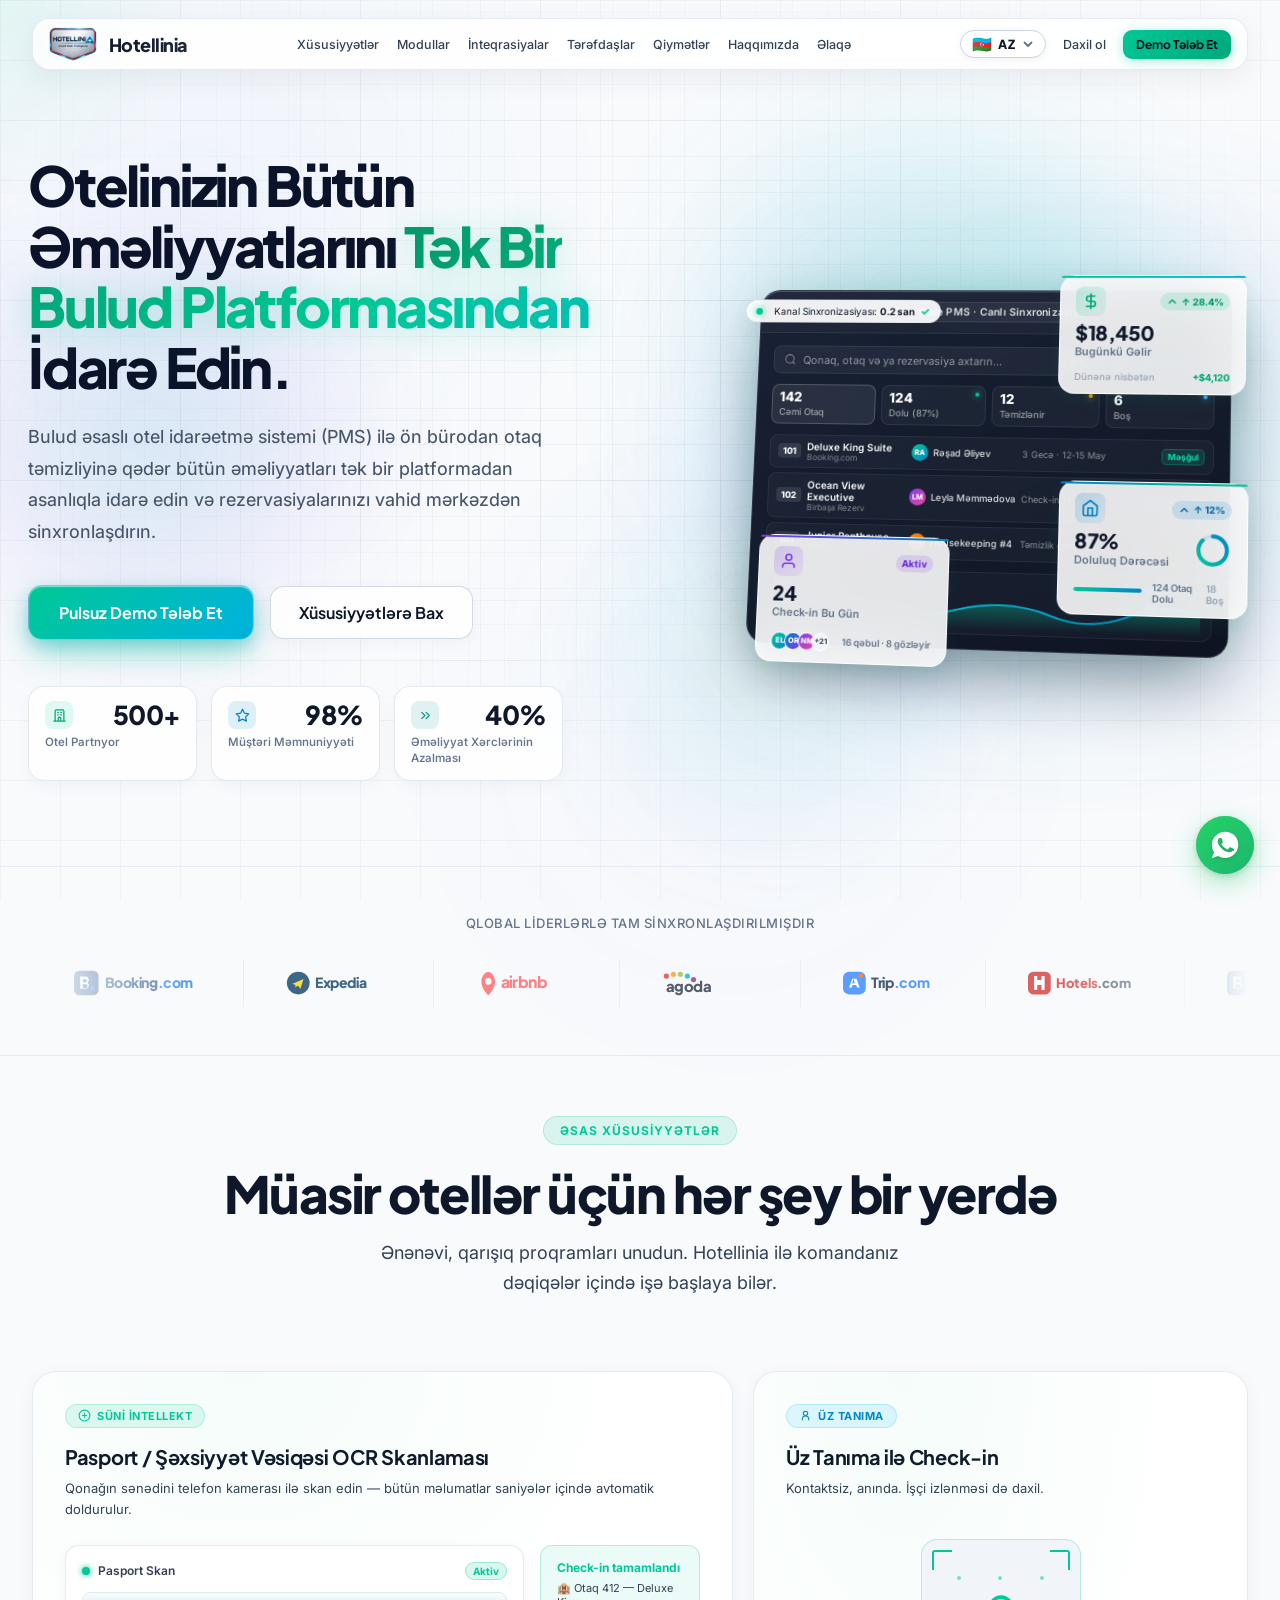
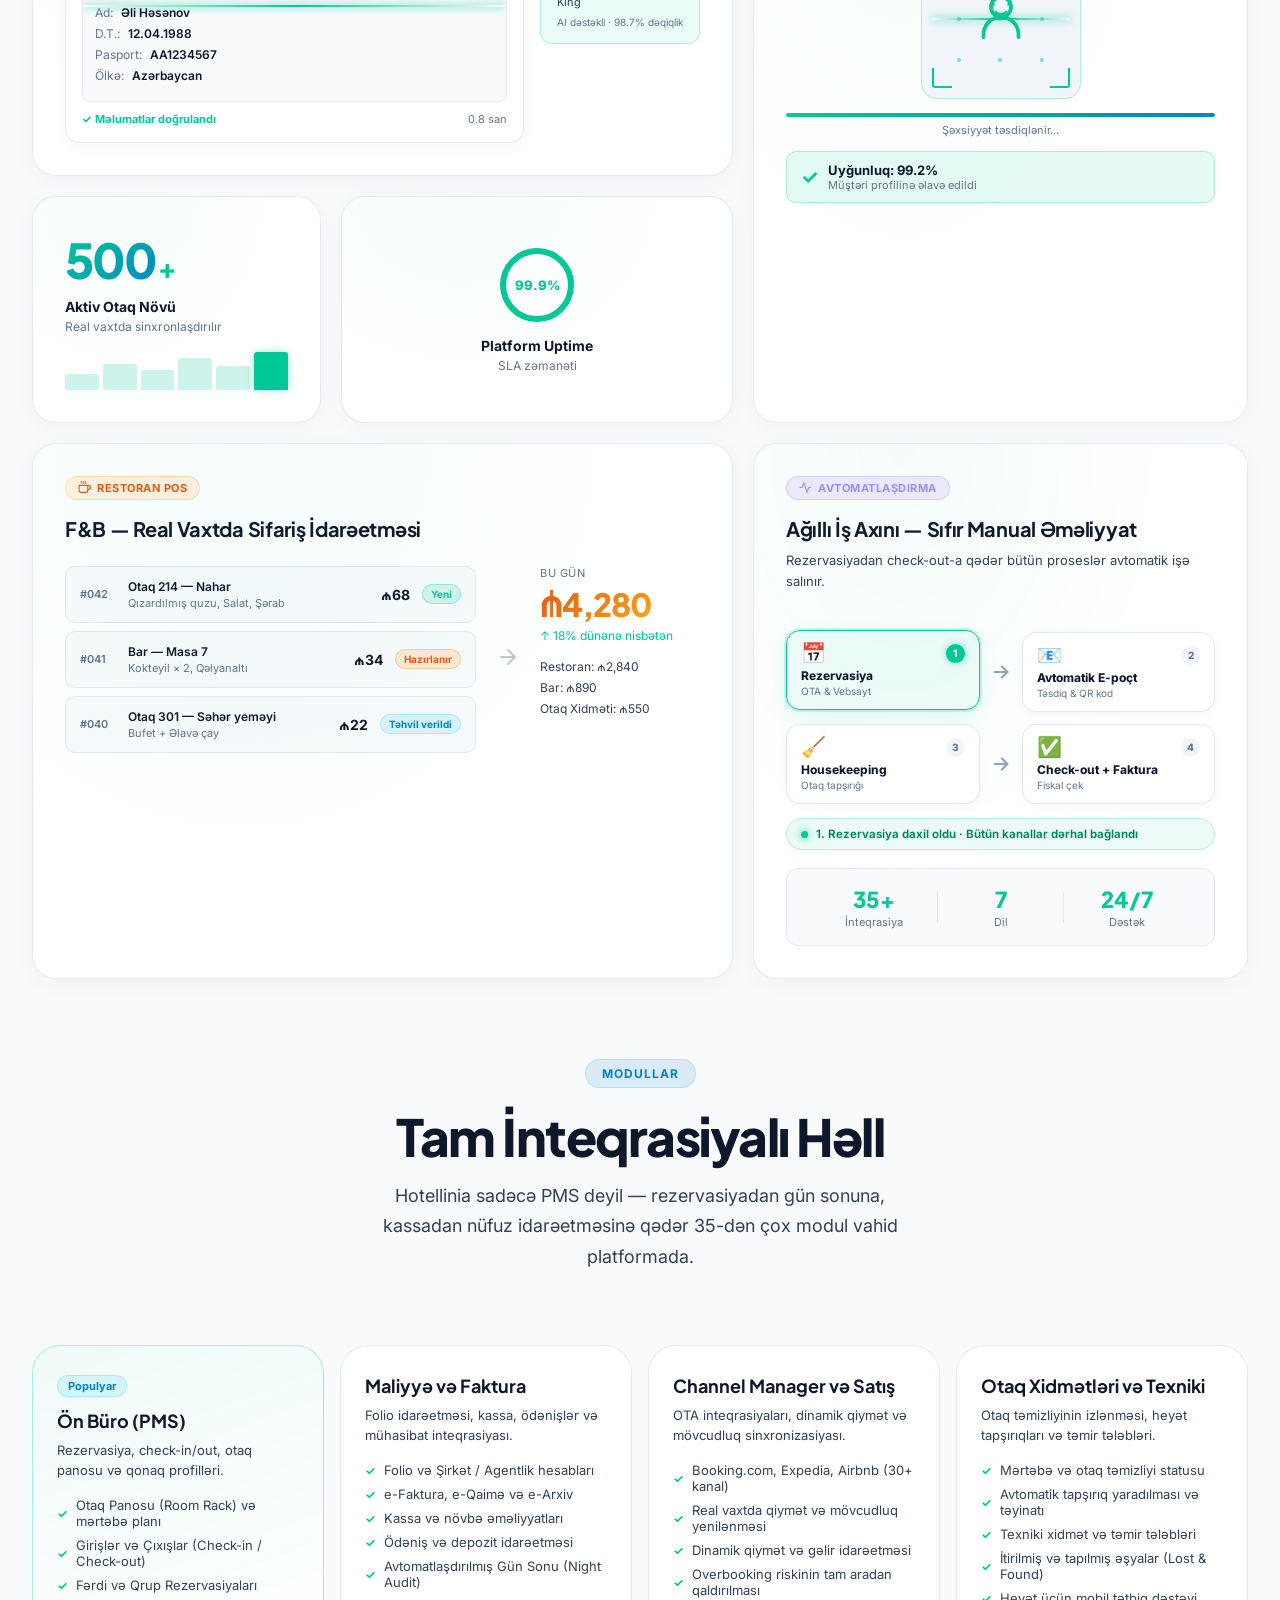
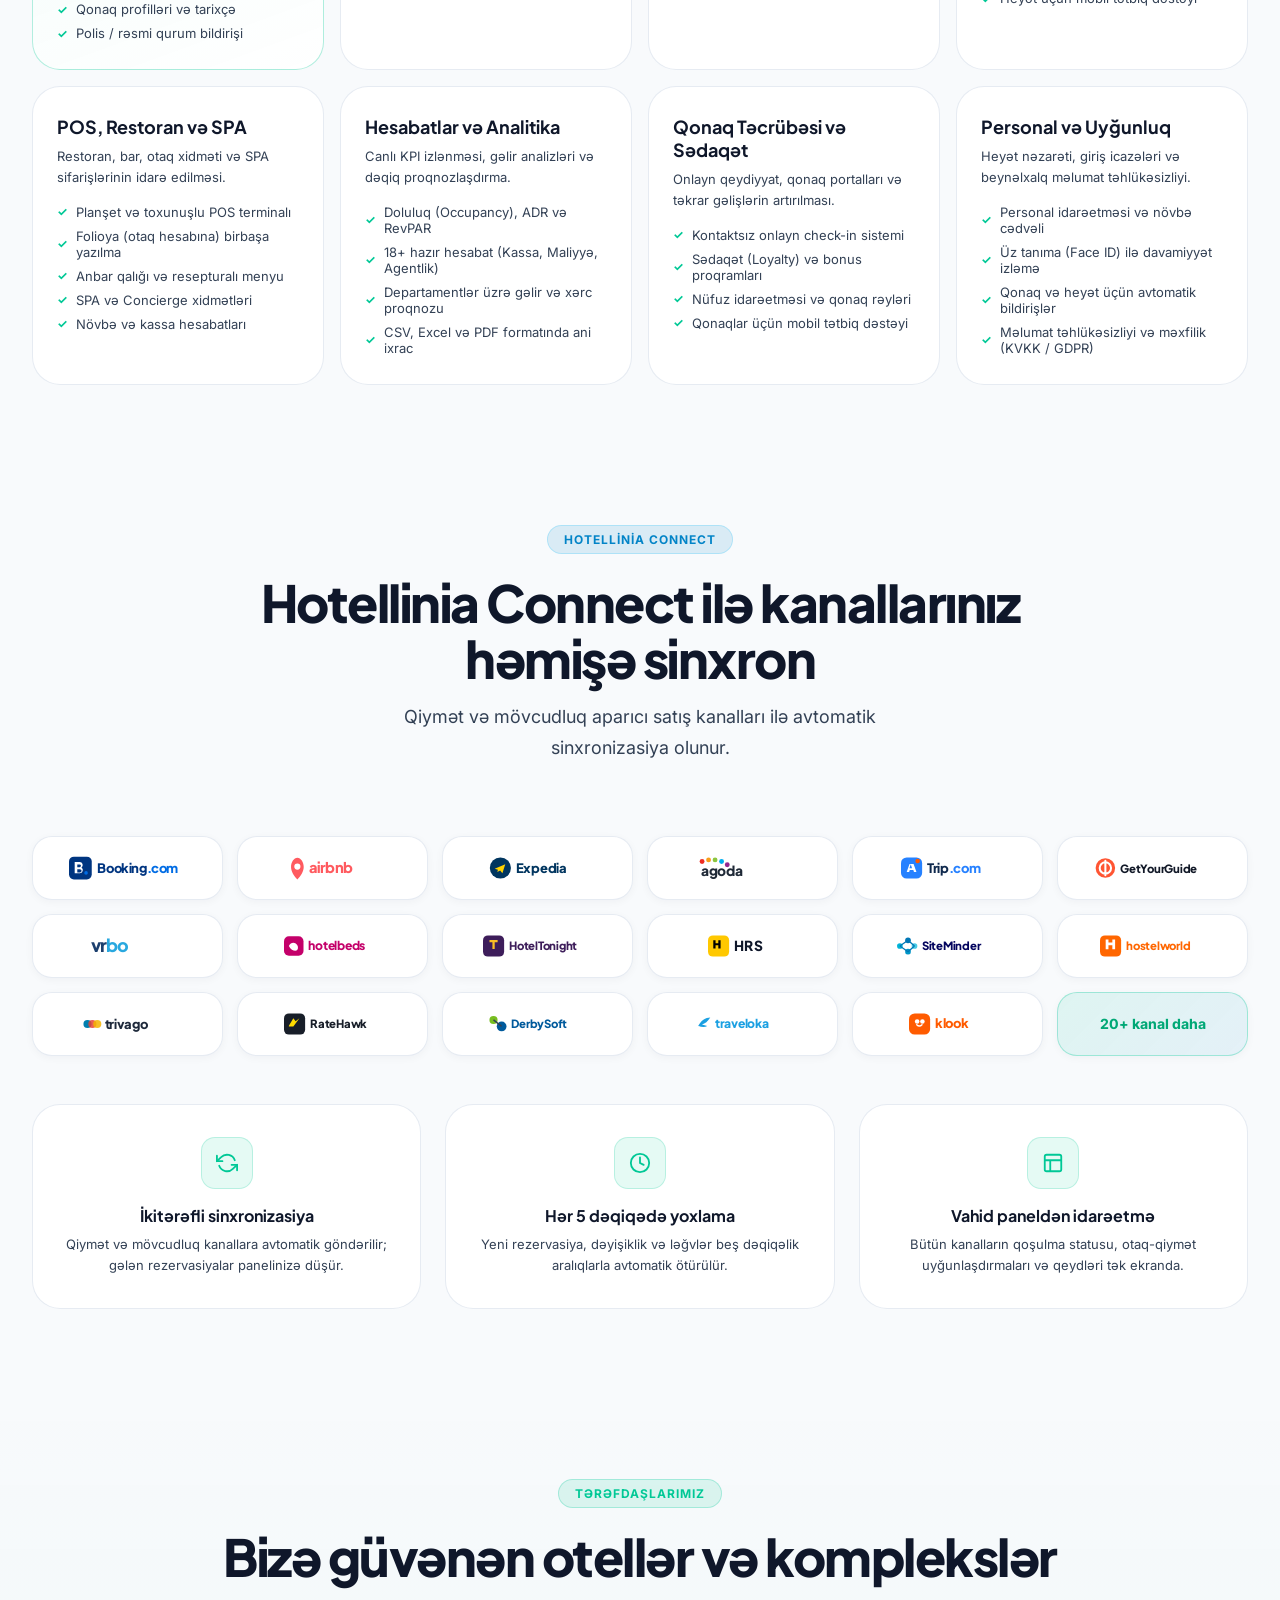
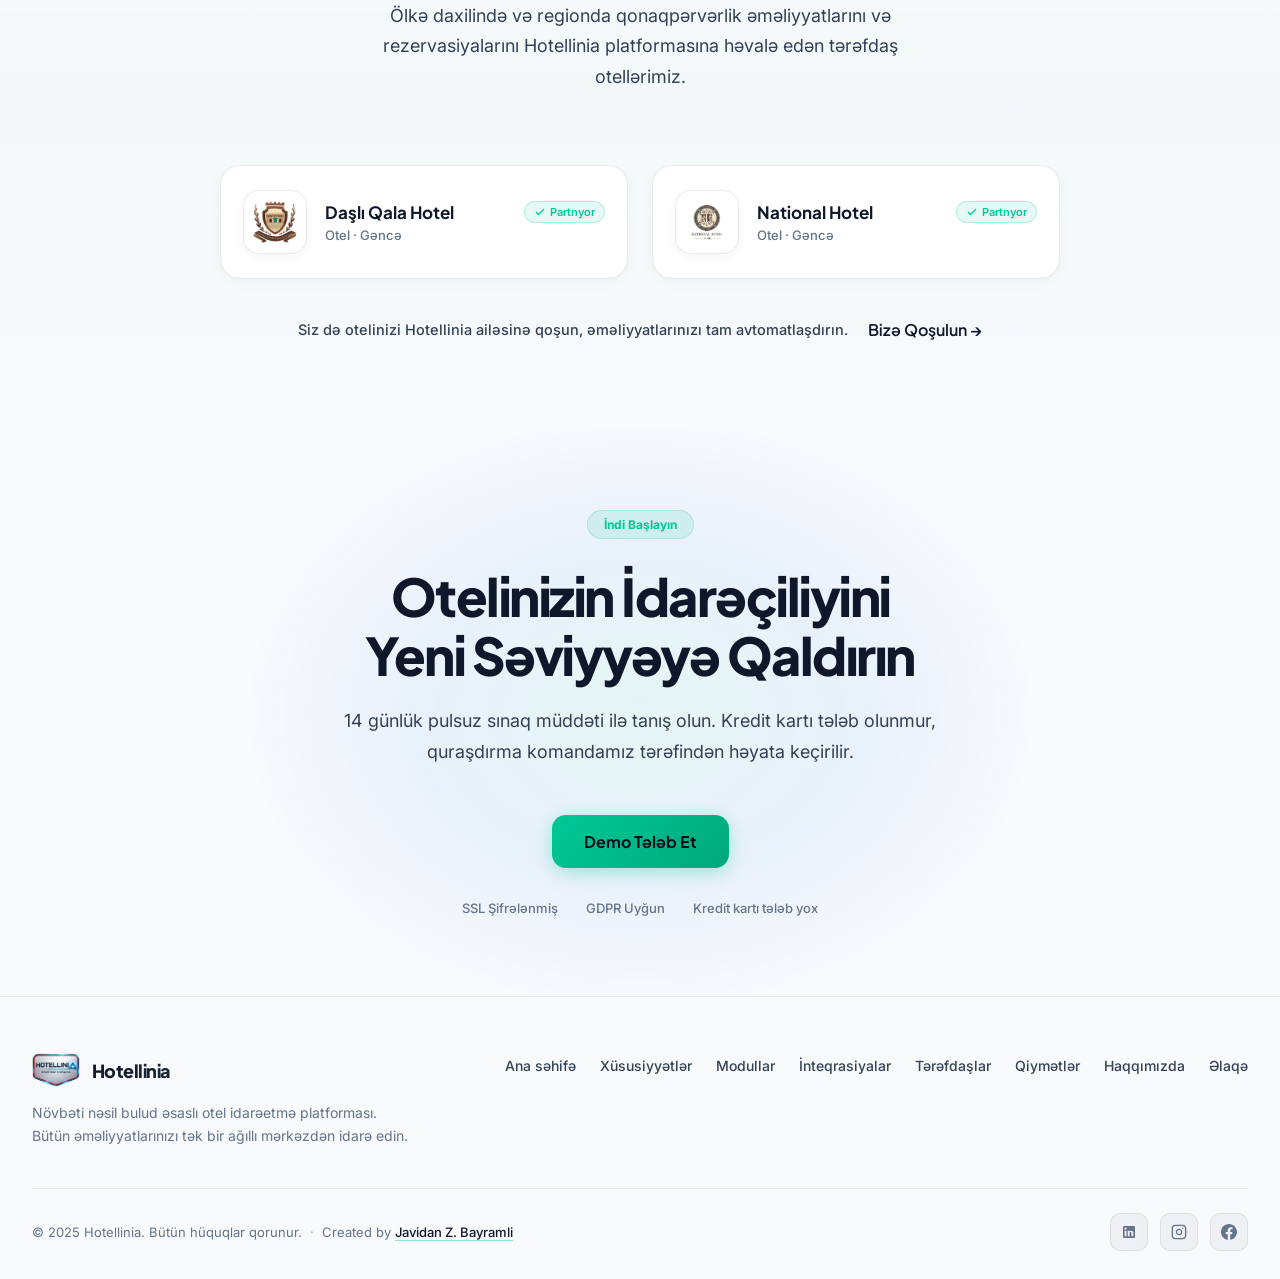
<file: index.html>
<!DOCTYPE html>
<html lang="az">
<head>
  <meta charset="UTF-8" />
  <meta name="viewport" content="width=device-width, initial-scale=1.0" />
  
  <!-- Technical SEO: Canonical & Multi-language Alternate Hreflang Tags -->
  <link rel="canonical" href="https://hotellinia.com/" />
  <link rel="alternate" hreflang="az" href="https://hotellinia.com/" />
  <link rel="alternate" hreflang="ru" href="https://hotellinia.com/?lang=ru" />
  <link rel="alternate" hreflang="x-default" href="https://hotellinia.com/" />

  <!-- Primary Meta Tags -->
  <title>Hotellinia — Bulud Əsaslı Otel İdarəetmə Sistemi (PMS)</title>
  <meta name="title" content="Hotellinia — Bulud Əsaslı Otel İdarəetmə Sistemi (PMS)" />
  <meta name="description" content="Hotellinia — Azərbaycan otelləri üçün müasir bulud PMS, Kanal Meneceri və qeydiyyat sistemi. Rezervasiyaları vahid mərkəzdən asanlıqla idarə edin." />
  <meta name="keywords" content="otel idarəetmə sistemi, PMS Azərbaycan, hotel software Baku, bulud PMS, channel manager, otel proqramı, Hotellinia, система управления отелем, гостиничный софт Баку" />
  <meta name="robots" content="index, follow, max-image-preview:large, max-snippet:-1, max-video-preview:-1" />

  <!-- Local GEO Targeting (Azerbaijan / Baku) -->
  <meta name="geo.region" content="AZ-BA" />
  <meta name="geo.placename" content="Baku, Azerbaijan" />
  <meta name="geo.position" content="40.4093;49.8671" />
  <meta name="ICBM" content="40.4093, 49.8671" />

  <!-- Open Graph / Facebook -->
  <meta property="og:type" content="website" />
  <meta property="og:site_name" content="Hotellinia" />
  <meta property="og:url" content="https://hotellinia.com/" />
  <meta property="og:title" content="Hotellinia — Bulud Əsaslı Otel İdarəetmə Sistemi (PMS)" />
  <meta property="og:description" content="Ön bürodan otaq təmizliyinə qədər bütün əməliyyatları tək mərkəzdən idarə edin və rezervasiyaları avtomatlaşdırın." />
  <meta property="og:image" content="https://hotellinia.com/hotellinia-logo.png" />
  <meta property="og:image:width" content="1200" />
  <meta property="og:image:height" content="630" />
  <meta property="og:locale" content="az_AZ" />
  <meta property="og:locale:alternate" content="ru_RU" />

  <!-- Twitter Meta Tags -->
  <meta name="twitter:card" content="summary_large_image" />
  <meta name="twitter:url" content="https://hotellinia.com/" />
  <meta name="twitter:title" content="Hotellinia — Bulud Əsaslı Otel İdarəetmə Sistemi (PMS)" />
  <meta name="twitter:description" content="Ön bürodan otaq təmizliyinə qədər bütün əməliyyatları tək bir bulud platformasından idarə edin." />
  <meta name="twitter:image" content="https://hotellinia.com/hotellinia-logo.png" />

  <!-- Fonts & Core Stylesheet -->
  <link rel="preconnect" href="https://fonts.googleapis.com" />
  <link rel="preconnect" href="https://fonts.gstatic.com" crossorigin />
  <link href="https://fonts.googleapis.com/css2?family=Plus+Jakarta+Sans:wght@300;400;500;600;700;800&family=Inter:wght@300;400;500;600;700&display=swap" rel="stylesheet" />
  <link rel="stylesheet" href="style.css?v=8" />
  <link rel="icon" type="image/png" href="hotellinia-logo.png" />
  <link rel="apple-touch-icon" sizes="180x180" href="hotellinia-logo.png" />

  <!-- JSON-LD Structured Data Schema (SoftwareApplication & LocalBusiness for GEO visibility) -->
  <script type="application/ld+json">
  {
    "@context": "https://schema.org",
    "@graph": [
      {
        "@type": "SoftwareApplication",
        "@id": "https://hotellinia.com/#software",
        "name": "Hotellinia",
        "url": "https://hotellinia.com",
        "applicationCategory": "BusinessApplication",
        "operatingSystem": "Cloud, Web Browser, iOS, Android",
        "description": "Növbəti nəsil bulud əsaslı otel idarəetmə sistemi (PMS), Kanal Meneceri (Channel Manager), AI sənəd skaneri və vahid rezervasiya mərkəzi.",
        "inLanguage": ["az", "ru", "en"],
        "offers": {
          "@type": "Offer",
          "price": "0",
          "priceCurrency": "AZN",
          "availability": "https://schema.org/InStock"
        },
        "aggregateRating": {
          "@type": "AggregateRating",
          "ratingValue": "4.9",
          "reviewCount": "128",
          "bestRating": "5",
          "worstRating": "1"
        },
        "featureList": [
          "Bulud Əsaslı PMS (Property Management System)",
          "2-Tərəfli Real-vaxt Kanal Meneceri (Booking.com, Airbnb, Expedia)",
          "AI Pasport və Şəxsiyyət Vəsiqəsi OCR Skaneri",
          "Avtomatlaşdırılmış Housekeeping və Otaq Xidmətləri",
          "F&B və Restoran POS İnteqrasiyası",
          "Avtomatlaşdırılmış Faktura və Maliyyə Hesabatları"
        ]
      },
      {
        "@type": "LocalBusiness",
        "@id": "https://hotellinia.com/#organization",
        "name": "Hotellinia",
        "legalName": "Hotellinia Hospitality Technologies LLC",
        "url": "https://hotellinia.com",
        "logo": "https://hotellinia.com/hotellinia-logo.png",
        "image": "https://hotellinia.com/hotellinia-logo.png",
        "description": "Azərbaycan və region üzrə otellər üçün innovativ bulud texnologiyaları və idarəetmə sistemləri.",
        "telephone": "+994 50 000 00 00",
        "priceRange": "$$",
        "address": {
          "@type": "PostalAddress",
          "streetAddress": "Nizami küçəsi",
          "addressLocality": "Bakı",
          "addressRegion": "Bakı",
          "postalCode": "AZ1000",
          "addressCountry": "AZ"
        },
        "geo": {
          "@type": "GeoCoordinates",
          "latitude": 40.409264,
          "longitude": 49.867092
        },
        "areaServed": [
          { "@type": "Country", "name": "Azerbaijan" },
          { "@type": "City", "name": "Baku" },
          { "@type": "Country", "name": "Kazakhstan" },
          { "@type": "Country", "name": "Uzbekistan" },
          { "@type": "Country", "name": "Georgia" }
        ],
        "knowsLanguage": ["az", "ru", "en"]
      }
    ]
  }
  </script>
</head>
<body>

  <!-- ═══════════════════════════════════════════
       PREMIUM FULL-SCREEN ONBOARDING PRE-LOADER
  ═══════════════════════════════════════════ -->
  <div class="preloader-screen" id="hotelliniaPreloader" aria-hidden="true">
    <div class="preloader-ambient-glow"></div>
    <div class="preloader-mesh-grid"></div>
    <div class="preloader-content">
      <div class="preloader-logo-wrap">
        <div class="preloader-logo-aura"></div>
        <img src="hotellinia-logo.png" alt="Hotellinia — Bulud Əsaslı Ağıllı Otel İdarəetmə Sistemi Logosu" data-i18n-alt="alt.logo" class="preloader-logo-img" />
      </div>
      <div class="preloader-slogan-wrap">
        <p class="preloader-slogan" data-i18n="preloader.slogan">
          Mükəmməl qonaqpərvərlik sizdən, <br class="preloader-br" /><span class="preloader-slogan-accent">gələcəyin texnologiyası bizdən!</span>
        </p>
        <div class="preloader-glow-bar"></div>
      </div>
    </div>
    <button type="button" class="preloader-skip" id="preloaderSkip" aria-label="Keç" data-i18n="preloader.skip">Keçid ✕</button>
  </div>

  <!-- ─── CURSOR GLOW ─── -->
  <div class="cursor-glow" id="cursorGlow"></div>

  <!-- ─── BACKGROUND NOISE & GRID ─── -->
  <div class="bg-grid"></div>
  <div class="bg-radials">
    <div class="radial radial-1"></div>
    <div class="radial radial-2"></div>
    <div class="radial radial-3"></div>
  </div>

  <!-- ═══════════════════════════════════════════
       NAVBAR
  ═══════════════════════════════════════════ -->
  <header class="navbar" id="navbar">
    <div class="nav-inner">
      <a href="index.html" class="logo" id="logo-link" aria-label="Hotellinia Ana Səhifə">
        <img src="hotellinia-logo.png" alt="Hotellinia — Bulud Əsaslı Ağıllı Otel İdarəetmə Sistemi Logosu" data-i18n-alt="alt.logo" class="logo-img" />
        <span class="logo-text">Hotellinia</span>
      </a>

      
      


      <nav class="nav-links" id="navLinksDesktop">
        <a href="#features" class="nav-link" data-i18n="nav.features">Xüsusiyyətlər</a>
        <a href="#modules" class="nav-link" data-i18n="nav.modules">Modullar</a>
        <a href="#connect" class="nav-link" data-i18n="nav.integrations">İnteqrasiyalar</a>
        <a href="#partners" class="nav-link" data-i18n="nav.partners">Tərəfdaşlar</a>
        <a href="pricing.html" class="nav-link" data-i18n="nav.pricing">Qiymətlər</a>
        <a href="about.html" class="nav-link" data-i18n="nav.about">Haqqımızda</a>
        <a href="contact.html" class="nav-link" data-i18n="nav.contact">Əlaqə</a>
      </nav>

      <div class="nav-actions">
        <!-- Cool Language Dropdown -->
        <div class="lang-dropdown" id="langDropdown">
          <button type="button" class="lang-dropdown-btn" id="langDropdownBtn" aria-expanded="false" aria-haspopup="true" aria-label="Dil seçimi">
            <span class="lang-flag" id="langActiveFlag">🇦🇿</span>
            <span class="lang-code" id="langActiveCode">AZ</span>
            <svg class="lang-arrow" width="12" height="12" viewBox="0 0 12 12" fill="none">
              <path d="M2.5 4.5L6 8L9.5 4.5" stroke="currentColor" stroke-width="1.8" stroke-linecap="round" stroke-linejoin="round"/>
            </svg>
          </button>
          <div class="lang-dropdown-menu" id="langDropdownMenu" role="menu">
            <button type="button" class="lang-dropdown-item active" data-lang="az" role="menuitem">
              <span class="item-flag">🇦🇿</span>
              <div class="item-text">
                <span class="item-name">Azərbaycan</span>
                <span class="item-sub">AZ · Əsas dil</span>
              </div>
              <span class="item-check">✓</span>
            </button>
            <button type="button" class="lang-dropdown-item" data-lang="ru" role="menuitem">
              <span class="item-flag">🇷🇺</span>
              <div class="item-text">
                <span class="item-name">Русский</span>
                <span class="item-sub">RU · Язык интерфейса</span>
              </div>
              <span class="item-check">✓</span>
            </button>
          </div>
        </div>
        <a href="https://app.hotellinia.com" target="_blank" rel="noopener noreferrer" class="nav-login" data-i18n="nav.login" aria-label="Müştəri kabinetinə daxil ol">Daxil ol</a>
        <a href="contact.html#contactForm" class="btn btn-glow" id="nav-demo-btn" data-i18n="nav.demo" aria-label="Hotellinia üçün demo tələb edin">Demo Tələb Et</a>
        <button class="hamburger" id="hamburgerBtn" aria-label="Menyu" aria-expanded="false">
          <span></span><span></span><span></span>
        </button>
      </div>
    </div>
  </header>

  <!-- Mobile fullscreen menu — direct body child, no stacking context issues -->
  <div class="mobile-menu" id="mobileMenu" role="dialog" aria-modal="true" aria-label="Naviqasiya menyusu">
    <button class="mob-close" id="mobCloseBtn" aria-label="Menyunu bağla">
      <svg width="20" height="20" viewBox="0 0 20 20" fill="none"><path d="M2 2L18 18M18 2L2 18" stroke="currentColor" stroke-width="2" stroke-linecap="round"/></svg>
    </button>
    <div class="mob-logo">
      <img src="hotellinia-logo.png" alt="Hotellinia — Bulud Əsaslı Ağıllı Otel İdarəetmə Sistemi Logosu" data-i18n-alt="alt.logo" class="mob-logo-img" />
      <span>Hotellinia</span>
    </div>
    <div class="mob-lang-wrapper">
      <div class="mob-lang-label" data-i18n="nav.lang_label">Dil seçimi</div>
      <div class="mob-lang-bar">
        <button type="button" class="mob-lang-btn active" data-lang="az">
          <span class="mob-lang-flag">🇦🇿</span>
          <span>AZ</span>
          <span class="mob-lang-check">✓</span>
        </button>
        <button type="button" class="mob-lang-btn" data-lang="ru">
          <span class="mob-lang-flag">🇷🇺</span>
          <span>RU</span>
          <span class="mob-lang-check">✓</span>
        </button>
      </div>
    </div>
    <nav class="mob-links">
        <a href="#features" class="mob-link" id="mob-link-0" data-i18n="nav.features">Xüsusiyyətlər</a>
        <a href="#modules" class="mob-link" id="mob-link-1" data-i18n="nav.modules">Modullar</a>
        <a href="#connect" class="mob-link" id="mob-link-2" data-i18n="nav.integrations">İnteqrasiyalar</a>
        <a href="#partners" class="mob-link" id="mob-link-partners" data-i18n="nav.partners">Tərəfdaşlar</a>
        <a href="pricing.html" class="mob-link" id="mob-link-3" data-i18n="nav.pricing">Qiymətlər</a>
        <a href="about.html" class="mob-link" id="mob-link-4" data-i18n="nav.about">Haqqımızda</a>
        <a href="contact.html" class="mob-link" id="mob-link-5" data-i18n="nav.contact">Əlaqə</a>
    </nav>
    <div class="mob-actions">
      <a href="contact.html#contactForm" class="btn btn-glow btn-block" data-i18n="nav.free_demo" aria-label="Mobil menyudan pulsuz demo sifariş edin">⚡ Pulsuz Demo Tələb Et</a>
      <a href="https://app.hotellinia.com" target="_blank" rel="noopener noreferrer" class="btn btn-ghost btn-block" style="margin-top:8px;" data-i18n="nav.login">Daxil ol</a>
    </div>
    <div class="mob-footer-note" data-i18n="nav.partner_badge">Azərbaycan · 500+ Otel Partnyor</div>
  </div>

  <main>

    <!-- ═══════════════════════════════════════════
         HERO SECTION
    ═══════════════════════════════════════════ -->
    <!-- ═══════════════════════════════════════════
         HERO SECTION — ULTRA-PREMIUM B2B SAAS
    ═══════════════════════════════════════════ -->
    <section class="hero" id="hero">
      <!-- Ambient light mode geometric grid & luminous glowing light orbs -->
      <div class="hero-grid-bg" aria-hidden="true"></div>
      <div class="hero-orb hero-orb-1" aria-hidden="true"></div>
      <div class="hero-orb hero-orb-2" aria-hidden="true"></div>
      <div class="hero-orb hero-orb-3" aria-hidden="true"></div>

      <!-- LEFT COLUMN: Content & CTAs -->
      <div class="hero-content">
        <!-- Massive Tightly Tracked Headline with Emerald-to-Cyan Gradient -->
        <h1 class="hero-headline" data-i18n="hero.headline">
          Otelinizin Bütün Əməliyyatlarını
          <span class="gradient-text">Tək Bir Bulud Platformasından</span> İdarə Edin.
        </h1>

        <!-- Sleek Slate Gray Sub-headline -->
        <p class="hero-sub" data-i18n="hero.sub">
          Bulud əsaslı otel idarəetmə sistemi (PMS) ilə ön bürodan otaq təmizliyinə qədər bütün əməliyyatları tək bir platformadan asanlıqla idarə edin və rezervasiyalarınızı vahid mərkəzdən sinxronlaşdırın.
        </p>

        <!-- Elevated CTAs -->
        <div class="hero-ctas">
          <a href="contact.html#contactForm" class="btn btn-primary btn-xl" id="hero-cta-btn" data-i18n="hero.cta_demo" aria-label="14 günlük pulsuz Hotellinia demo versiyasını başladın">
            <svg width="18" height="18" viewBox="0 0 24 24" fill="none"><path d="M13 2L3 14h9l-1 8 10-12h-9l1-8z" stroke="currentColor" stroke-width="2.2" stroke-linecap="round" stroke-linejoin="round"/></svg>
            Pulsuz Demo Tələb Et
          </a>
          <a href="#features" class="btn btn-ghost btn-xl" id="hero-features-link" data-i18n="hero.cta_features" aria-label="Hotellinia platformasının əsas funksiyalarına və imkanlarına baxın">
            <svg width="18" height="18" viewBox="0 0 24 24" fill="none"><circle cx="12" cy="12" r="10" stroke="currentColor" stroke-width="2"/><polygon points="10 8 16 12 10 16 10 8" fill="currentColor"/></svg>
            Xüsusiyyətlərə Bax
          </a>
        </div>

        <!-- Minimalist Glassmorphic Micro-Stat Cards -->
        <div class="hero-stats">
          <div class="stat-card">
            <div class="stat-card-glow"></div>
            <div class="stat-top">
              <span class="stat-icon green">
                <svg width="15" height="15" viewBox="0 0 24 24" fill="none"><path d="M19 21V5a2 2 0 00-2-2H7a2 2 0 00-2 2v16m14 0h2m-2 0h-5m-9 0H3m2 0h5M9 7h1m-1 4h1m4-4h1m-1 4h1m-5 10v-5a1 1 0 011-1h2a1 1 0 011 1v5m-4 0h4" stroke="currentColor" stroke-width="2" stroke-linecap="round"/></svg>
              </span>
              <span class="stat-num">500<span class="stat-plus">+</span></span>
            </div>
            <span class="stat-label" data-i18n="hero.stat1_label">Otel Partnyor</span>
          </div>

          <div class="stat-card">
            <div class="stat-card-glow"></div>
            <div class="stat-top">
              <span class="stat-icon cyan">
                <svg width="15" height="15" viewBox="0 0 24 24" fill="none"><path d="M12 2l3.09 6.26L22 9.27l-5 4.87 1.18 6.88L12 17.77l-6.18 3.25L7 14.14 2 9.27l6.91-1.01L12 2z" stroke="currentColor" stroke-width="2" stroke-linecap="round" stroke-linejoin="round"/></svg>
              </span>
              <span class="stat-num">98<span class="stat-plus">%</span></span>
            </div>
            <span class="stat-label" data-i18n="hero.stat2_label">Müştəri Məmnuniyyəti</span>
          </div>

          <div class="stat-card">
            <div class="stat-card-glow"></div>
            <div class="stat-top">
              <span class="stat-icon teal">
                <svg width="15" height="15" viewBox="0 0 24 24" fill="none"><path d="M13 17l5-5-5-5M6 17l5-5-5-5" stroke="currentColor" stroke-width="2" stroke-linecap="round" stroke-linejoin="round"/></svg>
              </span>
              <span class="stat-num">40<span class="stat-plus">%</span></span>
            </div>
            <span class="stat-label" data-i18n="hero.stat3_label">Əməliyyat Xərclərinin Azalması</span>
          </div>
        </div>
      </div>

      <!-- RIGHT COLUMN: Hyper-Realistic Isometric 3D Glassmorphism SaaS Stage -->
      <div class="hero-visual">
        <div class="hero-stage-aura" aria-hidden="true"></div>

        <div class="hero-isometric-scene">
          <!-- Primary Obsidian Glassmorphism Dashboard Window -->
          <div class="hero-dashboard-window">
            <!-- Mac OS Window Titlebar -->
            <div class="dash-window-header">
              <div class="dash-window-dots">
                <span class="dot dot-red"></span>
                <span class="dot dot-yellow"></span>
                <span class="dot dot-green"></span>
              </div>
              <div class="dash-window-pill">
                <span class="dash-pulse-dot"></span>
                <span class="dash-pill-text" data-i18n="hero.dash_title">Hotellinia Core PMS · Canlı Sinxronizasiya</span>
              </div>
              <div class="dash-window-meta">
                <span class="dash-time-badge">
                  <svg width="11" height="11" viewBox="0 0 24 24" fill="none"><circle cx="12" cy="12" r="10" stroke="currentColor" stroke-width="2"/><polyline points="12 6 12 12 16 14" stroke="currentColor" stroke-width="2"/></svg>
                  <span data-i18n="hero.dash_active">24/7 Aktiv</span>
                </span>
              </div>
            </div>

            <!-- Dashboard Body -->
            <div class="dash-window-body">
              <!-- Search & Realtime OTA Status Bar -->
              <div class="dash-toolbar">
                <div class="dash-search-mock">
                  <svg width="13" height="13" viewBox="0 0 24 24" fill="none"><circle cx="11" cy="11" r="8" stroke="currentColor" stroke-width="2"/><path d="M21 21l-4.35-4.35" stroke="currentColor" stroke-width="2"/></svg>
                  <span data-i18n="hero.dash_search">Qonaq, otaq və ya rezervasiya axtarın...</span>
                  <kbd class="dash-kbd">⌘K</kbd>
                </div>
                <div class="dash-sync-badge">
                  <span class="sync-dot-live"></span>
                  <span class="sync-txt" data-i18n="hero.dash_ota_status">OTA Tam Aktiv</span>
                </div>
              </div>

              <!-- Quick Room Metrics Chips -->
              <div class="dash-quick-stats">
                <div class="dash-stat-chip active">
                  <span class="chip-num">142</span>
                  <span class="chip-label" data-i18n="hero.dash_chip_total">Cəmi Otaq</span>
                </div>
                <div class="dash-stat-chip chip-occupied">
                  <span class="chip-dot"></span>
                  <span class="chip-num">124</span>
                  <span class="chip-label" data-i18n="hero.dash_chip_occ">Dolu (87%)</span>
                </div>
                <div class="dash-stat-chip chip-clean">
                  <span class="chip-dot"></span>
                  <span class="chip-num">12</span>
                  <span class="chip-label" data-i18n="hero.dash_chip_clean">Təmizlənir</span>
                </div>
                <div class="dash-stat-chip chip-free">
                  <span class="chip-dot"></span>
                  <span class="chip-num">6</span>
                  <span class="chip-label" data-i18n="hero.dash_chip_free">Boş</span>
                </div>
              </div>

              <!-- Live Room Matrix List -->
              <div class="dash-rooms-table">
                <div class="dash-row">
                  <div class="room-col-badge">
                    <span class="room-pill">101</span>
                    <div class="room-meta">
                      <span class="room-name">Deluxe King Suite</span>
                      <span class="room-channel">Booking.com</span>
                    </div>
                  </div>
                  <div class="room-guest">
                    <span class="guest-avatar av-1">RA</span>
                    <span class="guest-name" data-i18n="hero.dash_guest1">Rəşad Əliyev</span>
                  </div>
                  <div class="room-stay" data-i18n="hero.dash_stay1">3 Gecə · 12-15 May</div>
                  <div class="room-status status-occupied" data-i18n="hero.dash_status_occ">Məşğul</div>
                </div>

                <div class="dash-row">
                  <div class="room-col-badge">
                    <span class="room-pill">102</span>
                    <div class="room-meta">
                      <span class="room-name">Ocean View Executive</span>
                      <span class="room-channel" data-i18n="hero.dash_channel_direct">Birbaşa Rezerv</span>
                    </div>
                  </div>
                  <div class="room-guest">
                    <span class="guest-avatar av-2">LM</span>
                    <span class="guest-name" data-i18n="hero.dash_guest2">Leyla Məmmədova</span>
                  </div>
                  <div class="room-stay" data-i18n="hero.dash_stay2">Check-in 14:00</div>
                  <div class="room-status status-checkin" data-i18n="hero.dash_status_wait">Gözləmədə</div>
                </div>

                <div class="dash-row">
                  <div class="room-col-badge">
                    <span class="room-pill">103</span>
                    <div class="room-meta">
                      <span class="room-name">Junior Penthouse</span>
                      <span class="room-channel">Airbnb</span>
                    </div>
                  </div>
                  <div class="room-guest">
                    <span class="guest-avatar av-3">HK</span>
                    <span class="guest-name" data-i18n="hero.dash_guest3">Housekeeping #4</span>
                  </div>
                  <div class="room-stay" data-i18n="hero.dash_stay3">Təmizlik gedir</div>
                  <div class="room-status status-clean" data-i18n="hero.dash_status_clean">Təmizlənir</div>
                </div>
              </div>

              <!-- Live Revenue Sparkline Chart Area -->
              <div class="dash-chart-footer">
                <div class="chart-footer-label">
                  <span class="chart-spark-title" data-i18n="hero.dash_chart_title">Real Vaxtda Rezervasiya Axını</span>
                  <span class="chart-spark-badge" data-i18n="hero.dash_chart_badge">Canlı Rejim</span>
                </div>
                <div class="dash-sparkline-svg">
                  <svg viewBox="0 0 340 46" fill="none" class="chart-svg" preserveAspectRatio="none">
                    <defs>
                      <linearGradient id="chartGrad" x1="0" y1="0" x2="0" y2="1">
                        <stop offset="0%" stop-color="#00C896" stop-opacity="0.38"/>
                        <stop offset="100%" stop-color="#00C896" stop-opacity="0"/>
                      </linearGradient>
                      <linearGradient id="chartLineGrad" x1="0" y1="0" x2="1" y2="0">
                        <stop offset="0%" stop-color="#00C896"/>
                        <stop offset="45%" stop-color="#06B6D4"/>
                        <stop offset="100%" stop-color="#0284C7"/>
                      </linearGradient>
                    </defs>
                    <path d="M0,38 Q40,28 75,32 T150,18 T225,24 T300,8 L340,12 L340,46 L0,46 Z" fill="url(#chartGrad)"/>
                    <path d="M0,38 Q40,28 75,32 T150,18 T225,24 T300,8 L340,12" stroke="url(#chartLineGrad)" stroke-width="2.5" stroke-linecap="round"/>
                    <circle cx="300" cy="8" r="4" fill="#00C896" filter="drop-shadow(0 0 6px #00C896)"/>
                  </svg>
                </div>
              </div>
            </div>
          </div>

          <!-- ════ FLOATING DATA CARDS IN 3D SPACE ════ -->

          <!-- CARD 1: $18,450 Bugünkü Gəlir (with a green upward trend) -->
          <div class="float-card float-card-1 float-card-revenue" id="float-card-revenue">
            <div class="float-card-glow"></div>
            <div class="float-card-header">
              <div class="float-icon-box green">
                <svg width="18" height="18" viewBox="0 0 24 24" fill="none"><path d="M12 2v20M17 5H9.5a3.5 3.5 0 100 7h5a3.5 3.5 0 110 7H6" stroke="currentColor" stroke-width="2.2" stroke-linecap="round"/></svg>
              </div>
              <div class="float-trend-pill green">
                <svg width="12" height="12" viewBox="0 0 24 24" fill="none"><polyline points="18 15 12 9 6 15" stroke="currentColor" stroke-width="2.5" stroke-linecap="round" stroke-linejoin="round"/></svg>
                <span>↑ 28.4%</span>
              </div>
            </div>
            <div class="float-card-main">
              <div class="float-card-val">$18,450</div>
              <div class="float-card-label" data-i18n="hero.float_rev">Bugünkü Gəlir</div>
            </div>
            <div class="float-card-foot">
              <span class="float-foot-muted" data-i18n="hero.float_rev_sub">Dünənə nisbətən</span>
              <span class="float-foot-tag green">+$4,120</span>
            </div>
          </div>

          <!-- CARD 2: 87% Doluluq Dərəcəsi -->
          <div class="float-card float-card-2 float-card-occupancy" id="float-card-occupancy">
            <div class="float-card-glow"></div>
            <div class="float-card-header">
              <div class="float-icon-box cyan">
                <svg width="18" height="18" viewBox="0 0 24 24" fill="none"><path d="M3 9l9-7 9 7v11a2 2 0 01-2 2H5a2 2 0 01-2-2V9z" stroke="currentColor" stroke-width="2.2"/><path d="M9 22V12h6v10" stroke="currentColor" stroke-width="2.2"/></svg>
              </div>
              <div class="float-trend-pill cyan">
                <svg width="12" height="12" viewBox="0 0 24 24" fill="none"><polyline points="18 15 12 9 6 15" stroke="currentColor" stroke-width="2.5" stroke-linecap="round" stroke-linejoin="round"/></svg>
                <span>↑ 12%</span>
              </div>
            </div>
            <div class="float-card-main occ-main">
              <div>
                <div class="float-card-val">87%</div>
                <div class="float-card-label" data-i18n="hero.float_occ">Doluluq Dərəcəsi</div>
              </div>
              <div class="occ-ring-wrap">
                <svg width="42" height="42" viewBox="0 0 42 42">
                  <circle cx="21" cy="21" r="16" fill="none" stroke="rgba(2, 132, 199, 0.12)" stroke-width="4.5"/>
                  <circle cx="21" cy="21" r="16" fill="none" stroke="url(#occGrad)" stroke-width="4.5" stroke-dasharray="100.5" stroke-dashoffset="13" stroke-linecap="round" transform="rotate(-90 21 21)"/>
                  <defs>
                    <linearGradient id="occGrad" x1="0" y1="0" x2="1" y2="1">
                      <stop offset="0%" stop-color="#00C896"/>
                      <stop offset="100%" stop-color="#0284C7"/>
                    </linearGradient>
                  </defs>
                </svg>
              </div>
            </div>
            <div class="float-card-foot">
              <div class="occ-progress-track">
                <div class="occ-progress-fill" style="width: 87%;"></div>
              </div>
              <div class="occ-legend">
                <span data-i18n="hero.float_occ_filled">124 Otaq Dolu</span>
                <span class="occ-legend-sub" data-i18n="hero.float_occ_empty">18 Boş</span>
              </div>
            </div>
          </div>

          <!-- CARD 3: 24 Check-in Bu Gün -->
          <div class="float-card float-card-3 float-card-checkin" id="float-card-checkin">
            <div class="float-card-glow"></div>
            <div class="float-card-header">
              <div class="float-icon-box purple">
                <svg width="18" height="18" viewBox="0 0 24 24" fill="none"><path d="M20 21v-2a4 4 0 00-4-4H8a4 4 0 00-4 4v2" stroke="currentColor" stroke-width="2.2"/><circle cx="12" cy="7" r="4" stroke="currentColor" stroke-width="2.2"/></svg>
              </div>
              <div class="float-trend-pill purple" data-i18n="hero.float_active">
                <span class="pulse-live-dot"></span>
                Aktiv
              </div>
            </div>
            <div class="float-card-main">
              <div class="float-card-val">24</div>
              <div class="float-card-label" data-i18n="hero.float_checkin">Check-in Bu Gün</div>
            </div>
            <div class="float-card-foot checkin-foot">
              <div class="avatar-stack">
                <span class="av-mini av-a">EL</span>
                <span class="av-mini av-b">OR</span>
                <span class="av-mini av-c">NM</span>
                <span class="av-mini-plus">+21</span>
              </div>
              <span class="checkin-note" data-i18n="hero.float_checkin_note">16 qəbul · 8 gözləyir</span>
            </div>
          </div>

          <!-- FLOATING DIRECT SYNC ACCENT PILL -->
          <div class="float-sync-pill">
            <span class="sync-ping-ring"></span>
            <span class="sync-ping-dot"></span>
            <span class="sync-pill-text" data-i18n="hero.float_sync">Kanal Sinxronizasiyası: <b>0.2 san</b></span>
            <span class="sync-check-badge">✓</span>
          </div>

        </div>
      </div>
    </section>

    <!-- ═══════════════════════════════════════════
         SOCIAL PROOF / INTEGRATIONS BAR
    ═══════════════════════════════════════════ -->
    <section class="integrations-bar" id="integrations">
      <div class="container">
        <p class="integrations-label" data-i18n="integ.label">Qlobal liderlərlə tam sinxronlaşdırılmışdır</p>
        <div class="marquee-wrap">
          <div class="marquee-track" id="marqueeTrack">
            <!-- 1. Booking.com -->
            <div class="marquee-item" title="Booking.com">
              <svg class="ota-logo" viewBox="0 0 145 32" fill="none">
                <rect width="28" height="28" y="2" rx="6" fill="#003580"/>
                <path d="M7 8.5h6.2a3.8 3.8 0 0 1 2.2 6.8 4 4 0 0 1-2.2 7.2H7V8.5zm3.2 3.1v3.4h2.8a1.7 1.7 0 0 0 0-3.4h-2.8zm0 5.8v4.2h3.2a2.1 2.1 0 0 0 0-4.2h-3.2z" fill="#FFFFFF"/>
                <circle cx="21" cy="22" r="2.2" fill="#006CE4"/>
                <text x="35" y="22" font-family="'Plus Jakarta Sans',Inter,sans-serif" font-weight="800" font-size="16" fill="#003580" letter-spacing="-0.5">Booking<tspan fill="#006CE4">.com</tspan></text>
              </svg>
            </div>
            <!-- 2. Expedia -->
            <div class="marquee-item" title="Expedia">
              <svg class="ota-logo" viewBox="0 0 120 32" fill="none">
                <circle cx="14" cy="16" r="13" fill="#00355F"/>
                <path d="M7 17l13-5.5-3.5 11-2.8-3.5-3.5 1.8 0.8-2.6-4-1.2z" fill="#FFD200"/>
                <text x="33" y="22" font-family="'Plus Jakarta Sans',Inter,sans-serif" font-weight="800" font-size="16" fill="#00355F" letter-spacing="-0.4">Expedia</text>
              </svg>
            </div>
            <!-- 3. Airbnb -->
            <div class="marquee-item" title="Airbnb">
              <svg class="ota-logo" viewBox="0 0 115 32" fill="none">
                <path d="M14 3.5c-4.2 0-7.8 5.6-7.8 11.2 0 5.8 4.2 11.8 7.8 15.3 3.6-3.5 7.8-9.5 7.8-15.3 0-5.6-3.6-11.2-7.8-11.2zm0 14.5a3.8 3.8 0 1 1 0-7.6 3.8 3.8 0 0 1 0 7.6z" fill="#FF5A5F"/>
                <text x="28" y="22" font-family="'Plus Jakarta Sans',Inter,sans-serif" font-weight="800" font-size="18" fill="#FF5A5F" letter-spacing="-0.6">airbnb</text>
              </svg>
            </div>
            <!-- 4. Agoda -->
            <div class="marquee-item" title="Agoda">
              <svg class="ota-logo" viewBox="0 0 110 32" fill="none">
                <circle cx="5" cy="8" r="3" fill="#EE2E24"/>
                <circle cx="13" cy="6" r="3" fill="#F89E1B"/>
                <circle cx="21" cy="6" r="3" fill="#8CC63F"/>
                <circle cx="29" cy="8" r="3" fill="#00AEEF"/>
                <circle cx="36" cy="12" r="3" fill="#92278F"/>
                <text x="4" y="26" font-family="'Plus Jakarta Sans',Inter,sans-serif" font-weight="800" font-size="17" fill="#1F2937" letter-spacing="-0.5">agoda</text>
              </svg>
            </div>
            <!-- 5. Trip.com -->
            <div class="marquee-item" title="Trip.com">
              <svg class="ota-logo" viewBox="0 0 115 32" fill="none">
                <rect width="26" height="26" y="3" rx="7" fill="#2681FF"/>
                <path d="M7 21l3.5-10h5l3.5 10h-3l-0.8-2.6h-4.4L10 21H7zm3.4-4.8h3.2l-1.6-4.8-1.6 4.8z" fill="#FFFFFF"/>
                <circle cx="20.5" cy="7.5" r="2.8" fill="#FF5A00"/>
                <text x="32" y="22" font-family="'Plus Jakarta Sans',Inter,sans-serif" font-weight="800" font-size="16" fill="#0F294D" letter-spacing="-0.4">Trip<tspan fill="#2681FF">.com</tspan></text>
              </svg>
            </div>
            <!-- 6. Hotels.com -->
            <div class="marquee-item" title="Hotels.com">
              <svg class="ota-logo" viewBox="0 0 130 32" fill="none">
                <rect width="26" height="26" y="3" rx="6" fill="#D32F2F"/>
                <path d="M7 8h3.6v4.6h4.8V8H19v16h-3.6v-5.6h-4.8V24H7V8z" fill="#FFFFFF"/>
                <text x="32" y="22" font-family="'Plus Jakarta Sans',Inter,sans-serif" font-weight="800" font-size="15" fill="#D32F2F" letter-spacing="-0.3">Hotels<tspan fill="#334155">.com</tspan></text>
              </svg>
            </div>
            <!-- Duplicate for seamless infinite loop -->
            <div class="marquee-item" title="Booking.com">
              <svg class="ota-logo" viewBox="0 0 145 32" fill="none">
                <rect width="28" height="28" y="2" rx="6" fill="#003580"/>
                <path d="M7 8.5h6.2a3.8 3.8 0 0 1 2.2 6.8 4 4 0 0 1-2.2 7.2H7V8.5zm3.2 3.1v3.4h2.8a1.7 1.7 0 0 0 0-3.4h-2.8zm0 5.8v4.2h3.2a2.1 2.1 0 0 0 0-4.2h-3.2z" fill="#FFFFFF"/>
                <circle cx="21" cy="22" r="2.2" fill="#006CE4"/>
                <text x="35" y="22" font-family="'Plus Jakarta Sans',Inter,sans-serif" font-weight="800" font-size="16" fill="#003580" letter-spacing="-0.5">Booking<tspan fill="#006CE4">.com</tspan></text>
              </svg>
            </div>
            <div class="marquee-item" title="Expedia">
              <svg class="ota-logo" viewBox="0 0 120 32" fill="none">
                <circle cx="14" cy="16" r="13" fill="#00355F"/>
                <path d="M7 17l13-5.5-3.5 11-2.8-3.5-3.5 1.8 0.8-2.6-4-1.2z" fill="#FFD200"/>
                <text x="33" y="22" font-family="'Plus Jakarta Sans',Inter,sans-serif" font-weight="800" font-size="16" fill="#00355F" letter-spacing="-0.4">Expedia</text>
              </svg>
            </div>
            <div class="marquee-item" title="Airbnb">
              <svg class="ota-logo" viewBox="0 0 115 32" fill="none">
                <path d="M14 3.5c-4.2 0-7.8 5.6-7.8 11.2 0 5.8 4.2 11.8 7.8 15.3 3.6-3.5 7.8-9.5 7.8-15.3 0-5.6-3.6-11.2-7.8-11.2zm0 14.5a3.8 3.8 0 1 1 0-7.6 3.8 3.8 0 0 1 0 7.6z" fill="#FF5A5F"/>
                <text x="28" y="22" font-family="'Plus Jakarta Sans',Inter,sans-serif" font-weight="800" font-size="18" fill="#FF5A5F" letter-spacing="-0.6">airbnb</text>
              </svg>
            </div>
            <div class="marquee-item" title="Agoda">
              <svg class="ota-logo" viewBox="0 0 110 32" fill="none">
                <circle cx="5" cy="8" r="3" fill="#EE2E24"/>
                <circle cx="13" cy="6" r="3" fill="#F89E1B"/>
                <circle cx="21" cy="6" r="3" fill="#8CC63F"/>
                <circle cx="29" cy="8" r="3" fill="#00AEEF"/>
                <circle cx="36" cy="12" r="3" fill="#92278F"/>
                <text x="4" y="26" font-family="'Plus Jakarta Sans',Inter,sans-serif" font-weight="800" font-size="17" fill="#1F2937" letter-spacing="-0.5">agoda</text>
              </svg>
            </div>
            <div class="marquee-item" title="Trip.com">
              <svg class="ota-logo" viewBox="0 0 115 32" fill="none">
                <rect width="26" height="26" y="3" rx="7" fill="#2681FF"/>
                <path d="M7 21l3.5-10h5l3.5 10h-3l-0.8-2.6h-4.4L10 21H7zm3.4-4.8h3.2l-1.6-4.8-1.6 4.8z" fill="#FFFFFF"/>
                <circle cx="20.5" cy="7.5" r="2.8" fill="#FF5A00"/>
                <text x="32" y="22" font-family="'Plus Jakarta Sans',Inter,sans-serif" font-weight="800" font-size="16" fill="#0F294D" letter-spacing="-0.4">Trip<tspan fill="#2681FF">.com</tspan></text>
              </svg>
            </div>
            <div class="marquee-item" title="Hotels.com">
              <svg class="ota-logo" viewBox="0 0 130 32" fill="none">
                <rect width="26" height="26" y="3" rx="6" fill="#D32F2F"/>
                <path d="M7 8h3.6v4.6h4.8V8H19v16h-3.6v-5.6h-4.8V24H7V8z" fill="#FFFFFF"/>
                <text x="32" y="22" font-family="'Plus Jakarta Sans',Inter,sans-serif" font-weight="800" font-size="15" fill="#D32F2F" letter-spacing="-0.3">Hotels<tspan fill="#334155">.com</tspan></text>
              </svg>
            </div>
          </div>
        </div>
      </div>
    </section>

    <!-- ═══════════════════════════════════════════
         BENTO GRID — COOL ANIMATED FEATURES
    ═══════════════════════════════════════════ -->
    <section class="bento-section" id="features">
      <div class="container">
        <div class="section-header">
          <div class="section-pill" data-i18n="bento.tag">Əsas Xüsusiyyətlər</div>
          <h2 class="section-title" data-i18n="bento.title">Müasir otellər üçün <span class="gradient-text">hər şey bir yerdə</span></h2>
          <p class="section-sub" data-i18n="bento.sub">Ənənəvi, qarışıq proqramları unudun. Hotellinia ilə komandanız dəqiqələr içində işə başlaya bilər.</p>
        </div>

        <div class="bento-grid" id="bento-main">

          <!-- ── LARGE: AI OCR PASSPORT SCANNER ── -->
          <div class="bento-card bento-large bento-ai" id="bento-ai-checkin">
            <div class="bento-card-inner">
              <div class="bento-tag">
                <svg width="13" height="13" viewBox="0 0 24 24" fill="none"><path d="M12 2a10 10 0 100 20A10 10 0 0012 2z" stroke="currentColor" stroke-width="2"/><path d="M8 12h8M12 8v8" stroke="currentColor" stroke-width="2" stroke-linecap="round"/></svg>
                <span data-i18n="bento.ai_tag">Süni İntellekt</span>
              </div>
              <h3 class="bento-title" data-i18n="bento.ai_title">Pasport / Şəxsiyyət Vəsiqəsi OCR Skanlaması</h3>
              <p class="bento-desc" data-i18n="bento.ai_desc">Qonağın sənədini telefon kamerası ilə skan edin — bütün məlumatlar saniyələr içində avtomatik doldurulur.</p>

              <!-- OCR Scanner Animation -->
              <div class="ocr-demo">
                <div class="ocr-card">
                  <div class="ocr-header">
                    <div class="ocr-dot green"></div>
                    <span data-i18n="bento.ocr_scan_title">Pasport Skan</span>
                    <div class="ocr-status" data-i18n="bento.ocr_status">Aktiv</div>
                  </div>
                  <div class="ocr-doc">
                    <div class="ocr-scan-line"></div>
                    <div class="ocr-field"><span class="ocr-label" data-i18n="bento.ocr_name_label">Ad:</span><span class="ocr-val typing-1" data-i18n="bento.ocr_name_val">Əli Həsənov</span></div>
                    <div class="ocr-field"><span class="ocr-label" data-i18n="bento.ocr_dob_label">D.T.:</span><span class="ocr-val typing-2">12.04.1988</span></div>
                    <div class="ocr-field"><span class="ocr-label" data-i18n="bento.ocr_pass_label">Pasport:</span><span class="ocr-val typing-3">AA1234567</span></div>
                    <div class="ocr-field"><span class="ocr-label" data-i18n="bento.ocr_country_label">Ölkə:</span><span class="ocr-val typing-4" data-i18n="bento.ocr_country_val">Azərbaycan</span></div>
                  </div>
                  <div class="ocr-footer">
                    <div class="ocr-check" data-i18n="bento.ocr_verified">✓ Məlumatlar doğrulandı</div>
                    <div class="ocr-time" data-i18n="bento.ocr_speed">0.8 san</div>
                  </div>
                </div>
                <div class="ocr-result-card">
                  <div class="orcard-title" data-i18n="bento.ocr_done_title">Check-in tamamlandı</div>
                  <div class="orcard-room" data-i18n="bento.ocr_done_room">🏨 Otaq 412 — Deluxe King</div>
                  <div class="orcard-badge" data-i18n="bento.ocr_done_badge">AI dəstəkli · 98.7% dəqiqlik</div>
                </div>
              </div>
            </div>
          </div>

          <!-- ── TALL: FACE RECOGNITION ── -->
          <div class="bento-card bento-tall bento-face" id="bento-face">
            <div class="bento-card-inner">
              <div class="bento-tag cyan">
                <svg width="13" height="13" viewBox="0 0 24 24" fill="none"><circle cx="12" cy="8" r="4" stroke="currentColor" stroke-width="2"/><path d="M6 20v-1a6 6 0 0112 0v1" stroke="currentColor" stroke-width="2" stroke-linecap="round"/></svg>
                <span data-i18n="bento.face_tag">Üz Tanıma</span>
              </div>
              <h3 class="bento-title" data-i18n="bento.face_title">Üz Tanıma ilə Check-in</h3>
              <p class="bento-desc" data-i18n="bento.face_desc">Kontaktsiz, anında. İşçi izlənməsi də daxil.</p>

              <!-- Face Grid Animation -->
              <div class="face-demo">
                <div class="face-cam-frame">
                  <div class="face-scan-corner tl"></div>
                  <div class="face-scan-corner tr"></div>
                  <div class="face-scan-corner bl"></div>
                  <div class="face-scan-corner br"></div>
                  <div class="face-icon">
                    <svg width="60" height="60" viewBox="0 0 24 24" fill="none">
                      <circle cx="12" cy="8" r="4" stroke="#00C896" stroke-width="1.5"/>
                      <path d="M5 20v-1a7 7 0 0114 0v1" stroke="#00C896" stroke-width="1.5" stroke-linecap="round"/>
                      <circle cx="9" cy="7" r="0.5" fill="#00C896"/>
                      <circle cx="15" cy="7" r="0.5" fill="#00C896"/>
                      <path d="M10 10c0.5 1 3.5 1 4 0" stroke="#00C896" stroke-width="1" stroke-linecap="round"/>
                    </svg>
                  </div>
                  <div class="face-scan-line"></div>
                  <div class="face-dots">
                    <span></span><span></span><span></span>
                    <span></span><span></span><span></span>
                    <span></span><span></span><span></span>
                  </div>
                </div>
                <div class="face-status">
                  <div class="face-status-bar">
                    <div class="face-status-fill"></div>
                  </div>
                  <div class="face-status-text" data-i18n="bento.face_status">Şəxsiyyət təsdiqlənir...</div>
                </div>
                <div class="face-match-card">
                  <span class="face-match-icon">✓</span>
                  <div>
                    <div style="font-size:13px;font-weight:700;" data-i18n="bento.face_match">Uyğunluq: 99.2%</div>
                    <div style="font-size:11px;color:var(--text-muted);" data-i18n="bento.face_match_sub">Müştəri profilinə əlavə edildi</div>
                  </div>
                </div>
              </div>
            </div>
          </div>

          <!-- ── SMALL: STATS ── -->
          <div class="bento-card bento-small bento-stat" id="bento-stat-1">
            <div class="bento-card-inner">
              <div class="bento-stat-num">
                <span class="bento-big-num" id="counter-rooms">0</span>
                <span class="bento-big-unit">+</span>
              </div>
              <div class="bento-stat-label" data-i18n="bento.stat_rooms_label">Aktiv Otaq Növü</div>
              <div class="bento-stat-sub" data-i18n="bento.stat_rooms_sub">Real vaxtda sinxronlaşdırılır</div>
              <div class="bento-mini-bars">
                <div class="bm-bar" style="height:40%"></div>
                <div class="bm-bar" style="height:65%"></div>
                <div class="bm-bar" style="height:50%"></div>
                <div class="bm-bar" style="height:80%"></div>
                <div class="bm-bar" style="height:60%"></div>
                <div class="bm-bar active" style="height:95%"></div>
              </div>
            </div>
          </div>

          <!-- ── SMALL: UPTIME ── -->
          <div class="bento-card bento-small bento-uptime" id="bento-stat-2">
            <div class="bento-card-inner">
              <div class="bento-uptime-ring">
                <svg width="80" height="80" viewBox="0 0 80 80">
                  <circle cx="40" cy="40" r="34" stroke="rgba(0,200,150,0.15)" stroke-width="6" fill="none"/>
                  <circle cx="40" cy="40" r="34" stroke="#00C896" stroke-width="6" fill="none"
                    stroke-dasharray="213.6" stroke-dashoffset="1.1"
                    stroke-linecap="round" transform="rotate(-90 40 40)"/>
                </svg>
                <div class="bento-uptime-val">99.9%</div>
              </div>
              <div class="bento-stat-label" data-i18n="bento.stat_uptime_label">Platform Uptime</div>
              <div class="bento-stat-sub" data-i18n="bento.stat_uptime_sub">SLA zəmanəti</div>
            </div>
          </div>

          <!-- ── WIDE: POS SYSTEM ── -->
          <div class="bento-card bento-wide bento-pos" id="bento-pos">
            <div class="bento-card-inner">
              <div class="bento-tag orange">
                <svg width="13" height="13" viewBox="0 0 24 24" fill="none"><path d="M18 8h1a4 4 0 010 8h-1M2 8h16v9a4 4 0 01-4 4H6a4 4 0 01-4-4V8zM6 1v3M10 1v3M14 1v3" stroke="currentColor" stroke-width="2" stroke-linecap="round"/></svg>
                <span data-i18n="bento.pos_tag">Restoran POS</span>
              </div>
              <h3 class="bento-title" data-i18n="bento.pos_title">F&amp;B — Real Vaxtda Sifariş İdarəetməsi</h3>

              <!-- POS Live Feed -->
              <div class="pos-visual">
                <div class="pos-orders">
                  <div class="pos-order-item pos-new" id="pos-o1">
                    <div class="pos-order-num">#042</div>
                    <div class="pos-order-detail">
                      <div class="pos-order-name" data-i18n="bento.pos_o1_name">Otaq 214 — Nahar</div>
                      <div class="pos-order-items" data-i18n="bento.pos_o1_items">Qızardılmış quzu, Salat, Şərab</div>
                    </div>
                    <div class="pos-order-amt">₼68</div>
                    <div class="pos-order-badge new" data-i18n="bento.pos_o1_badge">Yeni</div>
                  </div>
                  <div class="pos-order-item pos-cooking" id="pos-o2">
                    <div class="pos-order-num">#041</div>
                    <div class="pos-order-detail">
                      <div class="pos-order-name" data-i18n="bento.pos_o2_name">Bar — Masa 7</div>
                      <div class="pos-order-items" data-i18n="bento.pos_o2_items">Kokteyil × 2, Qəlyanaltı</div>
                    </div>
                    <div class="pos-order-amt">₼34</div>
                    <div class="pos-order-badge cooking" data-i18n="bento.pos_o2_badge">Hazırlanır</div>
                  </div>
                  <div class="pos-order-item pos-done" id="pos-o3">
                    <div class="pos-order-num">#040</div>
                    <div class="pos-order-detail">
                      <div class="pos-order-name" data-i18n="bento.pos_o3_name">Otaq 301 — Səhər yeməyi</div>
                      <div class="pos-order-items" data-i18n="bento.pos_o3_items">Bufet + Əlavə çay</div>
                    </div>
                    <div class="pos-order-amt">₼22</div>
                    <div class="pos-order-badge done" data-i18n="bento.pos_o3_badge">Təhvil verildi</div>
                  </div>
                </div>
                <div class="pos-link-arrow">
                  <svg width="24" height="24" viewBox="0 0 24 24" fill="none"><path d="M5 12h14M12 5l7 7-7 7" stroke="currentColor" stroke-width="2" stroke-linecap="round"/></svg>
                </div>
                <div class="pos-summary">
                  <div class="pos-sum-title" data-i18n="bento.pos_sum_title">Bu gün</div>
                  <div class="pos-sum-val">₼4,280</div>
                  <div class="pos-sum-sub" data-i18n="bento.pos_sum_sub">↑ 18% dünənə nisbətən</div>
                  <div class="pos-sum-items">
                    <div class="psi" data-i18n="bento.pos_sum_r"><div class="psi-dot green"></div>Restoran: ₼2,840</div>
                    <div class="psi" data-i18n="bento.pos_sum_b"><div class="psi-dot cyan"></div>Bar: ₼890</div>
                    <div class="psi" data-i18n="bento.pos_sum_s"><div class="psi-dot purple"></div>Otaq Xidməti: ₼550</div>
                  </div>
                </div>
              </div>
            </div>
          </div>

          <!-- ── LARGE: WORKFLOW / AUTOMATION ── -->
          <div class="bento-card bento-large bento-workflow" id="bento-workflow">
            <div class="bento-card-inner">
              <div class="bento-tag purple">
                <svg width="13" height="13" viewBox="0 0 24 24" fill="none"><polyline points="22 12 18 12 15 21 9 3 6 12 2 12" stroke="currentColor" stroke-width="2" stroke-linecap="round" stroke-linejoin="round"/></svg>
                <span data-i18n="bento.wf_tag">Avtomatlaşdırma</span>
              </div>
              <h3 class="bento-title" data-i18n="bento.wf_title">Ağıllı İş Axını — Sıfır Manual Əməliyyat</h3>
              <p class="bento-desc" data-i18n="bento.wf_desc">Rezervasiyadan check-out-a qədər bütün proseslər avtomatik işə salınır.</p>

              <!-- Workflow 2×2 Connected Flow -->
              <div class="workflow-diagram" id="workflowDiagram">
                <!-- 1. Rezervasiya -->
                <div class="wf-node active" id="wf-n1" data-step="0" role="button" tabindex="0" aria-label="1. Rezervasiya">
                  <div class="wf-node-header">
                    <span class="wf-icon">📅</span>
                    <span class="wf-badge">1</span>
                  </div>
                  <div class="wf-label" data-i18n="bento.wf_n1">Rezervasiya</div>
                  <div class="wf-sublabel" data-i18n="bento.wf_n1_sub">OTA & Vebsayt</div>
                </div>

                <!-- Arrow 1 -> 2 -->
                <div class="wf-arrow" id="wf-a1">
                  <svg width="22" height="22" viewBox="0 0 24 24" fill="none"><path d="M5 12h14M13 6l6 6-6 6" stroke="currentColor" stroke-width="2.4" stroke-linecap="round" stroke-linejoin="round"/></svg>
                </div>

                <!-- 2. Avtomatik E-poçt -->
                <div class="wf-node" id="wf-n2" data-step="1" role="button" tabindex="0" aria-label="2. Avtomatik E-poçt">
                  <div class="wf-node-header">
                    <span class="wf-icon">📧</span>
                    <span class="wf-badge">2</span>
                  </div>
                  <div class="wf-label" data-i18n="bento.wf_n2">Avtomatik E-poçt</div>
                  <div class="wf-sublabel" data-i18n="bento.wf_n2_sub">Təsdiq & QR kod</div>
                </div>

                <!-- 3. Housekeeping -->
                <div class="wf-node" id="wf-n3" data-step="2" role="button" tabindex="0" aria-label="3. Housekeeping">
                  <div class="wf-node-header">
                    <span class="wf-icon">🧹</span>
                    <span class="wf-badge">3</span>
                  </div>
                  <div class="wf-label" data-i18n="bento.wf_n3">Housekeeping</div>
                  <div class="wf-sublabel" data-i18n="bento.wf_n3_sub">Otaq tapşırığı</div>
                </div>

                <!-- Arrow 3 -> 4 -->
                <div class="wf-arrow" id="wf-a2">
                  <svg width="22" height="22" viewBox="0 0 24 24" fill="none"><path d="M5 12h14M13 6l6 6-6 6" stroke="currentColor" stroke-width="2.4" stroke-linecap="round" stroke-linejoin="round"/></svg>
                </div>

                <!-- 4. Check-out + Faktura -->
                <div class="wf-node" id="wf-n4" data-step="3" role="button" tabindex="0" aria-label="4. Check-out + Faktura">
                  <div class="wf-node-header">
                    <span class="wf-icon">✅</span>
                    <span class="wf-badge">4</span>
                  </div>
                  <div class="wf-label" data-i18n="bento.wf_n4">Check-out + Faktura</div>
                  <div class="wf-sublabel" data-i18n="bento.wf_n4_sub">Fiskal çek</div>
                </div>
              </div>

              <!-- Live Automation Status Tracker -->
              <div class="wf-live-tracker" id="wfLiveTracker">
                <span class="wf-tracker-dot"></span>
                <span class="wf-tracker-text" id="wfTrackerText" data-i18n="bento.wf_status_1">1. Rezervasiya daxil oldu · Bütün kanallar dərhal bağlandı</span>
              </div>

              <div class="wf-stats">
                <div class="wf-stat"><span class="wf-val">35+</span><span class="wf-key" data-i18n="bento.wf_stat_int">İnteqrasiya</span></div>
                <div class="wf-stat-div"></div>
                <div class="wf-stat"><span class="wf-val">7</span><span class="wf-key" data-i18n="bento.wf_stat_lang">Dil</span></div>
                <div class="wf-stat-div"></div>
                <div class="wf-stat"><span class="wf-val">24/7</span><span class="wf-key" data-i18n="bento.wf_stat_sup">Dəstək</span></div>
              </div>
            </div>
          </div>

        </div>
      </div>
    </section>

    <!-- ═══════════════════════════════════════════
         MODULLAR — BİRLƏŞDİRİLMİŞ
    ═══════════════════════════════════════════ -->
    <section class="modules-section" id="modules">
      <div class="container">
        <div class="section-header">
          <div class="section-pill cyan" data-i18n="modules.tag">Modullar</div>
          <h2 class="section-title" data-i18n="modules.title">Tam İnteqrasiyalı Həll</h2>
          <p class="section-sub" data-i18n="modules.sub">Hotellinia sadəcə PMS deyil — rezervasiyadan gün sonuna, kassadan nüfuz idarəetməsinə qədər 35-dən çox modul vahid platformada.</p>
        </div>

        <!-- Unified 8 Module Cards -->
        <div class="modules-grid">
          <!-- 1. Ön Büro (PMS) -->
          <div class="module-card module-featured" id="mod-pms">
            <div class="module-badge-popular" data-i18n="modules.badge_popular">Populyar</div>
            <h3 class="module-name" data-i18n="modules.m1_title">Ön Büro (PMS)</h3>
            <p class="module-desc" data-i18n="modules.m1_desc">Rezervasiya, check-in/out, otaq panosu və qonaq profilləri.</p>
            <ul class="module-features">
              <li><span class="mf-check">✓</span> <span data-i18n="modules.m1_f1">Otaq Panosu (Room Rack) və mərtəbə planı</span></li>
              <li><span class="mf-check">✓</span> <span data-i18n="modules.m1_f2">Girişlər və Çıxışlar (Check-in / Check-out)</span></li>
              <li><span class="mf-check">✓</span> <span data-i18n="modules.m1_f3">Fərdi və Qrup Rezervasiyaları</span></li>
              <li><span class="mf-check">✓</span> <span data-i18n="modules.m1_f4">Qonaq profilləri və tarixçə</span></li>
              <li><span class="mf-check">✓</span> <span data-i18n="modules.m1_f5">Polis / rəsmi qurum bildirişi</span></li>
            </ul>
          </div>

          <!-- 2. Maliyyə və Faktura -->
          <div class="module-card" id="mod-finance">
            <h3 class="module-name" data-i18n="modules.m2_title">Maliyyə və Faktura</h3>
            <p class="module-desc" data-i18n="modules.m2_desc">Folio idarəetməsi, kassa, ödənişlər və mühasibat inteqrasiyası.</p>
            <ul class="module-features">
              <li><span class="mf-check">✓</span> <span data-i18n="modules.m2_f1">Folio və Şirkət / Agentlik hesabları</span></li>
              <li><span class="mf-check">✓</span> <span data-i18n="modules.m2_f2">e-Faktura, e-Qaimə və e-Arxiv</span></li>
              <li><span class="mf-check">✓</span> <span data-i18n="modules.m2_f3">Kassa və növbə əməliyyatları</span></li>
              <li><span class="mf-check">✓</span> <span data-i18n="modules.m2_f4">Ödəniş və depozit idarəetməsi</span></li>
              <li><span class="mf-check">✓</span> <span data-i18n="modules.m2_f5">Avtomatlaşdırılmış Gün Sonu (Night Audit)</span></li>
            </ul>
          </div>

          <!-- 3. Channel Manager və Satış -->
          <div class="module-card" id="mod-channel">
            <h3 class="module-name" data-i18n="modules.m3_title">Channel Manager və Satış</h3>
            <p class="module-desc" data-i18n="modules.m3_desc">OTA inteqrasiyaları, dinamik qiymət və mövcudluq sinxronizasiyası.</p>
            <ul class="module-features">
              <li><span class="mf-check">✓</span> <span data-i18n="modules.m3_f1">Booking.com, Expedia, Airbnb (30+ kanal)</span></li>
              <li><span class="mf-check">✓</span> <span data-i18n="modules.m3_f2">Real vaxtda qiymət və mövcudluq yenilənməsi</span></li>
              <li><span class="mf-check">✓</span> <span data-i18n="modules.m3_f3">Dinamik qiymət və gəlir idarəetməsi</span></li>
              <li><span class="mf-check">✓</span> <span data-i18n="modules.m3_f4">Overbooking riskinin tam aradan qaldırılması</span></li>
            </ul>
          </div>

          <!-- 4. Otaq Xidmətləri və Texniki -->
          <div class="module-card" id="mod-rooms">
            <h3 class="module-name" data-i18n="modules.m4_title">Otaq Xidmətləri və Texniki</h3>
            <p class="module-desc" data-i18n="modules.m4_desc">Otaq təmizliyinin izlənməsi, heyət tapşırıqları və təmir tələbləri.</p>
            <ul class="module-features">
              <li><span class="mf-check">✓</span> <span data-i18n="modules.m4_f1">Mərtəbə və otaq təmizliyi statusu</span></li>
              <li><span class="mf-check">✓</span> <span data-i18n="modules.m4_f2">Avtomatik tapşırıq yaradılması və təyinatı</span></li>
              <li><span class="mf-check">✓</span> <span data-i18n="modules.m4_f3">Texniki xidmət və təmir tələbləri</span></li>
              <li><span class="mf-check">✓</span> <span data-i18n="modules.m4_f4">İtirilmiş və tapılmış əşyalar (Lost & Found)</span></li>
              <li><span class="mf-check">✓</span> <span data-i18n="modules.m4_f5">Heyət üçün mobil tətbiq dəstəyi</span></li>
            </ul>
          </div>

          <!-- 5. POS, Restoran və SPA -->
          <div class="module-card" id="mod-pos">
            <h3 class="module-name" data-i18n="modules.m5_title">POS, Restoran və SPA</h3>
            <p class="module-desc" data-i18n="modules.m5_desc">Restoran, bar, otaq xidməti və SPA sifarişlərinin idarə edilməsi.</p>
            <ul class="module-features">
              <li><span class="mf-check">✓</span> <span data-i18n="modules.m5_f1">Planşet və toxunuşlu POS terminalı</span></li>
              <li><span class="mf-check">✓</span> <span data-i18n="modules.m5_f2">Folioya (otaq hesabına) birbaşa yazılma</span></li>
              <li><span class="mf-check">✓</span> <span data-i18n="modules.m5_f3">Anbar qalığı və resepturalı menyu</span></li>
              <li><span class="mf-check">✓</span> <span data-i18n="modules.m5_f4">SPA və Concierge xidmətləri</span></li>
              <li><span class="mf-check">✓</span> <span data-i18n="modules.m5_f5">Növbə və kassa hesabatları</span></li>
            </ul>
          </div>

          <!-- 6. Hesabatlar və Analitika -->
          <div class="module-card" id="mod-analytics">
            <h3 class="module-name" data-i18n="modules.m6_title">Hesabatlar və Analitika</h3>
            <p class="module-desc" data-i18n="modules.m6_desc">Canlı KPI izlənməsi, gəlir analizləri və dəqiq proqnozlaşdırma.</p>
            <ul class="module-features">
              <li><span class="mf-check">✓</span> <span data-i18n="modules.m6_f1">Doluluq (Occupancy), ADR və RevPAR</span></li>
              <li><span class="mf-check">✓</span> <span data-i18n="modules.m6_f2">18+ hazır hesabat (Kassa, Maliyyə, Agentlik)</span></li>
              <li><span class="mf-check">✓</span> <span data-i18n="modules.m6_f3">Departamentlər üzrə gəlir və xərc proqnozu</span></li>
              <li><span class="mf-check">✓</span> <span data-i18n="modules.m6_f4">CSV, Excel və PDF formatında ani ixrac</span></li>
            </ul>
          </div>

          <!-- 7. Qonaq Təcrübəsi və Sədaqət -->
          <div class="module-card" id="mod-guest">
            <h3 class="module-name" data-i18n="modules.m7_title">Qonaq Təcrübəsi və Sədaqət</h3>
            <p class="module-desc" data-i18n="modules.m7_desc">Onlayn qeydiyyat, qonaq portalları və təkrar gəlişlərin artırılması.</p>
            <ul class="module-features">
              <li><span class="mf-check">✓</span> <span data-i18n="modules.m7_f1">Kontaktsız onlayn check-in sistemi</span></li>
              <li><span class="mf-check">✓</span> <span data-i18n="modules.m7_f2">Sədaqət (Loyalty) və bonus proqramları</span></li>
              <li><span class="mf-check">✓</span> <span data-i18n="modules.m7_f3">Nüfuz idarəetməsi və qonaq rəyləri</span></li>
              <li><span class="mf-check">✓</span> <span data-i18n="modules.m7_f4">Qonaqlar üçün mobil tətbiq dəstəyi</span></li>
            </ul>
          </div>

          <!-- 8. Personal və Uyğunluq -->
          <div class="module-card" id="mod-hr">
            <h3 class="module-name" data-i18n="modules.m8_title">Personal və Uyğunluq</h3>
            <p class="module-desc" data-i18n="modules.m8_desc">Heyət nəzarəti, giriş icazələri və beynəlxalq məlumat təhlükəsizliyi.</p>
            <ul class="module-features">
              <li><span class="mf-check">✓</span> <span data-i18n="modules.m8_f1">Personal idarəetməsi və növbə cədvəli</span></li>
              <li><span class="mf-check">✓</span> <span data-i18n="modules.m8_f2">Üz tanıma (Face ID) ilə davamiyyət izləmə</span></li>
              <li><span class="mf-check">✓</span> <span data-i18n="modules.m8_f3">Qonaq və heyət üçün avtomatik bildirişlər</span></li>
              <li><span class="mf-check">✓</span> <span data-i18n="modules.m8_f4">Məlumat təhlükəsizliyi və məxfilik (KVKK / GDPR)</span></li>
            </ul>
          </div>
        </div>

      </div>
    </section>

    <!-- ═══════════════════════════════════════════
         HOTELLINIA CONNECT
    ═══════════════════════════════════════════ -->
    <section class="automation" id="connect">
      <div class="container">
        <div class="section-header">
          <div class="section-pill cyan" data-i18n="connect.tag">Hotellinia Connect</div>
          <h2 class="section-title" data-i18n="connect.title">Hotellinia Connect ilə kanallarınız<br/><span class="gradient-text">həmişə sinxron</span></h2>
          <p class="section-sub" data-i18n="connect.sub">Qiymət və mövcudluq aparıcı satış kanalları ilə avtomatik sinxronizasiya olunur.</p>
        </div>

        <!-- OTA Logo Grid -->
        <div class="ota-logo-grid" id="ota-logo-grid">
          <!-- 1. Booking.com -->
          <div class="ota-logo-tile" title="Booking.com">
            <svg class="ota-tile-svg" viewBox="0 0 145 32" fill="none" aria-label="Booking.com">
              <rect width="28" height="28" y="2" rx="6" fill="#003580"/>
              <path d="M7 8.5h6.2a3.8 3.8 0 0 1 2.2 6.8 4 4 0 0 1-2.2 7.2H7V8.5zm3.2 3.1v3.4h2.8a1.7 1.7 0 0 0 0-3.4h-2.8zm0 5.8v4.2h3.2a2.1 2.1 0 0 0 0-4.2h-3.2z" fill="#FFFFFF"/>
              <circle cx="21" cy="22" r="2.2" fill="#006CE4"/>
              <text x="35" y="22" font-family="'Plus Jakarta Sans',Inter,sans-serif" font-weight="800" font-size="16" fill="#003580" letter-spacing="-0.5">Booking<tspan fill="#006CE4">.com</tspan></text>
            </svg>
          </div>

          <!-- 2. Airbnb -->
          <div class="ota-logo-tile" title="Airbnb">
            <svg class="ota-tile-svg" viewBox="0 0 115 32" fill="none" aria-label="Airbnb">
              <path d="M14 3.5c-4.2 0-7.8 5.6-7.8 11.2 0 5.8 4.2 11.8 7.8 15.3 3.6-3.5 7.8-9.5 7.8-15.3 0-5.6-3.6-11.2-7.8-11.2zm0 14.5a3.8 3.8 0 1 1 0-7.6 3.8 3.8 0 0 1 0 7.6z" fill="#FF5A5F"/>
              <text x="28" y="22" font-family="'Plus Jakarta Sans',Inter,sans-serif" font-weight="800" font-size="18" fill="#FF5A5F" letter-spacing="-0.6">airbnb</text>
            </svg>
          </div>

          <!-- 3. Expedia -->
          <div class="ota-logo-tile" title="Expedia">
            <svg class="ota-tile-svg" viewBox="0 0 120 32" fill="none" aria-label="Expedia">
              <circle cx="14" cy="16" r="13" fill="#00355F"/>
              <path d="M7 17l13-5.5-3.5 11-2.8-3.5-3.5 1.8 0.8-2.6-4-1.2z" fill="#FFD200"/>
              <text x="33" y="22" font-family="'Plus Jakarta Sans',Inter,sans-serif" font-weight="800" font-size="16" fill="#00355F" letter-spacing="-0.4">Expedia</text>
            </svg>
          </div>

          <!-- 4. Agoda -->
          <div class="ota-logo-tile" title="Agoda">
            <svg class="ota-tile-svg" viewBox="0 0 110 32" fill="none" aria-label="Agoda">
              <circle cx="5" cy="8" r="3" fill="#EE2E24"/>
              <circle cx="13" cy="6" r="3" fill="#F89E1B"/>
              <circle cx="21" cy="6" r="3" fill="#8CC63F"/>
              <circle cx="29" cy="8" r="3" fill="#00AEEF"/>
              <circle cx="36" cy="12" r="3" fill="#92278F"/>
              <text x="4" y="26" font-family="'Plus Jakarta Sans',Inter,sans-serif" font-weight="800" font-size="17" fill="#1F2937" letter-spacing="-0.5">agoda</text>
            </svg>
          </div>

          <!-- 5. Trip.com -->
          <div class="ota-logo-tile" title="Trip.com">
            <svg class="ota-tile-svg" viewBox="0 0 115 32" fill="none" aria-label="Trip.com">
              <rect width="26" height="26" y="3" rx="7" fill="#2681FF"/>
              <path d="M7 21l3.5-10h5l3.5 10h-3l-0.8-2.6h-4.4L10 21H7zm3.4-4.8h3.2l-1.6-4.8-1.6 4.8z" fill="#FFFFFF"/>
              <circle cx="20.5" cy="7.5" r="2.8" fill="#FF5A00"/>
              <text x="32" y="22" font-family="'Plus Jakarta Sans',Inter,sans-serif" font-weight="800" font-size="16" fill="#0F294D" letter-spacing="-0.4">Trip<tspan fill="#2681FF">.com</tspan></text>
            </svg>
          </div>

          <!-- 6. GetYourGuide -->
          <div class="ota-logo-tile" title="GetYourGuide">
            <svg class="ota-tile-svg" viewBox="0 0 145 32" fill="none" aria-label="GetYourGuide">
              <circle cx="14" cy="16" r="12" fill="#FF5533"/>
              <path d="M14 7v18M7 16a7 7 0 1 0 14 0 7 7 0 1 0-14 0" stroke="#FFFFFF" stroke-width="2.5" stroke-linecap="round"/>
              <text x="32" y="22" font-family="'Plus Jakarta Sans',Inter,sans-serif" font-weight="800" font-size="14" fill="#111827" letter-spacing="-0.3">GetYourGuide</text>
            </svg>
          </div>

          <!-- 7. Vrbo -->
          <div class="ota-logo-tile" title="Vrbo">
            <svg class="ota-tile-svg" viewBox="0 0 95 32" fill="none" aria-label="Vrbo">
              <text x="2" y="23" font-family="'Plus Jakarta Sans',Inter,sans-serif" font-weight="900" font-size="22" fill="#1C3F6E" letter-spacing="-1">vr<tspan fill="#29A8DF">bo</tspan></text>
            </svg>
          </div>

          <!-- 8. Hotelbeds -->
          <div class="ota-logo-tile" title="Hotelbeds">
            <svg class="ota-tile-svg" viewBox="0 0 120 32" fill="none" aria-label="Hotelbeds">
              <rect width="24" height="24" y="4" rx="6" fill="#C4006A"/>
              <path d="M6 16c2-4 5.5-5 8.5-3s3.5 6 1.8 8-7.5 1-10.3-5z" fill="#FFFFFF"/>
              <text x="30" y="21" font-family="'Plus Jakarta Sans',Inter,sans-serif" font-weight="800" font-size="15" fill="#C4006A" letter-spacing="-0.3">hotelbeds</text>
            </svg>
          </div>

          <!-- 9. Hotel Tonight -->
          <div class="ota-logo-tile" title="Hotel Tonight">
            <svg class="ota-tile-svg" viewBox="0 0 135 32" fill="none" aria-label="Hotel Tonight">
              <rect width="26" height="26" y="3" rx="6" fill="#3D1D5A"/>
              <path d="M8 8.5h10v2.8h-3.6v8.4H11.6v-8.4H8V8.5z" fill="#FBBF24"/>
              <text x="32" y="21" font-family="'Plus Jakarta Sans',Inter,sans-serif" font-weight="800" font-size="14" fill="#3D1D5A" letter-spacing="-0.3">HotelTonight</text>
            </svg>
          </div>

          <!-- 10. HRS -->
          <div class="ota-logo-tile" title="HRS">
            <svg class="ota-tile-svg" viewBox="0 0 85 32" fill="none" aria-label="HRS">
              <rect width="26" height="26" y="3" rx="6" fill="#FFC800"/>
              <path d="M6.5 9h2.8v3.6h3.4V9h2.8v10h-2.8v-3.8H9.3V19H6.5V9z" fill="#000000"/>
              <text x="32" y="22" font-family="'Plus Jakarta Sans',Inter,sans-serif" font-weight="900" font-size="17" fill="#0F172A" letter-spacing="0.5">HRS</text>
            </svg>
          </div>

          <!-- 11. SiteMinder -->
          <div class="ota-logo-tile" title="SiteMinder">
            <svg class="ota-tile-svg" viewBox="0 0 130 32" fill="none" aria-label="SiteMinder">
              <circle cx="6" cy="16" r="3.5" fill="#00B4D8"/>
              <circle cx="16" cy="9" r="3.5" fill="#0077B6"/>
              <circle cx="16" cy="23" r="3.5" fill="#0096C7"/>
              <circle cx="24" cy="16" r="3.5" fill="#48CAE4"/>
              <path d="M6 16l10-7m-10 7l10 7m0-14l8 7m-8 7l8-7" stroke="#0077B6" stroke-width="1.6"/>
              <text x="33" y="21" font-family="'Plus Jakarta Sans',Inter,sans-serif" font-weight="800" font-size="14" fill="#03045E" letter-spacing="-0.3">SiteMinder</text>
            </svg>
          </div>

          <!-- 12. Hostelworld -->
          <div class="ota-logo-tile" title="Hostelworld">
            <svg class="ota-tile-svg" viewBox="0 0 130 32" fill="none" aria-label="Hostelworld">
              <rect width="26" height="26" y="3" rx="6" fill="#FF6600"/>
              <path d="M7 8h3.4v3.6h4.8V8h3.4v12h-3.4v-4.8h-4.8V20H7V8z" fill="#FFFFFF"/>
              <text x="32" y="21" font-family="'Plus Jakarta Sans',Inter,sans-serif" font-weight="800" font-size="14" fill="#FF6600" letter-spacing="-0.3">hostelworld</text>
            </svg>
          </div>

          <!-- 13. Trivago -->
          <div class="ota-logo-tile" title="trivago">
            <svg class="ota-tile-svg" viewBox="0 0 115 32" fill="none" aria-label="trivago">
              <circle cx="8" cy="16" r="5" fill="#007FAF"/>
              <circle cx="14" cy="16" r="5" fill="#E84335" opacity="0.85"/>
              <circle cx="20" cy="16" r="5" fill="#F4B400" opacity="0.85"/>
              <text x="29" y="22" font-family="'Plus Jakarta Sans',Inter,sans-serif" font-weight="800" font-size="16" fill="#1E293B" letter-spacing="-0.4">trivago</text>
            </svg>
          </div>

          <!-- 14. RateHawk -->
          <div class="ota-logo-tile" title="RateHawk">
            <svg class="ota-tile-svg" viewBox="0 0 120 32" fill="none" aria-label="RateHawk">
              <rect width="26" height="26" y="3" rx="6" fill="#181E29"/>
              <path d="M6 18l5.5-9 2.8 3.5 4.7-3.5-7.5 10H6z" fill="#FFDC00"/>
              <text x="32" y="21" font-family="'Plus Jakarta Sans',Inter,sans-serif" font-weight="800" font-size="14" fill="#181E29" letter-spacing="-0.3">RateHawk</text>
            </svg>
          </div>

          <!-- 15. DerbySoft -->
          <div class="ota-logo-tile" title="DerbySoft">
            <svg class="ota-tile-svg" viewBox="0 0 125 32" fill="none" aria-label="DerbySoft">
              <circle cx="8" cy="11" r="5" fill="#78BE20"/>
              <circle cx="18" cy="19" r="6" fill="#005A9C"/>
              <path d="M8 11l10 8" stroke="#334155" stroke-width="1.8"/>
              <text x="30" y="21" font-family="'Plus Jakarta Sans',Inter,sans-serif" font-weight="800" font-size="14" fill="#005A9C" letter-spacing="-0.3">DerbySoft</text>
            </svg>
          </div>

          <!-- 16. Traveloka -->
          <div class="ota-logo-tile" title="Traveloka">
            <svg class="ota-tile-svg" viewBox="0 0 120 32" fill="none" aria-label="Traveloka">
              <path d="M5 19c3-7 9.5-11 15-11-2.8 4.8-6.5 7.6-10.2 8.5l6.5 2c-3.8 2-7.5 1-11.3-0.5z" fill="#1BA0E2"/>
              <text x="26" y="21" font-family="'Plus Jakarta Sans',Inter,sans-serif" font-weight="800" font-size="15" fill="#1BA0E2" letter-spacing="-0.4">traveloka</text>
            </svg>
          </div>

          <!-- 17. Klook -->
          <div class="ota-logo-tile" title="Klook">
            <svg class="ota-tile-svg" viewBox="0 0 95 32" fill="none" aria-label="Klook">
              <rect width="26" height="26" y="3" rx="7" fill="#FF5B00"/>
              <circle cx="10" cy="13" r="2.8" fill="#FFFFFF"/>
              <circle cx="16.5" cy="13" r="2.8" fill="#FFFFFF"/>
              <path d="M9.5 17c2 2 4.5 2 6.5 0" stroke="#FFFFFF" stroke-width="1.7" stroke-linecap="round"/>
              <text x="32" y="21" font-family="'Plus Jakarta Sans',Inter,sans-serif" font-weight="900" font-size="16" fill="#FF5B00" letter-spacing="-0.4">klook</text>
            </svg>
          </div>

          <!-- 18. More Channels -->
          <div class="ota-logo-tile ota-logo-more" data-i18n="connect.more_channels">
            <svg width="18" height="18" viewBox="0 0 24 24" fill="none"><path d="M12 5v14M5 12h14" stroke="currentColor" stroke-width="2.5" stroke-linecap="round"/></svg>
            <span>20+ kanal daha</span>
          </div>
        </div>

        <!-- 3 Feature Cards -->
        <div class="connect-feats">
          <div class="connect-feat" id="cf-sync">
            <div class="cf-icon">
              <svg width="22" height="22" viewBox="0 0 24 24" fill="none"><path d="M1 4v6h6M23 20v-6h-6" stroke="currentColor" stroke-width="2" stroke-linecap="round" stroke-linejoin="round"/><path d="M20.49 9A9 9 0 005.64 5.64L1 10M23 14l-4.64 4.36A9 9 0 013.51 15" stroke="currentColor" stroke-width="2" stroke-linecap="round" stroke-linejoin="round"/></svg>
            </div>
            <h3 class="cf-title" data-i18n="connect.f1_title">İkitərəfli sinxronizasiya</h3>
            <p class="cf-desc" data-i18n="connect.f1_desc">Qiymət və mövcudluq kanallara avtomatik göndərilir; gələn rezervasiyalar panelinizə düşür.</p>
          </div>
          <div class="connect-feat" id="cf-check">
            <div class="cf-icon">
              <svg width="22" height="22" viewBox="0 0 24 24" fill="none"><circle cx="12" cy="12" r="10" stroke="currentColor" stroke-width="2"/><polyline points="12 6 12 12 16 14" stroke="currentColor" stroke-width="2" stroke-linecap="round"/></svg>
            </div>
            <h3 class="cf-title" data-i18n="connect.f2_title">Hər 5 dəqiqədə yoxlama</h3>
            <p class="cf-desc" data-i18n="connect.f2_desc">Yeni rezervasiya, dəyişiklik və ləğvlər beş dəqiqəlik aralıqlarla avtomatik ötürülür.</p>
          </div>
          <div class="connect-feat" id="cf-panel">
            <div class="cf-icon">
              <svg width="22" height="22" viewBox="0 0 24 24" fill="none"><rect x="3" y="3" width="18" height="18" rx="2" stroke="currentColor" stroke-width="2"/><path d="M3 9h18M9 21V9" stroke="currentColor" stroke-width="2"/></svg>
            </div>
            <h3 class="cf-title" data-i18n="connect.f3_title">Vahid paneldən idarəetmə</h3>
            <p class="cf-desc" data-i18n="connect.f3_desc">Bütün kanalların qoşulma statusu, otaq-qiymət uyğunlaşdırmaları və qeydləri tək ekranda.</p>
          </div>
        </div>
      </div>
    </section>

    <!-- ═══════════════════════════════════════════
         HOTEL PARTNERS & CLIENTS SECTION
    ═══════════════════════════════════════════ -->
    <section class="hotel-partners-section" id="partners">
      <div class="container">
        <div class="section-header">
          <div class="section-pill" style="background:rgba(0,200,150,0.12);border-color:rgba(0,200,150,0.25);color:var(--green);" data-i18n="hotel_partners.tag">
            <svg width="13" height="13" viewBox="0 0 24 24" fill="none" stroke="currentColor" stroke-width="2"><path d="M3 21h18M5 21V5a2 2 0 012-2h10a2 2 0 012 2v16M9 9h1M9 13h1M9 17h1M14 9h1M14 13h1M14 17h1"/></svg>
            Tərəfdaşlarımız
          </div>
          <h2 class="section-title" data-i18n="hotel_partners.title">Bizə güvənən <span class="gradient-text">otellər və komplekslər</span></h2>
          <p class="section-sub" data-i18n="hotel_partners.sub">Ölkə daxilində və regionda qonaqpərvərlik əməliyyatlarını və rezervasiyalarını Hotellinia platformasına həvalə edən tərəfdaş otellərimiz.</p>
        </div>

        <div class="hotel-partners-grid">
          <!-- Otel 1: Daşlı Qala Hotel (Gəncə) -->
          <a href="https://dashligalahotel.az/" target="_blank" rel="noopener noreferrer" class="hotel-partner-card" aria-label="Daşlı Qala Hotel rəsmi vebsaytı">
            <div class="hotel-partner-logo-box">
              <img src="dasli-qala-logo.png" alt="Daşlı Qala Hotel" class="hotel-partner-img">
            </div>
            <div class="hotel-partner-info">
              <div class="hotel-partner-top">
                <h3 class="hotel-partner-name" data-i18n="hotel_partners.h1_name">Daşlı Qala Hotel</h3>
                <span class="hotel-partner-status">
                  <svg width="12" height="12" viewBox="0 0 24 24" fill="none" stroke="currentColor" stroke-width="2.5"><polyline points="20 6 9 17 4 12"/></svg>
                  <span data-i18n="hotel_partners.verified">Partnyor</span>
                </span>
              </div>
              <span class="hotel-partner-type" data-i18n="hotel_partners.h1_type">Otel · Gəncə</span>
            </div>
          </a>

          <!-- Otel 2: National Hotel (Gəncə) -->
          <a href="https://nationalhotel.az" target="_blank" rel="noopener noreferrer" class="hotel-partner-card" aria-label="National Hotel rəsmi vebsaytı">
            <div class="hotel-partner-logo-box">
              <img src="national-hotel-logo.png" alt="National Hotel" class="hotel-partner-img">
            </div>
            <div class="hotel-partner-info">
              <div class="hotel-partner-top">
                <h3 class="hotel-partner-name" data-i18n="hotel_partners.h2_name">National Hotel</h3>
                <span class="hotel-partner-status">
                  <svg width="12" height="12" viewBox="0 0 24 24" fill="none" stroke="currentColor" stroke-width="2.5"><polyline points="20 6 9 17 4 12"/></svg>
                  <span data-i18n="hotel_partners.verified">Partnyor</span>
                </span>
              </div>
              <span class="hotel-partner-type" data-i18n="hotel_partners.h2_type">Otel · Gəncə</span>
            </div>
          </a>
        </div>

        <div class="hotel-partners-cta">
          <p data-i18n="hotel_partners.cta_text">Siz də otelinizi Hotellinia ailəsinə qoşun, əməliyyatlarınızı tam avtomatlaşdırın.</p>
          <a href="contact.html" class="btn btn-outline-clean" data-i18n="hotel_partners.cta_btn" aria-label="Otelinizi Hotellinia tərəfdaşlar şəbəkəsinə qoşmaq üçün bizimlə əlaqə saxlayın">Bizə Qoşulun →</a>
        </div>
      </div>
    </section>
    <section class="footer-cta" id="cta">
      <div class="cta-aura"></div>
      <div class="container">
        <div class="cta-inner">
          <div class="cta-badge" data-i18n="cta.badge">
            <svg width="16" height="16" viewBox="0 0 24 24" fill="none"><path d="M13 2L3 14h9l-1 8 10-12h-9l1-8z" stroke="currentColor" stroke-width="2" stroke-linecap="round" stroke-linejoin="round"/></svg>
            İndi Başlayın
          </div>
          <h2 class="cta-title" data-i18n="cta.title">Otelinizin İdarəçiliyini <br/><span class="gradient-text">Yeni Səviyyəyə Qaldırın</span></h2>
          <p class="cta-sub" data-i18n="cta.sub">14 günlük pulsuz sınaq müddəti ilə tanış olun. Kredit kartı tələb olunmur, quraşdırma komandamız tərəfindən həyata keçirilir.</p>

          <div class="cta-actions-wrap" style="display:flex; justify-content:center; margin-bottom:28px;">
            <a href="contact.html#contactForm" class="btn btn-primary btn-xl btn-cta" id="cta-submit-btn" aria-label="Demo tələb edin" data-i18n="cta.btn">
              Demo Tələb Et
              <svg width="18" height="18" viewBox="0 0 24 24" fill="none"><path d="M5 12h14M12 5l7 7-7 7" stroke="currentColor" stroke-width="2" stroke-linecap="round"/></svg>
            </a>
          </div>
          <div class="cta-success" id="ctaSuccess" style="display:none" data-i18n="cta.success">
            <svg width="24" height="24" viewBox="0 0 24 24" fill="none"><circle cx="12" cy="12" r="10" fill="#00C896" opacity="0.15"/><path d="M8 12l3 3 5-5" stroke="#00C896" stroke-width="2.5" stroke-linecap="round" stroke-linejoin="round"/></svg>
            Müraciətiniz qeydə alındı! Tezliklə sizinlə əlaqə saxlayacağıq.
          </div>

          <div class="cta-trust-row">
            <div class="trust-item" data-i18n="cta.trust1">
              <svg width="16" height="16" viewBox="0 0 24 24" fill="none"><path d="M12 22s8-4 8-10V5l-8-3-8 3v7c0 6 8 10 8 10z" stroke="#00C896" stroke-width="2"/></svg>
              SSL Şifrələnmiş
            </div>
            <div class="trust-item" data-i18n="cta.trust2">
              <svg width="16" height="16" viewBox="0 0 24 24" fill="none"><circle cx="12" cy="12" r="10" stroke="#00C896" stroke-width="2"/><path d="M8 12l3 3 5-5" stroke="#00C896" stroke-width="2" stroke-linecap="round"/></svg>
              GDPR Uyğun
            </div>
            <div class="trust-item" data-i18n="cta.trust3">
              <svg width="16" height="16" viewBox="0 0 24 24" fill="none"><path d="M17 21v-2a4 4 0 00-4-4H5a4 4 0 00-4 4v2" stroke="#00C896" stroke-width="2"/><circle cx="9" cy="7" r="4" stroke="#00C896" stroke-width="2"/></svg>
              Kredit kartı tələb yox
            </div>
          </div>
        </div>
      </div>
    </section>

  </main>

  <!-- ═══════════════════════════════════════════
       FOOTER
  ═══════════════════════════════════════════ -->
  <footer class="site-footer">
    <div class="container">
      <div class="footer-inner-clean">
        <div class="footer-brand-clean">
          <a href="index.html" class="logo" id="footer-logo-link" aria-label="Hotellinia Ana Səhifə">
            <img src="hotellinia-logo.png" alt="Hotellinia — Bulud Əsaslı Ağıllı Otel İdarəetmə Sistemi Logosu" data-i18n-alt="alt.logo" class="logo-img" />
            <span class="logo-text">Hotellinia</span>
          </a>
          <p class="footer-tagline-clean" data-i18n="footer.tagline">Növbəti nəsil bulud əsaslı otel idarəetmə platforması. Bütün əməliyyatlarınızı tək bir ağıllı mərkəzdən idarə edin.</p>
        </div>

        <nav class="footer-nav-clean" aria-label="Footer naviqasiya">
          <a href="index.html" class="footer-nav-link" data-i18n="nav.home">Ana səhifə</a>
          <a href="#features" class="footer-nav-link" data-i18n="nav.features">Xüsusiyyətlər</a>
          <a href="#modules" class="footer-nav-link" data-i18n="nav.modules">Modullar</a>
          <a href="#connect" class="footer-nav-link" data-i18n="nav.integrations">İnteqrasiyalar</a>
          <a href="#partners" class="footer-nav-link" data-i18n="nav.partners">Tərəfdaşlar</a>
          <a href="pricing.html" class="footer-nav-link" data-i18n="nav.pricing">Qiymətlər</a>
          <a href="about.html" class="footer-nav-link" data-i18n="nav.about">Haqqımızda</a>
          <a href="contact.html" class="footer-nav-link" data-i18n="nav.contact">Əlaqə</a>
        </nav>
      </div>

      <div class="footer-bottom-clean">
        <div class="footer-copy-group">
          <p class="footer-copy" data-i18n="footer.copy">© 2025 Hotellinia. Bütün hüquqlar qorunur.</p>
          <span class="footer-copy-divider">·</span>
          <p class="footer-creator">Created by <a href="https://www.linkedin.com/in/bayramlijavidan" target="_blank" rel="noopener noreferrer" class="footer-author-link">Javidan Z. Bayramli</a></p>
        </div>

        <div class="footer-socials" aria-label="Sosial şəbəkələr">
          <a href="https://www.linkedin.com/company/hotellinia-az" class="footer-social-btn footer-social-btn--linkedin" aria-label="LinkedIn" target="_blank" rel="noopener noreferrer">
            <svg width="16" height="16" viewBox="0 0 24 24" fill="currentColor">
              <path d="M19 3a2 2 0 0 1 2 2v14a2 2 0 0 1-2 2H5a2 2 0 0 1-2-2V5a2 2 0 0 1 2-2h14m-.5 15.5v-5.3a3.26 3.26 0 0 0-3.26-3.26c-.85 0-1.84.52-2.28 1.3v-1.11h-2.79v8.37h2.79v-4.93c0-.77.62-1.4 1.39-1.4a1.4 1.4 0 0 1 1.4 1.4v4.93h2.75M6.88 8.56a1.68 1.68 0 0 0 1.68-1.68c0-.93-.75-1.69-1.68-1.69a1.69 1.69 0 0 0-1.69 1.69c0 .93.76 1.68 1.69 1.68m1.39 9.94v-8.37H5.5v8.37h2.77z"/>
            </svg>
          </a>
          <a href="https://instagram.com/hotellinia.az" class="footer-social-btn footer-social-btn--instagram" aria-label="Instagram" target="_blank" rel="noopener noreferrer">
            <svg width="16" height="16" viewBox="0 0 24 24" fill="none" stroke="currentColor" stroke-width="2" stroke-linecap="round" stroke-linejoin="round">
              <rect x="2" y="2" width="20" height="20" rx="5" ry="5"/>
              <path d="M16 11.37A4 4 0 1 1 12.63 8 4 4 0 0 1 16 11.37z"/>
              <line x1="17.5" y1="6.5" x2="17.51" y2="6.5"/>
            </svg>
          </a>
          <a href="https://www.facebook.com/hotellinia.az" class="footer-social-btn footer-social-btn--facebook" aria-label="Facebook" target="_blank" rel="noopener noreferrer">
            <svg width="16" height="16" viewBox="0 0 24 24" fill="currentColor">
              <path d="M24 12.073c0-6.627-5.373-12-12-12s-12 5.373-12 12c0 5.99 4.388 10.954 10.125 11.854v-8.385H7.078v-3.47h3.047V9.43c0-3.007 1.792-4.669 4.533-4.669 1.312 0 2.686.235 2.686.235v2.953H15.83c-1.491 0-1.956.925-1.956 1.874v2.25h3.328l-.532 3.47h-2.796v8.385C19.612 23.027 24 18.062 24 12.073z"/>
            </svg>
          </a>
        </div>
      </div>
    </div>
  </footer>

  <script src="translations.js?v=6"></script>
  <script src="app.js?v=5"></script>
</body>
</html>
</file>
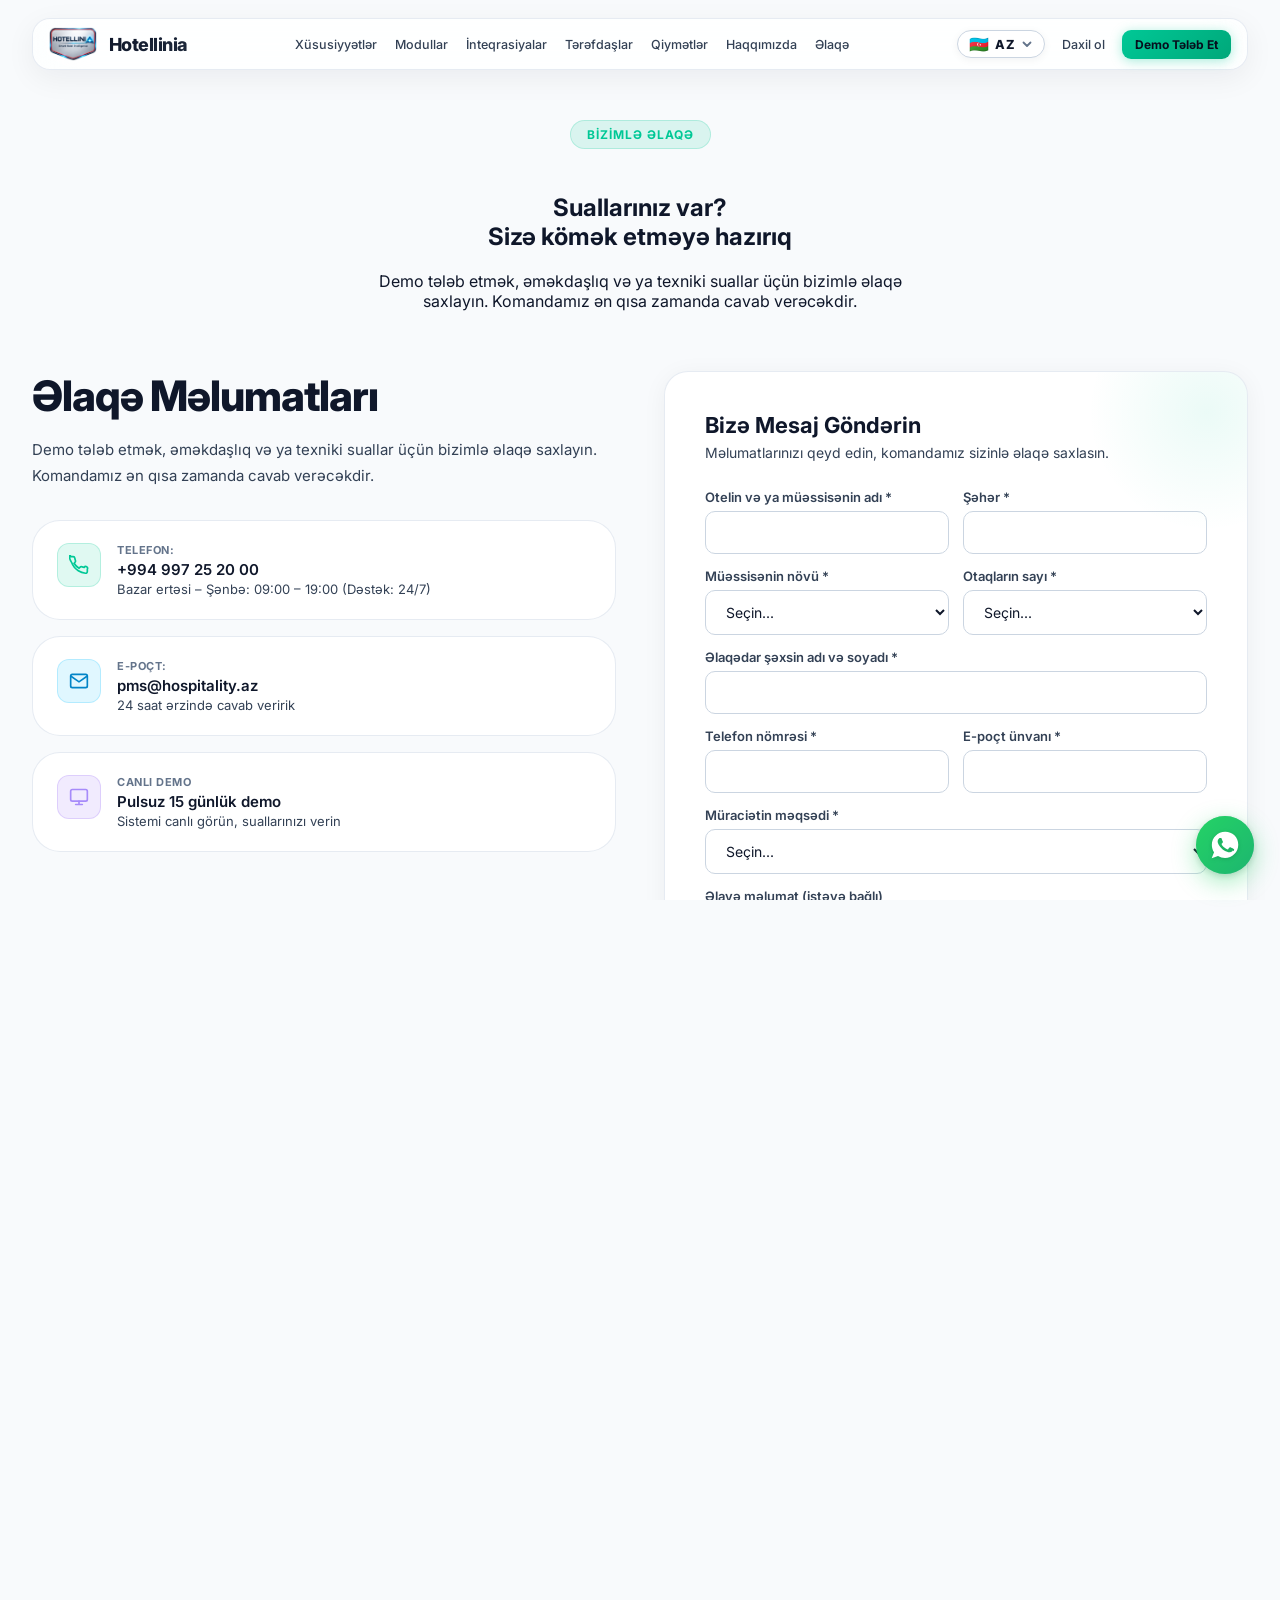
<file: contact.html>
<!DOCTYPE html>
<html lang="az">
<head>
  <meta charset="UTF-8"/>
  <meta name="viewport" content="width=device-width, initial-scale=1.0"/>
  <link rel="canonical" href="https://hotellinia.com/contact.html" />
  <link rel="alternate" hreflang="az" href="https://hotellinia.com/contact.html" />
  <link rel="alternate" hreflang="ru" href="https://hotellinia.com/contact.html?lang=ru" />
  <link rel="alternate" hreflang="x-default" href="https://hotellinia.com/contact.html" />

  <title>Əlaqə və Demo — Hotellinia Bulud PMS</title>
  <meta name="description" content="Hotellinia ilə əlaqə saxlayın. 14 günlük pulsuz demo tələb edin və suallarınızı peşəkar komandamıza ünvanlayın." />
  <meta property="og:title" content="Əlaqə və Demo — Hotellinia Bulud PMS" />
  <meta property="og:description" content="Hotellinia ilə əlaqə saxlayın və 14 günlük pulsuz demo sifariş edin." />
  <meta property="og:image" content="https://hotellinia.com/hotellinia-logo.png" />
  <meta name="robots" content="index, follow" />

  <link rel="preconnect" href="https://fonts.googleapis.com"/>
  <link rel="preconnect" href="https://fonts.gstatic.com" crossorigin/>
  <link href="https://fonts.googleapis.com/css2?family=Outfit:wght@300;400;500;600;700;800;900&family=Inter:wght@300;400;500;600;700&display=swap" rel="stylesheet"/>
  <link rel="stylesheet" href="style.css?v=8"/>
  <link rel="icon" type="image/png" href="hotellinia-logo.png" />
  <link rel="apple-touch-icon" sizes="180x180" href="hotellinia-logo.png" />
  <style>
    .contact-wrap {
      display: grid;
      grid-template-columns: 1fr 1fr;
      gap: 48px;
      align-items: start;
    }
    .contact-info-title {
      font-family: var(--font-display);
      font-size: clamp(28px, 4vw, 42px);
      font-weight: 800;
      letter-spacing: -1px;
      line-height: 1.2;
      margin-bottom: 16px;
    }
    .contact-info-sub {
      font-size: 15px;
      color: var(--text-secondary);
      line-height: 1.7;
      margin-bottom: 32px;
    }
    .info-cards { display: flex; flex-direction: column; gap: 16px; }
    .info-card {
      background: var(--bg-card);
      border: 1px solid var(--border-glass);
      border-radius: var(--radius-xl);
      padding: 22px 24px;
      display: flex;
      align-items: flex-start;
      gap: 16px;
      backdrop-filter: blur(12px);
      transition: border-color 0.25s, transform 0.25s;
    }
    .info-card:hover { border-color: var(--border-bright); transform: translateY(-2px); }
    .info-icon {
      width: 44px; height: 44px;
      border-radius: 12px;
      display: flex; align-items: center; justify-content: center;
      flex-shrink: 0;
    }
    .info-icon.green  { background: rgba(0,200,150,0.12); border: 1px solid rgba(0,200,150,0.2); color: var(--green); }
    .info-icon.cyan   { background: rgba(0,191,255,0.12); border: 1px solid rgba(0,191,255,0.2); color: var(--cyan); }
    .info-icon.purple { background: rgba(139,92,246,0.12); border: 1px solid rgba(139,92,246,0.2); color: #A78BFA; }
    .info-icon.orange { background: rgba(255,138,0,0.12); border: 1px solid rgba(255,138,0,0.2); color: var(--orange); }
    .info-card-label { font-size: 11px; font-weight: 700; letter-spacing: 0.5px; color: var(--text-muted); text-transform: uppercase; margin-bottom: 3px; }
    .info-card-val   { font-size: 15px; font-weight: 600; }
    .info-card-sub   { font-size: 13px; color: var(--text-secondary); margin-top: 2px; }

    /* Form */
    .contact-form-side {
      background: var(--bg-card);
      border: 1px solid var(--border-glass);
      border-radius: 24px;
      padding: 40px;
      backdrop-filter: blur(20px);
      position: relative;
      overflow: hidden;
      box-shadow: 0 4px 24px rgba(15, 23, 42, 0.05);
    }
    .contact-form-side::before {
      content: '';
      position: absolute;
      top: -80px; right: -80px;
      width: 240px; height: 240px;
      background: radial-gradient(circle, rgba(0,200,150,0.08) 0%, transparent 70%);
      pointer-events: none;
    }
    .cf-heading    { font-family: var(--font-display); font-size: 22px; font-weight: 700; margin-bottom: 6px; }
    .cf-subheading { font-size: 14px; color: var(--text-secondary); margin-bottom: 28px; }
    .form-row { display: grid; grid-template-columns: 1fr 1fr; gap: 14px; }
    .form-group { display: flex; flex-direction: column; gap: 6px; margin-bottom: 14px; }
    .form-group label { font-size: 13px; font-weight: 600; color: var(--text-secondary); }
    .form-group input,
    .form-group select,
    .form-group textarea {
      background: #FFFFFF;
      border: 1px solid #CBD5E1;
      border-radius: 10px;
      padding: 12px 16px;
      font-size: 14px;
      color: var(--text-primary);
      font-family: var(--font-body);
      outline: none;
      transition: border-color 0.2s, box-shadow 0.2s;
      width: 100%;
      box-sizing: border-box;
    }
    .form-group input:focus,
    .form-group select:focus,
    .form-group textarea:focus {
      border-color: rgba(0,200,150,0.6);
      box-shadow: 0 0 0 3px rgba(0,200,150,0.12);
    }
    .form-group input::placeholder,
    .form-group textarea::placeholder { color: var(--text-muted); }
    .form-group select option { background: #FFFFFF; color: var(--text-primary); }
    .form-group textarea { resize: vertical; min-height: 120px; }
    .checkbox-row {
      display: flex; align-items: flex-start; gap: 10px;
      font-size: 13px; color: var(--text-secondary);
      margin-bottom: 20px;
    }
    .checkbox-row input[type="checkbox"] { width: 16px; height: 16px; margin-top: 2px; cursor: pointer; flex-shrink: 0; accent-color: var(--green); }
    .checkbox-row a { color: var(--green); text-decoration: none; }
    .checkbox-row a:hover { text-decoration: underline; }
    .btn-submit-full { width: 100%; padding: 15px; font-size: 15px; font-weight: 700; border-radius: 12px; }
    .form-success {
      display: none;
      text-align: center;
      padding: 32px 16px;
      color: var(--green);
      font-size: 16px;
      font-weight: 600;
      line-height: 1.6;
    }
    .form-success svg { margin-bottom: 16px; display: block; margin-inline: auto; }

    /* Offices Section (Matched to Official Headquarters & Florida Cards) */
    .offices-grid {
      display: grid;
      grid-template-columns: repeat(3, minmax(0, 1fr));
      gap: 24px;
      margin: 40px auto 0;
      max-width: 1240px;
    }
    .office-card-v2 {
      background: #111827;
      border: 1px solid rgba(56, 189, 248, 0.22);
      border-radius: 20px;
      overflow: hidden;
      display: flex;
      flex-direction: column;
      box-shadow: 0 10px 30px rgba(0, 0, 0, 0.25);
      transition: transform 0.3s ease, border-color 0.3s ease, box-shadow 0.3s ease;
    }
    .office-card-v2:hover {
      transform: translateY(-6px);
      border-color: rgba(56, 189, 248, 0.55);
      box-shadow: 0 20px 40px rgba(0, 0, 0, 0.4), 0 0 25px rgba(56, 189, 248, 0.12);
    }
    .office-banner {
      height: 180px;
      position: relative;
      overflow: hidden;
      background: #0F172A;
    }
    .office-banner-art {
      width: 100%;
      height: 100%;
      display: block;
    }
    .office-banner-text {
      position: absolute;
      bottom: 22px;
      left: 24px;
      z-index: 2;
    }
    .office-banner-city {
      font-family: var(--font-display, -apple-system, BlinkMacSystemFont, sans-serif);
      font-size: 32px;
      font-weight: 800;
      color: #FFFFFF;
      margin: 0 0 4px;
      line-height: 1.1;
      text-shadow: 0 2px 10px rgba(0, 0, 0, 0.6);
    }
    .office-banner-country {
      font-size: 15px;
      font-weight: 600;
      color: rgba(255, 255, 255, 0.85);
      text-shadow: 0 1px 4px rgba(0, 0, 0, 0.5);
    }
    .office-body {
      padding: 26px 24px 30px;
      display: flex;
      flex-direction: column;
      flex: 1;
      background: #111827;
    }
    .office-badge {
      font-size: 11px;
      font-weight: 800;
      letter-spacing: 1.2px;
      color: #818CF8;
      text-transform: uppercase;
      margin-bottom: 10px;
      display: inline-block;
    }
    .office-badge--florida {
      color: #F472B6;
    }
    .office-badge--az {
      color: #34D399;
    }
    .office-company {
      font-family: var(--font-display, -apple-system, BlinkMacSystemFont, sans-serif);
      font-size: 22px;
      font-weight: 800;
      color: #FFFFFF;
      margin: 0 0 22px;
      line-height: 1.25;
    }
    .office-details {
      list-style: none;
      padding: 0;
      margin: 0;
      display: flex;
      flex-direction: column;
      gap: 16px;
    }
    .office-details li {
      display: flex;
      align-items: flex-start;
      gap: 14px;
      font-size: 13.5px;
      color: #94A3B8;
      line-height: 1.55;
    }
    .office-details a {
      color: #38BDF8;
      text-decoration: none;
      font-weight: 500;
      transition: color 0.2s;
    }
    .office-details a:hover {
      color: #7DD3FC;
      text-decoration: underline;
    }
    .office-detail-ico {
      flex: 0 0 20px;
      width: 20px;
      height: 20px;
      color: #38BDF8;
      margin-top: 2px;
      display: flex;
      align-items: center;
      justify-content: center;
    }
    @media (max-width: 1060px) {
      .offices-grid {
        grid-template-columns: repeat(2, 1fr);
      }
    }
    @media (max-width: 720px) {
      .offices-grid {
        grid-template-columns: 1fr;
      }
    }

    /* FAQ Accordion */
    .cfaq-grid { display: grid; grid-template-columns: 1fr 1fr; gap: 16px; margin-top: 40px; }
    .cfaq-card {
      background: var(--bg-card);
      border: 1px solid var(--border-glass);
      border-radius: var(--radius-lg);
      overflow: hidden;
      backdrop-filter: blur(12px);
      transition: border-color 0.25s, box-shadow 0.25s;
    }
    .cfaq-card:hover { border-color: var(--border-bright); }
    .cfaq-card.open { border-color: rgba(0,200,150,0.35); box-shadow: 0 8px 30px rgba(0,200,150,0.06); }
    .cfaq-q {
      width: 100%;
      background: none;
      border: none;
      padding: 22px 24px;
      display: flex;
      align-items: center;
      justify-content: space-between;
      gap: 16px;
      cursor: pointer;
      text-align: left;
      color: var(--text-primary);
      font-family: var(--font-display);
      font-size: 15px;
      font-weight: 700;
      transition: color 0.2s;
    }
    .cfaq-q:hover { color: var(--green); }
    .cfaq-icon {
      width: 28px;
      height: 28px;
      border-radius: 50%;
      background: var(--bg-glass);
      border: 1px solid var(--border-glass);
      display: flex;
      align-items: center;
      justify-content: center;
      flex-shrink: 0;
      color: var(--text-muted);
      font-size: 18px;
      line-height: 1;
      transition: all 0.3s ease;
    }
    .cfaq-card.open .cfaq-icon {
      transform: rotate(45deg);
      background: var(--green-dim);
      color: var(--green);
      border-color: rgba(0,200,150,0.25);
    }
    .cfaq-a {
      font-size: 13.5px;
      color: var(--text-secondary);
      line-height: 1.65;
      padding: 0 24px;
      max-height: 0;
      overflow: hidden;
      opacity: 0;
      transition: max-height 0.35s ease, padding 0.3s ease, opacity 0.3s ease;
    }
    .cfaq-card.open .cfaq-a {
      max-height: 250px;
      opacity: 1;
      padding: 0 24px 22px;
    }

    @media (max-width: 900px) {
      .contact-wrap { grid-template-columns: 1fr; }
      .form-row { grid-template-columns: 1fr; }
      .offices-grid { grid-template-columns: 1fr; }
      .cfaq-grid { grid-template-columns: 1fr; }
    }
  </style>
</head>
<body>

  <!-- ═══════════════════════════════════════════
       PREMIUM FULL-SCREEN ONBOARDING PRE-LOADER
  ═══════════════════════════════════════════ -->
  <div class="preloader-screen" id="hotelliniaPreloader" aria-hidden="true">
    <div class="preloader-ambient-glow"></div>
    <div class="preloader-mesh-grid"></div>
    <div class="preloader-content">
      <div class="preloader-logo-wrap">
        <div class="preloader-logo-aura"></div>
        <img src="hotellinia-logo.png" alt="Hotellinia" class="preloader-logo-img" />
      </div>
      <div class="preloader-slogan-wrap">
        <p class="preloader-slogan" data-i18n="preloader.slogan">
          Mükəmməl qonaqpərvərlik sizdən, <br class="preloader-br" /><span class="preloader-slogan-accent">gələcəyin texnologiyası bizdən!</span>
        </p>
        <div class="preloader-glow-bar"></div>
      </div>
    </div>
    <button type="button" class="preloader-skip" id="preloaderSkip" aria-label="Keç" data-i18n="preloader.skip">Keçid ✕</button>
  </div>

  <!-- NAVBAR -->
  <header class="navbar" id="navbar">
    <div class="nav-inner">
      <a href="index.html" class="logo" id="nav-logo-link">
        <img src="hotellinia-logo.png" alt="Hotellinia Logo" class="logo-img" />
        <span class="logo-text">Hotellinia</span>
      </a>
      
      


      <nav class="nav-links" id="navLinksDesktop">
        <a href="index.html#features" class="nav-link" data-i18n="nav.features">Xüsusiyyətlər</a>
        <a href="index.html#modules" class="nav-link" data-i18n="nav.modules">Modullar</a>
        <a href="index.html#connect" class="nav-link" data-i18n="nav.integrations">İnteqrasiyalar</a>
        <a href="index.html#partners" class="nav-link" data-i18n="nav.partners">Tərəfdaşlar</a>
        <a href="pricing.html" class="nav-link" data-i18n="nav.pricing">Qiymətlər</a>
        <a href="about.html" class="nav-link" data-i18n="nav.about">Haqqımızda</a>
        <a href="contact.html" class="nav-link nav-link--active" data-i18n="nav.contact">Əlaqə</a>
      </nav>

      <div class="nav-actions">
        <!-- Cool Language Dropdown -->
        <div class="lang-dropdown" id="langDropdown">
          <button type="button" class="lang-dropdown-btn" id="langDropdownBtn" aria-expanded="false" aria-haspopup="true" aria-label="Dil seçimi">
            <span class="lang-flag" id="langActiveFlag">🇦🇿</span>
            <span class="lang-code" id="langActiveCode">AZ</span>
            <svg class="lang-arrow" width="12" height="12" viewBox="0 0 12 12" fill="none">
              <path d="M2.5 4.5L6 8L9.5 4.5" stroke="currentColor" stroke-width="1.8" stroke-linecap="round" stroke-linejoin="round"/>
            </svg>
          </button>
          <div class="lang-dropdown-menu" id="langDropdownMenu" role="menu">
            <button type="button" class="lang-dropdown-item active" data-lang="az" role="menuitem">
              <span class="item-flag">🇦🇿</span>
              <div class="item-text">
                <span class="item-name">Azərbaycan</span>
                <span class="item-sub">AZ · Əsas dil</span>
              </div>
              <span class="item-check">✓</span>
            </button>
            <button type="button" class="lang-dropdown-item" data-lang="ru" role="menuitem">
              <span class="item-flag">🇷🇺</span>
              <div class="item-text">
                <span class="item-name">Русский</span>
                <span class="item-sub">RU · Язык интерфейса</span>
              </div>
              <span class="item-check">✓</span>
            </button>
          </div>
        </div>
        <a href="https://app.hotellinia.com" target="_blank" rel="noopener noreferrer" class="nav-login" data-i18n="nav.login">Daxil ol</a>
        <a href="contact.html#contactForm" class="btn btn-glow" id="nav-demo-btn" data-i18n="nav.demo">Demo Tələb Et</a>
        <button class="hamburger" id="hamburgerBtn" aria-label="Menyu" aria-expanded="false">
          <span></span><span></span><span></span>
        </button>
      </div>
    </div>
  </header>

  <!-- Mobile fullscreen menu — direct body child, no stacking context issues -->
  <div class="mobile-menu" id="mobileMenu" role="dialog" aria-modal="true" aria-label="Naviqasiya menyusu">
    <button class="mob-close" id="mobCloseBtn" aria-label="Menyunu bağla">
      <svg width="20" height="20" viewBox="0 0 20 20" fill="none"><path d="M2 2L18 18M18 2L2 18" stroke="currentColor" stroke-width="2" stroke-linecap="round"/></svg>
    </button>
    <div class="mob-logo">
      <img src="hotellinia-logo.png" alt="Hotellinia Logo" class="mob-logo-img" />
      <span>Hotellinia</span>
    </div>
    <div class="mob-lang-wrapper">
      <div class="mob-lang-label" data-i18n="nav.lang_label">Dil seçimi</div>
      <div class="mob-lang-bar">
        <button type="button" class="mob-lang-btn active" data-lang="az">
          <span class="mob-lang-flag">🇦🇿</span>
          <span>AZ</span>
          <span class="mob-lang-check">✓</span>
        </button>
        <button type="button" class="mob-lang-btn" data-lang="ru">
          <span class="mob-lang-flag">🇷🇺</span>
          <span>RU</span>
          <span class="mob-lang-check">✓</span>
        </button>
      </div>
    </div>
    <nav class="mob-links">
        <a href="index.html#features" class="mob-link" id="mob-link-0" data-i18n="nav.features">Xüsusiyyətlər</a>
        <a href="index.html#modules" class="mob-link" id="mob-link-1" data-i18n="nav.modules">Modullar</a>
        <a href="index.html#connect" class="mob-link" id="mob-link-2" data-i18n="nav.integrations">İnteqrasiyalar</a>
        <a href="index.html#partners" class="mob-link" id="mob-link-partners" data-i18n="nav.partners">Tərəfdaşlar</a>
        <a href="pricing.html" class="mob-link" id="mob-link-3" data-i18n="nav.pricing">Qiymətlər</a>
        <a href="about.html" class="mob-link" id="mob-link-4" data-i18n="nav.about">Haqqımızda</a>
        <a href="contact.html" class="mob-link" id="mob-link-5" data-i18n="nav.contact">Əlaqə</a>
    </nav>
    <div class="mob-actions">
      <a href="contact.html#contactForm" class="btn btn-glow btn-block" data-i18n="nav.free_demo">⚡ Pulsuz Demo Tələb Et</a>
      <a href="https://app.hotellinia.com" target="_blank" rel="noopener noreferrer" class="btn btn-ghost btn-block" style="margin-top:8px;" data-i18n="nav.login">Daxil ol</a>
    </div>
    <div class="mob-footer-note" data-i18n="nav.partner_badge">Azərbaycan · 500+ Otel Partnyor</div>
  </div>

  <main>
    <!-- HERO -->
    <section class="page-hero" style="padding-top:120px;padding-bottom:60px;">
      <div class="page-hero-aura"></div>
      <div class="container" style="text-align:center;">
        <div class="section-pill" style="background:rgba(0,200,150,0.12);border-color:rgba(0,200,150,0.2);color:var(--green);display:inline-flex;" data-i18n="contact.hero_tag">Bizimlə Əlaqə</div>
        <h1 class="page-hero-title" style="margin:24px auto 20px;" data-i18n="contact.hero_title">
          Suallarınız var? <br/><span class="gradient-text">Sizə kömək etməyə hazırıq</span>
        </h1>
        <p class="page-hero-sub" style="max-width:540px;margin:0 auto;" data-i18n="contact.hero_sub">
          Demo tələb etmək, əməkdaşlıq və ya texniki suallar üçün bizimlə əlaqə saxlayın. Komandamız ən qısa zamanda cavab verəcəkdir.
        </p>
      </div>
    </section>

    <!-- MAIN CONTACT SECTION -->
    <section style="padding:0 0 100px;">
      <div class="container">
        <div class="contact-wrap">

          <!-- Info side -->
          <div>
            <h2 class="contact-info-title" data-i18n="contact.info_title">
              Əlaqə Məlumatları
            </h2>
            <p class="contact-info-sub" data-i18n="contact.hero_sub">
              Demo tələb etmək, əməkdaşlıq və ya texniki suallar üçün bizimlə əlaqə saxlayın. Komandamız ən qısa zamanda cavab verəcəkdir.
            </p>
            <div class="info-cards">
              <div class="info-card" id="ic-phone">
                <div class="info-icon green">
                  <svg width="20" height="20" viewBox="0 0 24 24" fill="none"><path d="M22 16.92v3a2 2 0 01-2.18 2 19.79 19.79 0 01-8.63-3.07A19.5 19.5 0 013.07 8.81a19.79 19.79 0 01-3.07-8.67A2 2 0 012 2h3a2 2 0 012 1.72c.127.96.36 1.903.7 2.81a2 2 0 01-.45 2.11L6.09 9.91a16 16 0 006 6l1.27-1.27a2 2 0 012.11-.45c.907.34 1.85.573 2.81.7A2 2 0 0122 16.92z" stroke="currentColor" stroke-width="2"/></svg>
                </div>
                <div>
                  <div class="info-card-label" data-i18n="contact.phone_label">Telefon</div>
                  <div class="info-card-val">+994 997 25 20 00</div>
                  <div class="info-card-sub" data-i18n="contact.hours_val">Bazar ertəsi – Şənbə: 09:00 – 19:00 (Dəstək: 24/7)</div>
                </div>
              </div>
              <div class="info-card" id="ic-email">
                <div class="info-icon cyan">
                  <svg width="20" height="20" viewBox="0 0 24 24" fill="none"><path d="M4 4h16c1.1 0 2 .9 2 2v12c0 1.1-.9 2-2 2H4c-1.1 0-2-.9-2-2V6c0-1.1.9-2 2-2z" stroke="currentColor" stroke-width="2"/><polyline points="22,6 12,13 2,6" stroke="currentColor" stroke-width="2"/></svg>
                </div>
                <div>
                  <div class="info-card-label" data-i18n="contact.email_label">E-poçt</div>
                  <div class="info-card-val"><a href="mailto:pms@hospitality.az" style="color:inherit;text-decoration:none;">pms@hospitality.az</a></div>
                  <div class="info-card-sub" data-i18n="contact.email_sub">24 saat ərzində cavab veririk</div>
                </div>
              </div>
              <div class="info-card" id="ic-demo">
                <div class="info-icon purple">
                  <svg width="20" height="20" viewBox="0 0 24 24" fill="none"><rect x="2" y="3" width="20" height="14" rx="2" stroke="currentColor" stroke-width="2"/><path d="M8 21h8M12 17v4" stroke="currentColor" stroke-width="2" stroke-linecap="round"/></svg>
                </div>
                <div>
                  <div class="info-card-label" data-i18n="contact.demo_title">Canlı Demo</div>
                  <div class="info-card-val" data-i18n="contact.demo_val">Pulsuz 15 günlük demo</div>
                  <div class="info-card-sub" data-i18n="contact.demo_sub">Sistemi canlı görün, suallarınızı verin</div>
                </div>
              </div>
            </div>
          </div>

          <!-- Form side -->
          <div class="contact-form-side" id="contactForm-wrap">
            <h2 class="cf-heading" data-i18n="contact.form_title">Bizə Mesaj Göndərin</h2>
            <p class="cf-subheading" data-i18n="contact.form_sub">Məlumatlarınızı qeyd edin, komandamız sizinlə əlaqə saxlasın.</p>

            <form id="contactForm" name="contactForm" method="POST" action="https://api.sheetmonkey.io/form/pJ9EqouUwRLrfzMozJjLTk" onsubmit="handleContactSubmit(event)">
              <div class="form-row">
                <div class="form-group">
                  <label for="cf-company" data-i18n="contact.lbl_company">Otelin və ya müəssisənin adı *</label>
                  <input type="text" id="cf-company" name="otel_adi" required/>
                </div>
                <div class="form-group">
                  <label for="cf-city" data-i18n="contact.lbl_city">Şəhər *</label>
                  <input type="text" id="cf-city" name="seher" required/>
                </div>
              </div>
              <div class="form-row">
                <div class="form-group">
                  <label for="cf-type" data-i18n="contact.lbl_type">Müəssisənin növü *</label>
                  <select id="cf-type" name="muessise_novu" required>
                    <option value="" disabled selected data-i18n="contact.opt_select">Seçin...</option>
                    <option data-i18n="contact.opt_type_hotel">Otel</option>
                    <option data-i18n="contact.opt_type_hostel">Hostel</option>
                    <option data-i18n="contact.opt_type_apart">Apart hotel / Residence</option>
                    <option data-i18n="contact.opt_type_resort">Sanatoriya / Resort</option>
                    <option data-i18n="contact.opt_type_other">Digər</option>
                  </select>
                </div>
                <div class="form-group">
                  <label for="cf-rooms" data-i18n="contact.lbl_rooms">Otaqların sayı *</label>
                  <select id="cf-rooms" name="otaq_sayi" required>
                    <option value="" disabled selected data-i18n="contact.opt_select">Seçin...</option>
                    <option data-i18n="contact.opt_rooms_1">25 otağa qədər (kiçik hotellər)</option>
                    <option data-i18n="contact.opt_rooms_2">25–60 otaq aralığı</option>
                    <option data-i18n="contact.opt_rooms_3">60 otaqdan yuxarı</option>
                  </select>
                </div>
              </div>
              <div class="form-group">
                <label for="cf-name" data-i18n="contact.lbl_name">Əlaqədar şəxsin adı və soyadı *</label>
                <input type="text" id="cf-name" name="elaqedar_sexs" required/>
              </div>
              <div class="form-row">
                <div class="form-group">
                  <label for="cf-phone" data-i18n="contact.lbl_phone">Telefon nömrəsi *</label>
                  <input type="tel" id="cf-phone" name="telefon" required/>
                </div>
                <div class="form-group">
                  <label for="cf-email" data-i18n="contact.lbl_email">E-poçt ünvanı *</label>
                  <input type="email" id="cf-email" name="email" required/>
                </div>
              </div>
              <div class="form-group">
                <label for="cf-subject" data-i18n="contact.lbl_purpose">Müraciətin məqsədi *</label>
                <select id="cf-subject" name="muraciet_meqsedi" required>
                  <option value="" disabled selected data-i18n="contact.opt_select">Seçin...</option>
                  <option data-i18n="contact.opt_purp_demo">Demo təqdimatı</option>
                  <option data-i18n="contact.opt_purp_price">Qiymət təklifi</option>
                  <option data-i18n="contact.opt_purp_collab">Əməkdaşlıq haqqında məlumat</option>
                </select>
              </div>
              <div class="form-group">
                <label for="cf-message" data-i18n="contact.lbl_msg">Əlavə məlumat (istəyə bağlı)</label>
                <textarea id="cf-message" name="elave_melumat"></textarea>
              </div>
              <button type="submit" class="btn btn-primary btn-submit-full" id="contact-submit-btn" data-i18n="contact.btn_send">
                Sorğu göndər
                <svg width="18" height="18" viewBox="0 0 24 24" fill="none"><path d="M5 12h14M12 5l7 7-7 7" stroke="currentColor" stroke-width="2" stroke-linecap="round"/></svg>
              </button>
            </form>

            <div class="form-success" id="contactSuccess">
              <svg width="56" height="56" viewBox="0 0 24 24" fill="none">
                <circle cx="12" cy="12" r="10" fill="rgba(0,200,150,0.15)"/>
                <path d="M8 12l3 3 5-5" stroke="#00C896" stroke-width="2.5" stroke-linecap="round" stroke-linejoin="round"/>
              </svg>
              <span data-i18n="contact.success_title">Sorğunuz göndərildi! 🎉</span><br/>
              <span style="font-size:14px;font-weight:400;color:var(--text-secondary);" data-i18n="contact.success_sub">Komandamız ən gec 24 saat ərzində sizinlə əlaqə saxlayacaq.</span>
            </div>
          </div>

        </div>
      </div>
    </section>

    <!-- OFFICES -->
    <section style="padding:0 0 80px;">
      <div class="container">
        <div class="section-header" style="text-align:center;display:flex;flex-direction:column;align-items:center;">
          <div class="section-pill" data-i18n="contact.offices_tag">Ofislərimiz</div>
          <h2 class="section-title" style="text-align:center;" data-i18n="contact.offices_title">Harada <span class="gradient-text">fəaliyyət göstəririk</span></h2>
        </div>
        <div class="offices-grid">
          <!-- 1. İSTANBUL (BAŞ OFİS) -->
          <div class="office-card-v2" id="office-istanbul">
            <div class="office-banner">
              <svg class="office-banner-art" viewBox="0 0 400 180" preserveAspectRatio="none" fill="none">
                <defs>
                  <linearGradient id="istGrad" x1="0" y1="0" x2="1" y2="1">
                    <stop offset="0%" stop-color="#2563EB"/>
                    <stop offset="50%" stop-color="#1E1B4B"/>
                    <stop offset="100%" stop-color="#0F172A"/>
                  </linearGradient>
                </defs>
                <rect width="400" height="180" fill="url(#istGrad)"/>
                <!-- Glowing Moon -->
                <circle cx="330" cy="50" r="28" fill="rgba(255,255,255,0.22)"/>
                <!-- Distant Shoreline -->
                <path d="M0 180 L0 140 Q120 110 240 145 T400 135 L400 180 Z" fill="#0A0F1D" opacity="0.6"/>
                <!-- Suspension Bridge Arc & Cables -->
                <path d="M220 145 Q310 70 400 140" stroke="rgba(255,255,255,0.3)" stroke-width="3" fill="none"/>
                <path d="M250 120 L250 150 M280 100 L280 150 M310 90 L310 150 M340 95 L340 150 M370 115 L370 150" stroke="rgba(255,255,255,0.2)" stroke-width="1.5"/>
                <rect x="220" y="100" width="4" height="50" fill="rgba(255,255,255,0.4)"/>
                <!-- Mosque Silhouettes & Minarets -->
                <rect x="55" y="55" width="4" height="95" fill="#0A0F1D"/>
                <polygon points="57,40 54,55 60,55" fill="#0A0F1D"/>
                <rect x="155" y="55" width="4" height="95" fill="#0A0F1D"/>
                <polygon points="157,40 154,55 160,55" fill="#0A0F1D"/>
                <path d="M70 150 C70 95 140 95 140 150 Z" fill="#0A0F1D"/>
                <path d="M60 150 C60 125 90 125 90 150 Z" fill="#0A0F1D"/>
                <path d="M120 150 C120 125 150 125 150 150 Z" fill="#0A0F1D"/>
                <path d="M0 180 L0 160 Q200 150 400 160 L400 180 Z" fill="#070C18"/>
              </svg>
              <div class="office-banner-text">
                <h3 class="office-banner-city" data-i18n="contact.hq_city">İstanbul</h3>
                <span class="office-banner-country" data-i18n="contact.hq_country">Türkiyə</span>
              </div>
            </div>
            <div class="office-body">
              <span class="office-badge" data-i18n="contact.rep_hq">BAŞ OFİS</span>
              <h4 class="office-company" data-i18n="contact.hq_company">Hotellinia</h4>
              <ul class="office-details">
                <li>
                  <span class="office-detail-ico" aria-hidden="true">
                    <svg width="18" height="18" viewBox="0 0 24 24" fill="none" stroke="currentColor" stroke-width="2" stroke-linecap="round" stroke-linejoin="round"><path d="M3 21h18M5 21V5a2 2 0 012-2h10a2 2 0 012 2v16M9 9h1M9 13h1M9 17h1M14 9h1M14 13h1M14 17h1"/></svg>
                  </span>
                  <span data-i18n="contact.hq_entity">Ekelix Teknoloji ve Yazılım Hizmetleri Ltd. Şti.</span>
                </li>
                <li>
                  <span class="office-detail-ico" aria-hidden="true">
                    <svg width="18" height="18" viewBox="0 0 24 24" fill="none" stroke="currentColor" stroke-width="2" stroke-linecap="round" stroke-linejoin="round"><path d="M21 10c0 7-9 13-9 13s-9-6-9-13a9 9 0 0118 0z"/><circle cx="12" cy="10" r="3"/></svg>
                  </span>
                  <span data-i18n="contact.hq_addr">AOSB 3. Kısım Mah. 40. Cad. Antalya OSB Teknopark Hizmet Binası No:4 Kat:3/310 Döşemealtı - ANTALYA</span>
                </li>
                <li>
                  <span class="office-detail-ico" aria-hidden="true">
                    <svg width="18" height="18" viewBox="0 0 24 24" fill="none" stroke="currentColor" stroke-width="2" stroke-linecap="round" stroke-linejoin="round"><path d="M22 16.92v3a2 2 0 01-2.18 2 19.79 19.79 0 01-8.63-3.07A19.5 19.5 0 013.07 8.81a19.79 19.79 0 01-3.07-8.67A2 2 0 012 2h3a2 2 0 012 1.72c.127.96.36 1.903.7 2.81a2 2 0 01-.45 2.11L6.09 9.91a16 16 0 006 6l1.27-1.27a2 2 0 012.11-.45c.907.34 1.85.573 2.81.7A2 2 0 0122 16.92z"/></svg>
                  </span>
                  <a href="tel:+905348852764" data-i18n="contact.hq_phone">+90 534 885 27 64</a>
                </li>
                <li>
                  <span class="office-detail-ico" aria-hidden="true">
                    <svg width="18" height="18" viewBox="0 0 24 24" fill="none" stroke="currentColor" stroke-width="2" stroke-linecap="round" stroke-linejoin="round"><path d="M4 4h16c1.1 0 2 .9 2 2v12c0 1.1-.9 2-2 2H4c-1.1 0-2-.9-2-2V6c0-1.1.9-2 2-2z"/><polyline points="22,6 12,13 2,6"/></svg>
                  </span>
                  <a href="mailto:info@hotellinia.com" data-i18n="contact.hq_email">info@hotellinia.com</a>
                </li>
              </ul>
            </div>
          </div>

          <!-- 2. FLORIDA (SƏLAHİYYƏTLİ DİSTRİBYUTOR) -->
          <div class="office-card-v2" id="office-florida">
            <div class="office-banner">
              <svg class="office-banner-art" viewBox="0 0 400 180" preserveAspectRatio="none" fill="none">
                <defs>
                  <linearGradient id="floGrad" x1="0" y1="0" x2="1" y2="1">
                    <stop offset="0%" stop-color="#9333EA"/>
                    <stop offset="45%" stop-color="#DB2777"/>
                    <stop offset="100%" stop-color="#EA580C"/>
                  </linearGradient>
                </defs>
                <rect width="400" height="180" fill="url(#floGrad)"/>
                <!-- Glowing Moon -->
                <circle cx="90" cy="55" r="28" fill="rgba(255,255,255,0.22)"/>
                <!-- Skyscraper Silhouettes -->
                <rect x="230" y="55" width="32" height="125" fill="#0A0F1D" opacity="0.6"/>
                <rect x="270" y="70" width="30" height="110" fill="#0A0F1D" opacity="0.5"/>
                <rect x="305" y="45" width="36" height="135" fill="#0A0F1D" opacity="0.7"/>
                <rect x="350" y="65" width="24" height="115" fill="#0A0F1D" opacity="0.5"/>
                <rect x="378" y="50" width="22" height="130" fill="#0A0F1D" opacity="0.65"/>
                <!-- Coastline -->
                <path d="M0 180 L0 155 Q200 140 400 155 L400 180 Z" fill="#070C18"/>
                <path d="M0 180 L0 165 Q200 150 400 165 L400 180 Z" fill="#050811"/>
              </svg>
              <div class="office-banner-text">
                <h3 class="office-banner-city" data-i18n="contact.us_city">Florida</h3>
                <span class="office-banner-country" data-i18n="contact.us_country">ABŞ</span>
              </div>
            </div>
            <div class="office-body">
              <span class="office-badge office-badge--florida" data-i18n="contact.rep_us">SƏLAHİYYƏTLİ DİSTRİBYUTOR</span>
              <h4 class="office-company" data-i18n="contact.us_company">CUHA GROUP LLC</h4>
              <ul class="office-details">
                <li>
                  <span class="office-detail-ico" aria-hidden="true">
                    <svg width="18" height="18" viewBox="0 0 24 24" fill="none" stroke="currentColor" stroke-width="2" stroke-linecap="round" stroke-linejoin="round"><path d="M21 10c0 7-9 13-9 13s-9-6-9-13a9 9 0 0118 0z"/><circle cx="12" cy="10" r="3"/></svg>
                  </span>
                  <span data-i18n="contact.us_addr">1000 Bay Drive Apt 311, Miami, FL 33141, USA</span>
                </li>
                <li>
                  <span class="office-detail-ico" aria-hidden="true">
                    <svg width="18" height="18" viewBox="0 0 24 24" fill="none" stroke="currentColor" stroke-width="2" stroke-linecap="round" stroke-linejoin="round"><path d="M20 21v-2a4 4 0 0 0-4-4H8a4 4 0 0 0-4 4v2"/><circle cx="12" cy="7" r="4"/></svg>
                  </span>
                  <span data-i18n="contact.us_person">Səlahiyyətli şəxs: Anıl Çuha</span>
                </li>
                <li>
                  <span class="office-detail-ico" aria-hidden="true">
                    <svg width="18" height="18" viewBox="0 0 24 24" fill="none" stroke="currentColor" stroke-width="2" stroke-linecap="round" stroke-linejoin="round"><path d="M22 16.92v3a2 2 0 01-2.18 2 19.79 19.79 0 01-8.63-3.07A19.5 19.5 0 013.07 8.81a19.79 19.79 0 01-3.07-8.67A2 2 0 012 2h3a2 2 0 012 1.72c.127.96.36 1.903.7 2.81a2 2 0 01-.45 2.11L6.09 9.91a16 16 0 006 6l1.27-1.27a2 2 0 012.11-.45c.907.34 1.85.573 2.81.7A2 2 0 0122 16.92z"/></svg>
                  </span>
                  <a href="tel:+13058139660" data-i18n="contact.us_phone">+1 (305) 813-9660</a>
                </li>
                <li>
                  <span class="office-detail-ico" aria-hidden="true">
                    <svg width="18" height="18" viewBox="0 0 24 24" fill="none" stroke="currentColor" stroke-width="2" stroke-linecap="round" stroke-linejoin="round"><path d="M4 4h16c1.1 0 2 .9 2 2v12c0 1.1-.9 2-2 2H4c-1.1 0-2-.9-2-2V6c0-1.1.9-2 2-2z"/><polyline points="22,6 12,13 2,6"/></svg>
                  </span>
                  <a href="mailto:florida@hotellinia.com" data-i18n="contact.us_email">florida@hotellinia.com</a>
                </li>
              </ul>
            </div>
          </div>

          <!-- 3. AZƏRBAYCAN (NÜMAYƏNDƏLİK) -->
          <div class="office-card-v2" id="office-azerbaijan">
            <div class="office-banner">
              <svg class="office-banner-art" viewBox="0 0 400 180" preserveAspectRatio="none" fill="none">
                <defs>
                  <linearGradient id="azGrad" x1="0" y1="0" x2="1" y2="1">
                    <stop offset="0%" stop-color="#0F766E"/>
                    <stop offset="50%" stop-color="#042F2E"/>
                    <stop offset="100%" stop-color="#021C1C"/>
                  </linearGradient>
                </defs>
                <rect width="400" height="180" fill="url(#azGrad)"/>
                <!-- Glowing Moon -->
                <circle cx="80" cy="50" r="28" fill="rgba(255,255,255,0.2)"/>
                <!-- Flame Towers Silhouettes -->
                <path d="M250 180 C240 120 255 70 270 50 C275 80 280 120 280 180 Z" fill="#0A0F1D" opacity="0.7"/>
                <path d="M285 180 C280 130 290 85 305 60 C310 90 315 130 315 180 Z" fill="#0A0F1D" opacity="0.6"/>
                <path d="M320 180 C315 135 325 95 338 75 C342 100 345 135 345 180 Z" fill="#0A0F1D" opacity="0.5"/>
                <!-- Maiden Tower Shape -->
                <rect x="180" y="100" width="30" height="80" fill="#0A0F1D" opacity="0.6"/>
                <!-- Caspian Coast -->
                <path d="M0 180 L0 155 Q200 145 400 155 L400 180 Z" fill="#070C18"/>
              </svg>
              <div class="office-banner-text">
                <h3 class="office-banner-city" data-i18n="contact.az_city">Bakı & Gəncə</h3>
                <span class="office-banner-country" data-i18n="contact.rep_az_country">Azərbaycan</span>
              </div>
            </div>
            <div class="office-body">
              <span class="office-badge office-badge--az" data-i18n="contact.rep_az">AZƏRBAYCAN NÜMAYƏNDƏLİYİ</span>
              <h4 class="office-company" data-i18n="contact.az_company">Hotellinia Azərbaycan</h4>
              <ul class="office-details">
                <li>
                  <span class="office-detail-ico" aria-hidden="true">
                    <svg width="18" height="18" viewBox="0 0 24 24" fill="none" stroke="currentColor" stroke-width="2" stroke-linecap="round" stroke-linejoin="round"><path d="M21 10c0 7-9 13-9 13s-9-6-9-13a9 9 0 0118 0z"/><circle cx="12" cy="10" r="3"/></svg>
                  </span>
                  <span><strong data-i18n="contact.city_ganja">Gəncə:</strong> <span data-i18n="contact.rep_az_ganja">Gəncə Biznes Mərkəzi, Gəncə, Azərbaycan</span></span>
                </li>
                <li>
                  <span class="office-detail-ico" aria-hidden="true">
                    <svg width="18" height="18" viewBox="0 0 24 24" fill="none" stroke="currentColor" stroke-width="2" stroke-linecap="round" stroke-linejoin="round"><path d="M21 10c0 7-9 13-9 13s-9-6-9-13a9 9 0 0118 0z"/><circle cx="12" cy="10" r="3"/></svg>
                  </span>
                  <span><strong data-i18n="contact.city_baku">Bakı:</strong> <span data-i18n="contact.rep_az_baku">İçərişəhər, Qəsr küçəsi, 50 Döngə 1, Bakı</span></span>
                </li>
                <li>
                  <span class="office-detail-ico" aria-hidden="true">
                    <svg width="18" height="18" viewBox="0 0 24 24" fill="none" stroke="currentColor" stroke-width="2" stroke-linecap="round" stroke-linejoin="round"><path d="M22 16.92v3a2 2 0 01-2.18 2 19.79 19.79 0 01-8.63-3.07A19.5 19.5 0 013.07 8.81a19.79 19.79 0 01-3.07-8.67A2 2 0 012 2h3a2 2 0 012 1.72c.127.96.36 1.903.7 2.81a2 2 0 01-.45 2.11L6.09 9.91a16 16 0 006 6l1.27-1.27a2 2 0 012.11-.45c.907.34 1.85.573 2.81.7A2 2 0 0122 16.92z"/></svg>
                  </span>
                  <a href="tel:+994997252000" data-i18n="contact.az_phone">+994 997 25 20 00</a>
                </li>
                <li>
                  <span class="office-detail-ico" aria-hidden="true">
                    <svg width="18" height="18" viewBox="0 0 24 24" fill="none" stroke="currentColor" stroke-width="2" stroke-linecap="round" stroke-linejoin="round"><path d="M4 4h16c1.1 0 2 .9 2 2v12c0 1.1-.9 2-2 2H4c-1.1 0-2-.9-2-2V6c0-1.1.9-2 2-2z"/><polyline points="22,6 12,13 2,6"/></svg>
                  </span>
                  <a href="mailto:pms@hospitality.az" data-i18n="contact.az_email">pms@hospitality.az</a>
                </li>
              </ul>
            </div>
          </div>
        </div>
      </div>
    </section>

    <!-- FAQ -->
    <section style="padding:0 0 100px;">
      <div class="container">
        <div class="section-header">
          <div class="section-pill" data-i18n="contact.faq_tag">FAQ</div>
          <h2 class="section-title" data-i18n="contact.faq_title">Tez-tez soruşulan <span class="gradient-text">suallar</span></h2>
        </div>
        <div class="cfaq-grid">
          <div class="cfaq-card" id="cfaq-1">
            <button class="cfaq-q" onclick="toggleContactFaq('cfaq-1')" aria-expanded="false">
              <span data-i18n="contact.faq1_q">Demo nə qədər davam edir?</span>
              <span class="cfaq-icon">+</span>
            </button>
            <div class="cfaq-a" data-i18n="contact.faq1_a">Demo görüşü adətən 30–45 dəqiqə davam edir. Bu müddətdə sistemin bütün əsas modullarını canlı görər, suallarınızı verə bilərsiniz.</div>
          </div>
          <div class="cfaq-card" id="cfaq-2">
            <button class="cfaq-q" onclick="toggleContactFaq('cfaq-2')" aria-expanded="false">
              <span data-i18n="contact.faq2_q">Pulsuz sınaq dövrü varmı?</span>
              <span class="cfaq-icon">+</span>
            </button>
            <div class="cfaq-a" data-i18n="contact.faq2_a">Bəli. Demonu izlədikdən sonra 14 günlük pulsuz sınaq dövrü təqdim edirik. Kredit kartı tələb olunmur.</div>
          </div>
          <div class="cfaq-card" id="cfaq-3">
            <button class="cfaq-q" onclick="toggleContactFaq('cfaq-3')" aria-expanded="false">
              <span data-i18n="contact.faq3_q">Müqavilə imzalamaq lazımdırmı?</span>
              <span class="cfaq-icon">+</span>
            </button>
            <div class="cfaq-a" data-i18n="contact.faq3_a">Xeyr. Aylıq planlarda uzunmüddətli öhdəlik yoxdur. İstənilən vaxt ləğv edə bilərsiniz.</div>
          </div>
          <div class="cfaq-card" id="cfaq-4">
            <button class="cfaq-q" onclick="toggleContactFaq('cfaq-4')" aria-expanded="false">
              <span data-i18n="contact.faq4_q">Mövcud sistemdən köçürmə mümkündürmü?</span>
              <span class="cfaq-icon">+</span>
            </button>
            <div class="cfaq-a" data-i18n="contact.faq4_a">Bəli. Komandamız mövcud PMS-dən, Excel-dən və ya hər hansı sistemdən məlumatlarınızı köçürməkdə sizə kömək edir.</div>
          </div>
        </div>
      </div>
    </section>
  </main>

  <!-- ═══════════════════════════════════════════
       FOOTER
  ═══════════════════════════════════════════ -->
  <footer class="site-footer">
    <div class="container">
      <div class="footer-inner-clean">
        <div class="footer-brand-clean">
          <a href="index.html" class="logo" id="footer-logo">
            <img src="hotellinia-logo.png" alt="Hotellinia Logo" class="logo-img" />
            <span class="logo-text">Hotellinia</span>
          </a>
          <p class="footer-tagline-clean" data-i18n="footer.tagline">Növbəti nəsil bulud əsaslı otel idarəetmə platforması. Bütün əməliyyatlarınızı tək bir ağıllı mərkəzdən idarə edin.</p>
        </div>

        <nav class="footer-nav-clean" aria-label="Footer naviqasiya">
          <a href="index.html" class="footer-nav-link" data-i18n="nav.home">Ana səhifə</a>
          <a href="index.html#features" class="footer-nav-link" data-i18n="nav.features">Xüsusiyyətlər</a>
          <a href="index.html#modules" class="footer-nav-link" data-i18n="nav.modules">Modullar</a>
          <a href="index.html#connect" class="footer-nav-link" data-i18n="nav.integrations">İnteqrasiyalar</a>
          <a href="index.html#partners" class="footer-nav-link" data-i18n="nav.partners">Tərəfdaşlar</a>
          <a href="pricing.html" class="footer-nav-link" data-i18n="nav.pricing">Qiymətlər</a>
          <a href="about.html" class="footer-nav-link" data-i18n="nav.about">Haqqımızda</a>
          <a href="contact.html" class="footer-nav-link" data-i18n="nav.contact">Əlaqə</a>
        </nav>
      </div>

      <div class="footer-bottom-clean">
        <div class="footer-copy-group">
          <p class="footer-copy" data-i18n="footer.copy">© 2025 Hotellinia. Bütün hüquqlar qorunur.</p>
          <span class="footer-copy-divider">·</span>
          <p class="footer-creator">Created by <a href="https://www.linkedin.com/in/bayramlijavidan" target="_blank" rel="noopener noreferrer" class="footer-author-link">Javidan Z. Bayramli</a></p>
        </div>

        <div class="footer-socials" aria-label="Sosial şəbəkələr">
          <a href="https://www.linkedin.com/company/hotellinia-az" class="footer-social-btn footer-social-btn--linkedin" aria-label="LinkedIn" target="_blank" rel="noopener noreferrer">
            <svg width="16" height="16" viewBox="0 0 24 24" fill="currentColor">
              <path d="M19 3a2 2 0 0 1 2 2v14a2 2 0 0 1-2 2H5a2 2 0 0 1-2-2V5a2 2 0 0 1 2-2h14m-.5 15.5v-5.3a3.26 3.26 0 0 0-3.26-3.26c-.85 0-1.84.52-2.28 1.3v-1.11h-2.79v8.37h2.79v-4.93c0-.77.62-1.4 1.39-1.4a1.4 1.4 0 0 1 1.4 1.4v4.93h2.75M6.88 8.56a1.68 1.68 0 0 0 1.68-1.68c0-.93-.75-1.69-1.68-1.69a1.69 1.69 0 0 0-1.69 1.69c0 .93.76 1.68 1.69 1.68m1.39 9.94v-8.37H5.5v8.37h2.77z"/>
            </svg>
          </a>
          <a href="https://instagram.com/hotellinia.az" class="footer-social-btn footer-social-btn--instagram" aria-label="Instagram" target="_blank" rel="noopener noreferrer">
            <svg width="16" height="16" viewBox="0 0 24 24" fill="none" stroke="currentColor" stroke-width="2" stroke-linecap="round" stroke-linejoin="round">
              <rect x="2" y="2" width="20" height="20" rx="5" ry="5"/>
              <path d="M16 11.37A4 4 0 1 1 12.63 8 4 4 0 0 1 16 11.37z"/>
              <line x1="17.5" y1="6.5" x2="17.51" y2="6.5"/>
            </svg>
          </a>
          <a href="https://www.facebook.com/hotellinia.az" class="footer-social-btn footer-social-btn--facebook" aria-label="Facebook" target="_blank" rel="noopener noreferrer">
            <svg width="16" height="16" viewBox="0 0 24 24" fill="currentColor">
              <path d="M24 12.073c0-6.627-5.373-12-12-12s-12 5.373-12 12c0 5.99 4.388 10.954 10.125 11.854v-8.385H7.078v-3.47h3.047V9.43c0-3.007 1.792-4.669 4.533-4.669 1.312 0 2.686.235 2.686.235v2.953H15.83c-1.491 0-1.956.925-1.956 1.874v2.25h3.328l-.532 3.47h-2.796v8.385C19.612 23.027 24 18.062 24 12.073z"/>
            </svg>
          </a>
        </div>
      </div>
    </div>
  </footer>

  <script>
    function handleContactSubmit(e) {
      const form = document.getElementById('contactForm');
      const action = form.getAttribute('action');
      const success = document.getElementById('contactSuccess');
      const btn = document.getElementById('contact-submit-btn');

      if (action && action.trim() !== '' && action.trim() !== '#') {
        e.preventDefault();
        btn.disabled = true;
        btn.innerHTML = 'Göndərilir...';
        const formData = new FormData(form);
        const data = Object.fromEntries(formData.entries());
        data['created'] = new Date().toISOString();
        fetch(action, {
          method: 'POST',
          headers: {
            'Content-Type': 'application/json',
            'Accept': 'application/json'
          },
          body: JSON.stringify(data)
        }).then(function() {
          form.style.display = 'none';
          success.style.display = 'block';
        }).catch(function() {
          form.submit();
        });
        return;
      }

      e.preventDefault();
      btn.disabled = true;
      btn.innerHTML = 'Göndərilir...';
      setTimeout(() => {
        form.style.display = 'none';
        success.style.display = 'block';
      }, 800);
    }

    function toggleContactFaq(id) {
      const item = document.getElementById(id);
      if (!item) return;
      const isOpen = item.classList.contains('open');
      document.querySelectorAll('.cfaq-card').forEach(f => {
        f.classList.remove('open');
        const btn = f.querySelector('.cfaq-q');
        if (btn) btn.setAttribute('aria-expanded', 'false');
      });
      if (!isOpen) {
        item.classList.add('open');
        const btn = item.querySelector('.cfaq-q');
        if (btn) btn.setAttribute('aria-expanded', 'true');
      }
    }
  </script>
  <script src="translations.js?v=6"></script>
  <script src="app.js?v=5"></script>
</body>
</html>
</file>
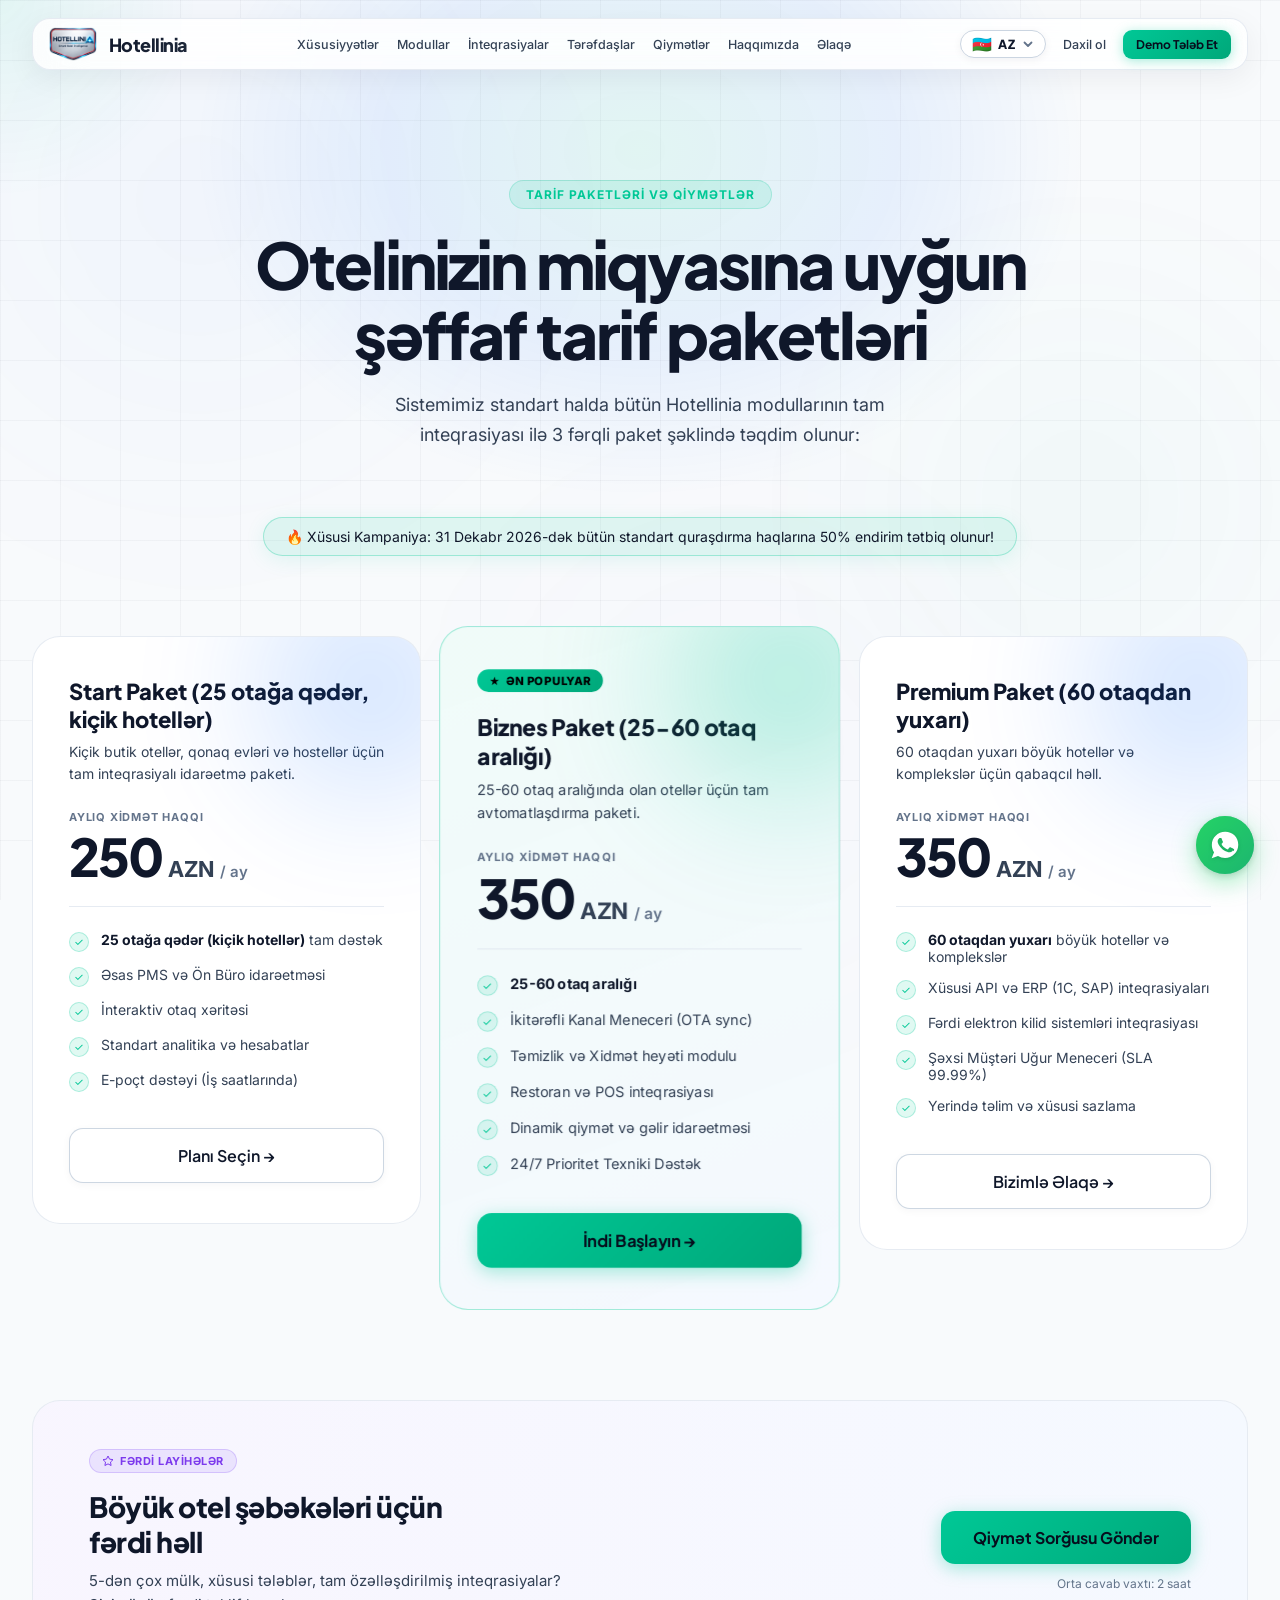
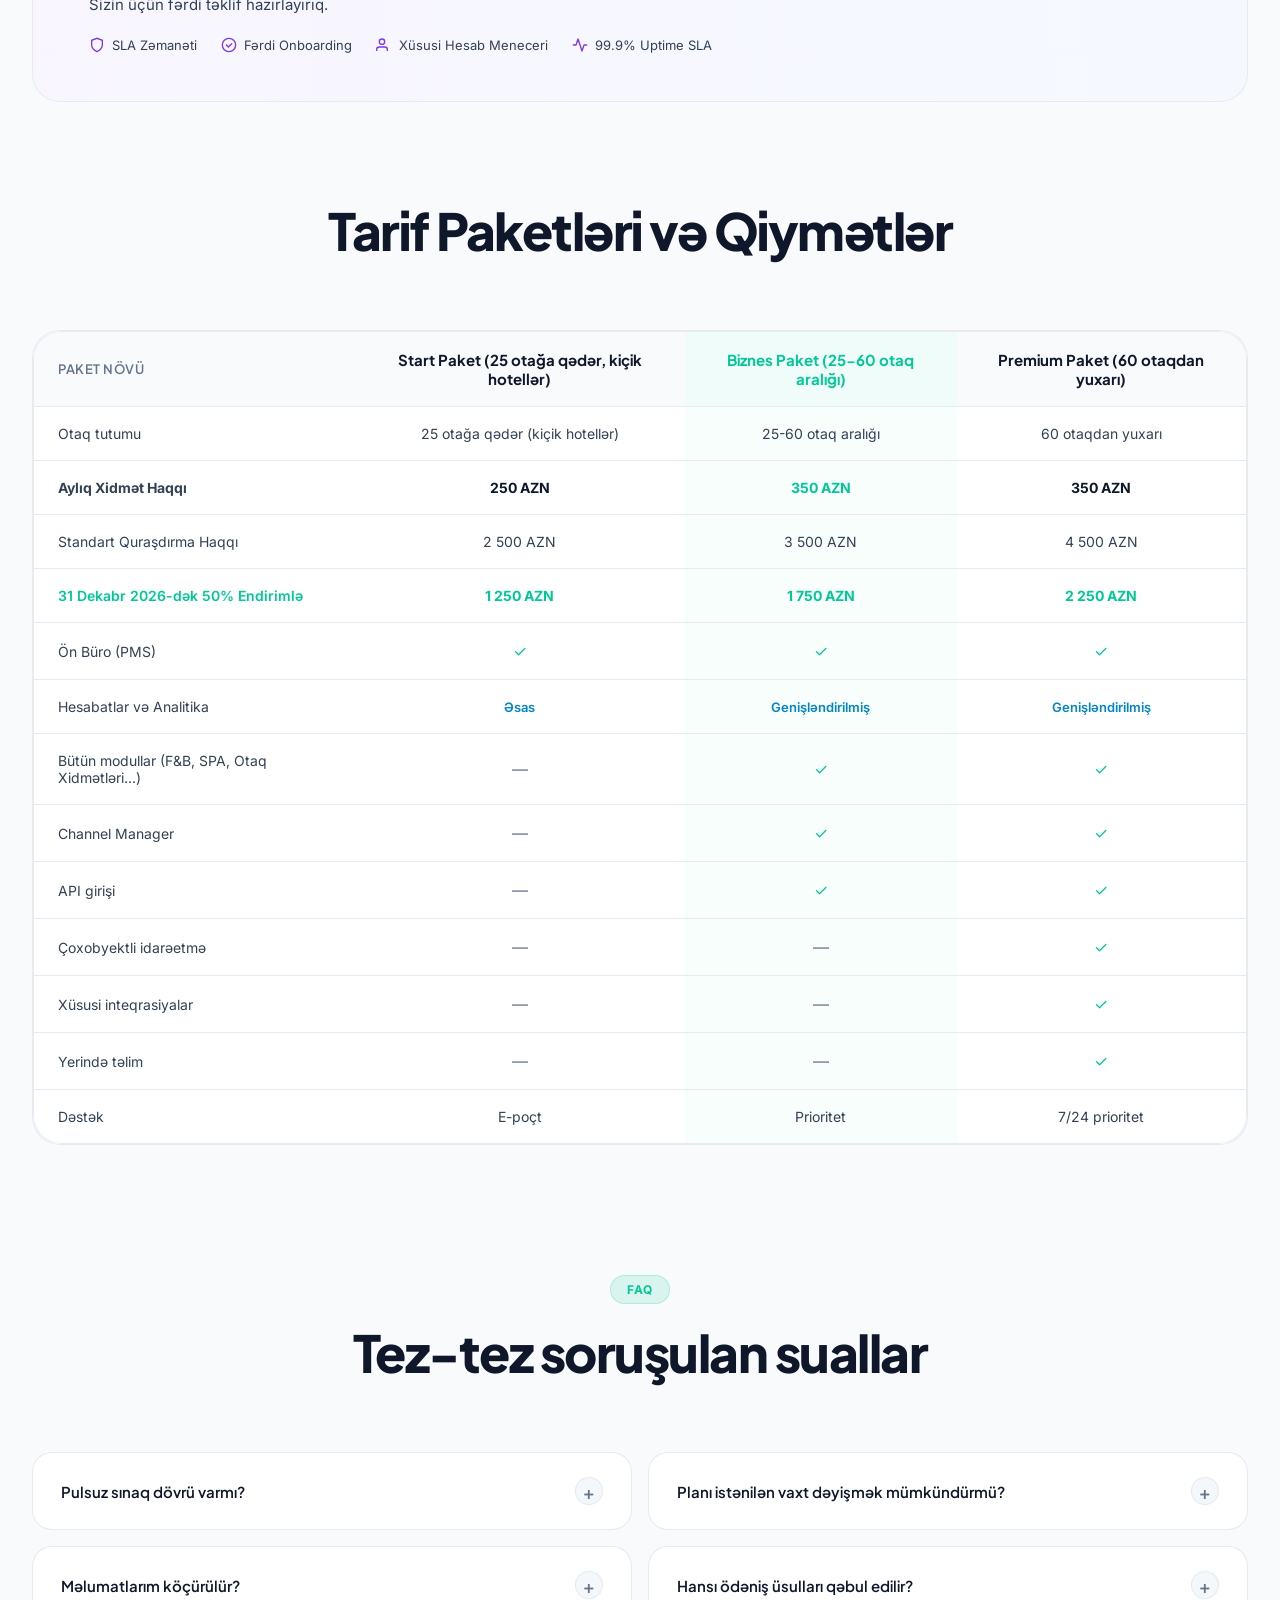
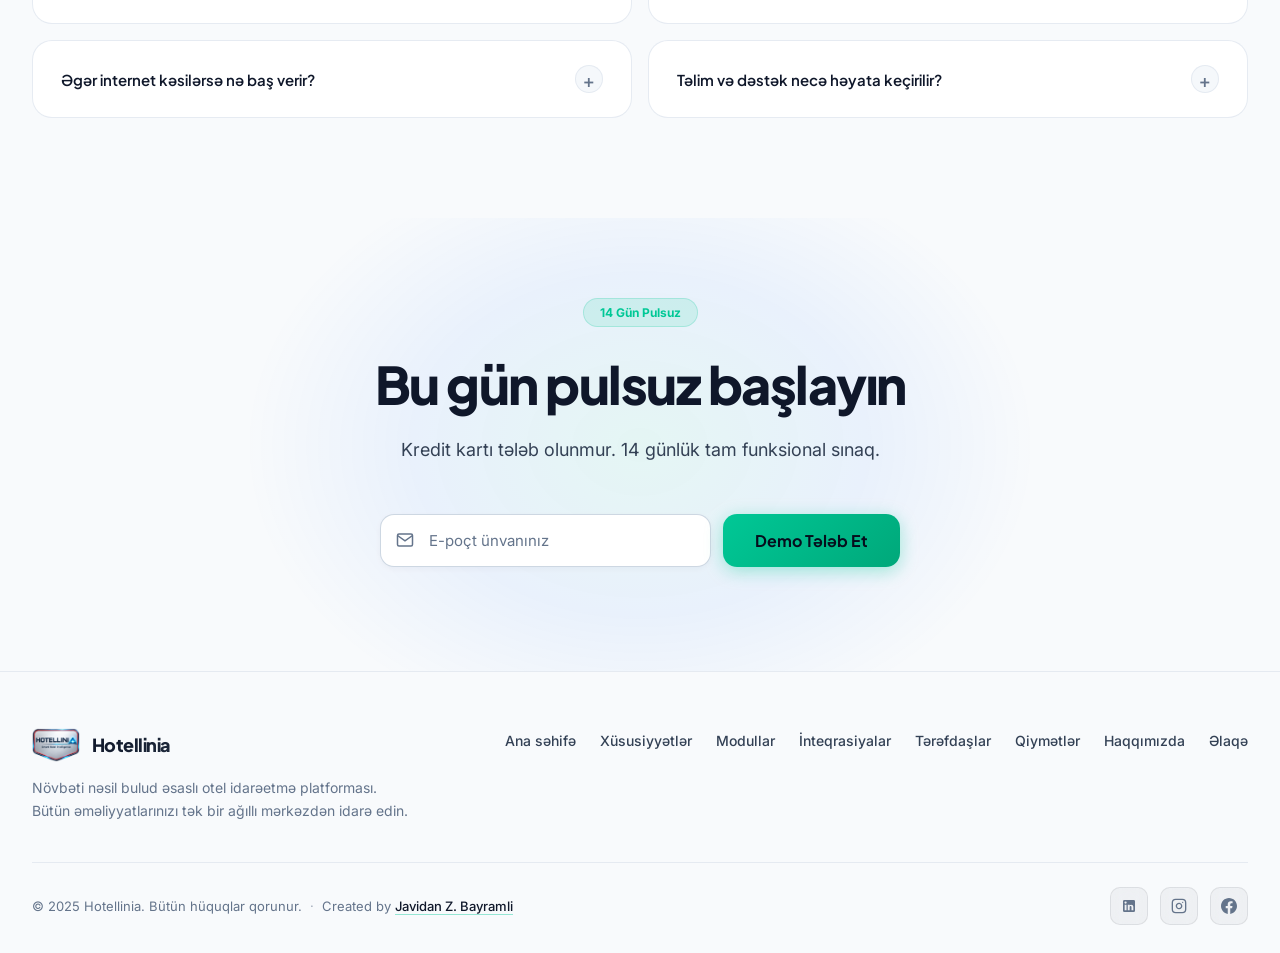
<file: pricing.html>
<!DOCTYPE html>
<html lang="az">
<head>
  <meta charset="UTF-8" />
  <meta name="viewport" content="width=device-width, initial-scale=1.0" />
  <link rel="canonical" href="https://hotellinia.com/pricing.html" />
  <link rel="alternate" hreflang="az" href="https://hotellinia.com/pricing.html" />
  <link rel="alternate" hreflang="ru" href="https://hotellinia.com/pricing.html?lang=ru" />
  <link rel="alternate" hreflang="x-default" href="https://hotellinia.com/pricing.html" />

  <title>Qiymətlər — Hotellinia Bulud PMS</title>
  <meta name="description" content="Hotellinia-nın şəffaf qiymət planları. İstənilən ölçüdə otel üçün sərfəli bulud PMS və Kanal Meneceri tarifləri ilə tanış olun." />
  <meta property="og:title" content="Qiymətlər — Hotellinia Bulud PMS" />
  <meta property="og:description" content="Hotellinia-nın şəffaf qiymət planları və sərfəli bulud PMS tarifləri." />
  <meta property="og:image" content="https://hotellinia.com/hotellinia-logo.png" />
  <meta name="robots" content="index, follow" />

  <link rel="preconnect" href="https://fonts.googleapis.com" />
  <link rel="preconnect" href="https://fonts.gstatic.com" crossorigin />
  <link href="https://fonts.googleapis.com/css2?family=Plus+Jakarta+Sans:wght@300;400;500;600;700;800&family=Inter:wght@300;400;500;600;700&display=swap" rel="stylesheet" />
  <link rel="stylesheet" href="style.css?v=8" />
  <link rel="icon" type="image/png" href="hotellinia-logo.png" />
  <link rel="apple-touch-icon" sizes="180x180" href="hotellinia-logo.png" />
  <style>
    /* ── PAGE-SPECIFIC ── */
    .page-hero {
      padding: 180px 0 80px;
      text-align: center;
      position: relative;
      z-index: 1;
    }
    .page-hero-aura {
      position: absolute;
      top: 0; left: 50%; transform: translateX(-50%);
      width: 900px; height: 500px;
      background: radial-gradient(ellipse at 50% 30%,
        rgba(0,200,150,0.09) 0%,
        rgba(0,102,255,0.07) 40%,
        transparent 70%);
      pointer-events: none;
    }
    .page-hero .section-pill { margin-bottom: 20px; }
    .page-hero-title {
      font-family: var(--font-display);
      font-size: clamp(36px, 5vw, 64px);
      font-weight: 800;
      letter-spacing: -2px;
      line-height: 1.1;
      margin-bottom: 20px;
    }
    .page-hero-sub {
      font-size: 18px;
      color: var(--text-secondary);
      max-width: 540px;
      margin: 0 auto 48px;
      line-height: 1.7;
    }

    /* ── TOGGLE ── */
    .billing-toggle {
      display: inline-flex;
      align-items: center;
      gap: 16px;
      background: var(--bg-glass);
      border: 1px solid var(--border-glass);
      border-radius: 100px;
      padding: 6px 8px;
      margin-bottom: 72px;
    }
    .toggle-label {
      font-size: 14px;
      font-weight: 500;
      color: var(--text-muted);
      padding: 6px 16px;
      border-radius: 100px;
      cursor: pointer;
      transition: all 0.25s;
    }
    .toggle-label.active {
      background: linear-gradient(135deg, var(--green) 0%, #00A87A 100%);
      color: #000;
      font-weight: 700;
    }
    .toggle-save {
      font-size: 11px;
      font-weight: 700;
      background: rgba(0,200,150,0.12);
      color: var(--green);
      border: 1px solid rgba(0,200,150,0.2);
      padding: 3px 10px;
      border-radius: 100px;
      margin-left: -8px;
    }

    /* ── PLANS GRID ── */
    .plans-section { padding: 0 0 100px; position: relative; z-index: 1; }
    .plans-grid {
      display: grid;
      grid-template-columns: repeat(3, 1fr);
      gap: 24px;
      align-items: start;
    }
    .plan-card {
      background: var(--bg-card);
      border: 1px solid var(--border-glass);
      border-radius: var(--radius-xl);
      padding: 40px 36px;
      position: relative;
      overflow: hidden;
      backdrop-filter: blur(12px);
      transition: all 0.35s var(--ease-smooth);
    }
    .plan-card:hover {
      border-color: var(--border-bright);
      transform: translateY(-6px);
      box-shadow: 0 20px 40px rgba(15, 23, 42, 0.08);
    }
    .plan-card.featured {
      border-color: rgba(0,200,150,0.35);
      background: linear-gradient(160deg,
        rgba(0,200,150,0.06) 0%,
        rgba(0,102,255,0.04) 100%),
        var(--bg-card);
      transform: scale(1.03);
    }
    .plan-card.featured:hover { transform: scale(1.03) translateY(-6px); }
    .plan-card-glow {
      position: absolute;
      top: -60px; right: -60px;
      width: 220px; height: 220px;
      border-radius: 50%;
      filter: blur(70px);
      opacity: 0.18;
      pointer-events: none;
    }
    .plan-card.featured .plan-card-glow { background: var(--green); opacity: 0.28; }
    .plan-card:not(.featured) .plan-card-glow { background: var(--blue); }

    .plan-badge-popular {
      display: inline-flex;
      align-items: center;
      gap: 6px;
      background: linear-gradient(135deg, var(--green), #00A87A);
      color: #000;
      font-size: 11px;
      font-weight: 800;
      letter-spacing: 0.5px;
      text-transform: uppercase;
      padding: 4px 12px;
      border-radius: 100px;
      margin-bottom: 20px;
    }
    .plan-badge-popular::before {
      content: '★';
      font-size: 10px;
    }
    .plan-name {
      font-family: var(--font-display);
      font-size: 22px;
      font-weight: 800;
      margin-bottom: 8px;
    }
    .plan-desc {
      font-size: 14px;
      color: var(--text-secondary);
      line-height: 1.6;
      margin-bottom: 24px;
      min-height: 44px;
    }
    .plan-price-block {
      margin-bottom: 24px;
    }
    .plan-price-label {
      font-size: 11px;
      font-weight: 700;
      text-transform: uppercase;
      letter-spacing: 0.8px;
      color: var(--text-muted);
      margin-bottom: 6px;
    }
    .plan-price {
      display: flex;
      align-items: baseline;
      gap: 6px;
      margin-bottom: 4px;
    }
    .plan-currency {
      font-size: 22px;
      font-weight: 700;
      color: var(--text-secondary);
    }
    .plan-amount {
      font-family: var(--font-display);
      font-size: 52px;
      font-weight: 800;
      letter-spacing: -2px;
      line-height: 1;
      color: var(--text-primary);
    }
    .plan-period {
      font-size: 15px;
      font-weight: 600;
      color: var(--text-muted);
    }
    .plan-setup-box {
      background: rgba(248, 250, 252, 0.9);
      border: 1px solid var(--border-glass);
      border-radius: 14px;
      padding: 14px 16px;
      margin-bottom: 24px;
      font-size: 13px;
    }
    .plan-card.featured .plan-setup-box {
      background: rgba(0, 200, 150, 0.06);
      border-color: rgba(0, 200, 150, 0.22);
    }
    .setup-badge-sale {
      display: inline-flex;
      align-items: center;
      gap: 5px;
      font-size: 10px;
      font-weight: 800;
      text-transform: uppercase;
      letter-spacing: 0.5px;
      color: #00875A;
      background: rgba(0, 200, 150, 0.15);
      border: 1px solid rgba(0, 200, 150, 0.3);
      padding: 3px 9px;
      border-radius: 6px;
      margin-bottom: 10px;
    }
    .plan-setup-row {
      display: flex;
      justify-content: space-between;
      align-items: center;
      color: var(--text-muted);
      font-size: 12px;
      margin-bottom: 6px;
    }
    .setup-old-val {
      text-decoration: line-through;
      color: #94A3B8;
      font-weight: 600;
    }
    .plan-setup-row-discount {
      display: flex;
      justify-content: space-between;
      align-items: center;
      font-weight: 700;
      color: var(--text-primary);
      padding-top: 4px;
      border-top: 1px dashed rgba(0,0,0,0.06);
    }
    .setup-new-val {
      font-size: 16px;
      font-weight: 800;
      color: var(--green);
    }
    .pricing-campaign-pill {
      display: inline-flex;
      align-items: center;
      gap: 10px;
      background: rgba(0, 200, 150, 0.1);
      border: 1px solid rgba(0, 200, 150, 0.3);
      color: var(--text-primary);
      padding: 10px 22px;
      border-radius: 100px;
      font-size: 14px;
      margin-top: 18px;
      box-shadow: 0 4px 20px rgba(0, 200, 150, 0.1);
    }
    .plan-divider {
      height: 1px;
      background: var(--border-glass);
      margin-bottom: 24px;
    }
    .plan-features { list-style: none; display: flex; flex-direction: column; gap: 14px; margin-bottom: 36px; }
    .plan-feature {
      display: flex;
      align-items: flex-start;
      gap: 12px;
      font-size: 14px;
      color: var(--text-secondary);
    }
    .plan-feature-check {
      width: 20px; height: 20px;
      border-radius: 50%;
      background: var(--green-dim);
      border: 1px solid rgba(0,200,150,0.25);
      display: flex; align-items: center; justify-content: center;
      flex-shrink: 0;
      color: var(--green);
      font-size: 11px;
      margin-top: 1px;
    }
    .plan-feature-check.cross {
      background: #F1F5F9;
      border-color: var(--border-glass);
      color: var(--text-muted);
    }
    .plan-feature strong { color: var(--text-primary); }

    .btn-plan-primary {
      width: 100%;
      justify-content: center;
      padding: 16px;
      font-size: 16px;
      border-radius: 14px;
    }
    .btn-plan-ghost {
      width: 100%;
      justify-content: center;
      padding: 16px;
      font-size: 16px;
      border-radius: 14px;
    }

    /* ── ENTERPRISE STRIP ── */
    .enterprise-strip {
      margin: 0 0 100px;
      background: var(--bg-card);
      border: 1px solid var(--border-glass);
      border-radius: var(--radius-xl);
      padding: 48px 56px;
      display: flex;
      align-items: center;
      justify-content: space-between;
      gap: 40px;
      backdrop-filter: blur(12px);
      position: relative;
      overflow: hidden;
      z-index: 1;
    }
    .enterprise-strip::before {
      content: '';
      position: absolute;
      inset: 0;
      background: linear-gradient(90deg,
        rgba(139,92,246,0.06) 0%,
        rgba(0,102,255,0.04) 100%);
      pointer-events: none;
    }
    .enterprise-left { position: relative; z-index: 1; }
    .enterprise-tag {
      display: inline-flex; align-items: center; gap: 6px;
      background: rgba(139,92,246,0.12);
      border: 1px solid rgba(139,92,246,0.25);
      color: var(--purple);
      font-size: 11px; font-weight: 700;
      letter-spacing: 0.5px; text-transform: uppercase;
      padding: 4px 12px; border-radius: 100px;
      margin-bottom: 16px;
    }
    .enterprise-title {
      font-family: var(--font-display);
      font-size: 28px; font-weight: 800;
      letter-spacing: -0.5px;
      margin-bottom: 10px;
    }
    .enterprise-desc { font-size: 15px; color: var(--text-secondary); line-height: 1.6; max-width: 500px; }
    .enterprise-perks {
      display: flex; gap: 24px; margin-top: 20px; flex-wrap: wrap;
    }
    .enterprise-perk {
      display: flex; align-items: center; gap: 7px;
      font-size: 13px; color: var(--text-secondary);
    }
    .enterprise-perk svg { color: var(--purple); flex-shrink: 0; }
    .enterprise-actions { display: flex; flex-direction: column; gap: 12px; align-items: flex-end; flex-shrink: 0; position: relative; z-index: 1; }
    .enterprise-note { font-size: 12px; color: var(--text-muted); text-align: right; }

    /* ── FEATURE TABLE ── */
    .compare-section { padding: 0 0 100px; position: relative; z-index: 1; }
    .compare-table {
      width: 100%;
      border-collapse: separate;
      border-spacing: 0;
      background: var(--bg-card);
      border: 1px solid var(--border-glass);
      border-radius: var(--radius-xl);
      overflow: hidden;
      backdrop-filter: blur(12px);
    }
    .compare-table th, .compare-table td {
      padding: 18px 24px;
      text-align: left;
      border-bottom: 1px solid var(--border-glass);
    }
    .compare-table th {
      font-family: var(--font-display);
      font-weight: 700;
      font-size: 15px;
      background: #F8FAFC;
    }
    .compare-table th.col-feature { color: var(--text-muted); font-size: 13px; font-weight: 600; letter-spacing: 0.5px; text-transform: uppercase; }
    .compare-table th.col-plan-name { text-align: center; }
    .compare-table th.col-featured-plan {
      background: rgba(0,200,150,0.06);
      color: var(--green);
    }
    .compare-table td { font-size: 14px; color: var(--text-secondary); }
    .compare-table td.center { text-align: center; }
    .compare-table td.featured-col { background: rgba(0,200,150,0.03); }
    .compare-table tr:last-child td { border-bottom: none; }
    .compare-table tr:hover td { background: #F1F5F9; }
    .compare-table .row-category td {
      background: #F8FAFC;
      color: var(--text-muted);
      font-size: 12px;
      font-weight: 700;
      letter-spacing: 1px;
      text-transform: uppercase;
      padding: 12px 24px;
    }
    .check-green { color: var(--green); font-size: 16px; }
    .check-muted { color: var(--text-muted); font-size: 16px; }
    .check-cyan  { color: var(--cyan); font-size: 13px; font-weight: 600; }

    /* ── FAQ ── */
    .faq-section { padding: 0 0 100px; position: relative; z-index: 1; }
    .faq-grid {
      display: grid;
      grid-template-columns: 1fr 1fr;
      gap: 16px;
    }
    .faq-item {
      background: var(--bg-card);
      border: 1px solid var(--border-glass);
      border-radius: var(--radius-lg);
      overflow: hidden;
      backdrop-filter: blur(12px);
      transition: border-color 0.25s;
    }
    .faq-item:hover { border-color: var(--border-bright); }
    .faq-q {
      width: 100%;
      background: none;
      border: none;
      padding: 24px 28px;
      display: flex;
      align-items: center;
      justify-content: space-between;
      gap: 16px;
      cursor: pointer;
      text-align: left;
      color: var(--text-primary);
      font-family: var(--font-display);
      font-size: 15px;
      font-weight: 600;
    }
    .faq-icon {
      width: 28px; height: 28px;
      border-radius: 50%;
      background: var(--bg-glass);
      border: 1px solid var(--border-glass);
      display: flex; align-items: center; justify-content: center;
      flex-shrink: 0;
      color: var(--text-muted);
      font-size: 18px;
      transition: all 0.3s;
    }
    .faq-item.open .faq-icon { transform: rotate(45deg); background: var(--green-dim); color: var(--green); border-color: rgba(0,200,150,0.25); }
    .faq-a {
      font-size: 14px;
      color: var(--text-secondary);
      line-height: 1.7;
      padding: 0 28px;
      max-height: 0;
      overflow: hidden;
      transition: max-height 0.4s var(--ease-smooth), padding 0.3s;
    }
    .faq-item.open .faq-a {
      max-height: 300px;
      padding: 0 28px 24px;
    }

    /* ── RESPONSIVE ── */
    @media (max-width: 1024px) {
      .plans-grid { grid-template-columns: 1fr; max-width: 480px; margin: 0 auto; }
      .plan-card.featured { transform: none; }
      .enterprise-strip { flex-direction: column; align-items: flex-start; }
      .enterprise-actions { align-items: flex-start; }
      .compare-table { font-size: 13px; }
      .faq-grid { grid-template-columns: 1fr; }
    }
    @media (max-width: 768px) {
      .page-hero { padding: 140px 0 60px; }
      .enterprise-strip { padding: 32px 28px; }
      .compare-table th, .compare-table td { padding: 14px 16px; }
    }
  </style>
</head>
<body>

  <!-- ═══════════════════════════════════════════
       PREMIUM FULL-SCREEN ONBOARDING PRE-LOADER
  ═══════════════════════════════════════════ -->
  <div class="preloader-screen" id="hotelliniaPreloader" aria-hidden="true">
    <div class="preloader-ambient-glow"></div>
    <div class="preloader-mesh-grid"></div>
    <div class="preloader-content">
      <div class="preloader-logo-wrap">
        <div class="preloader-logo-aura"></div>
        <img src="hotellinia-logo.png" alt="Hotellinia" class="preloader-logo-img" />
      </div>
      <div class="preloader-slogan-wrap">
        <p class="preloader-slogan" data-i18n="preloader.slogan">
          Mükəmməl qonaqpərvərlik sizdən, <br class="preloader-br" /><span class="preloader-slogan-accent">gələcəyin texnologiyası bizdən!</span>
        </p>
        <div class="preloader-glow-bar"></div>
      </div>
    </div>
    <button type="button" class="preloader-skip" id="preloaderSkip" aria-label="Keç" data-i18n="preloader.skip">Keçid ✕</button>
  </div>

  <div class="cursor-glow" id="cursorGlow"></div>
  <div class="bg-grid"></div>
  <div class="bg-radials">
    <div class="radial radial-1"></div>
    <div class="radial radial-2"></div>
    <div class="radial radial-3"></div>
  </div>

  <!-- NAVBAR -->
  <header class="navbar" id="navbar">
    <div class="nav-inner">
      <a href="index.html" class="logo" id="logo-link">
        <img src="hotellinia-logo.png" alt="Hotellinia Logo" class="logo-img" />
        <span class="logo-text">Hotellinia</span>
      </a>
      
      


      <nav class="nav-links" id="navLinksDesktop">
        <a href="index.html#features" class="nav-link" data-i18n="nav.features">Xüsusiyyətlər</a>
        <a href="index.html#modules" class="nav-link" data-i18n="nav.modules">Modullar</a>
        <a href="index.html#connect" class="nav-link" data-i18n="nav.integrations">İnteqrasiyalar</a>
        <a href="index.html#partners" class="nav-link" data-i18n="nav.partners">Tərəfdaşlar</a>
        <a href="pricing.html" class="nav-link nav-link--active" data-i18n="nav.pricing">Qiymətlər</a>
        <a href="about.html" class="nav-link" data-i18n="nav.about">Haqqımızda</a>
        <a href="contact.html" class="nav-link" data-i18n="nav.contact">Əlaqə</a>
      </nav>

      <div class="nav-actions">
        <!-- Cool Language Dropdown -->
        <div class="lang-dropdown" id="langDropdown">
          <button type="button" class="lang-dropdown-btn" id="langDropdownBtn" aria-expanded="false" aria-haspopup="true" aria-label="Dil seçimi">
            <span class="lang-flag" id="langActiveFlag">🇦🇿</span>
            <span class="lang-code" id="langActiveCode">AZ</span>
            <svg class="lang-arrow" width="12" height="12" viewBox="0 0 12 12" fill="none">
              <path d="M2.5 4.5L6 8L9.5 4.5" stroke="currentColor" stroke-width="1.8" stroke-linecap="round" stroke-linejoin="round"/>
            </svg>
          </button>
          <div class="lang-dropdown-menu" id="langDropdownMenu" role="menu">
            <button type="button" class="lang-dropdown-item active" data-lang="az" role="menuitem">
              <span class="item-flag">🇦🇿</span>
              <div class="item-text">
                <span class="item-name">Azərbaycan</span>
                <span class="item-sub">AZ · Əsas dil</span>
              </div>
              <span class="item-check">✓</span>
            </button>
            <button type="button" class="lang-dropdown-item" data-lang="ru" role="menuitem">
              <span class="item-flag">🇷🇺</span>
              <div class="item-text">
                <span class="item-name">Русский</span>
                <span class="item-sub">RU · Язык интерфейса</span>
              </div>
              <span class="item-check">✓</span>
            </button>
          </div>
        </div>
        <a href="https://app.hotellinia.com" target="_blank" rel="noopener noreferrer" class="nav-login" data-i18n="nav.login">Daxil ol</a>
        <a href="contact.html#contactForm" class="btn btn-glow" id="nav-demo-btn" data-i18n="nav.demo">Demo Tələb Et</a>
        <button class="hamburger" id="hamburgerBtn" aria-label="Menyu" aria-expanded="false">
          <span></span><span></span><span></span>
        </button>
      </div>
    </div>
  </header>

  <!-- Mobile fullscreen menu — direct body child, no stacking context issues -->
  <div class="mobile-menu" id="mobileMenu" role="dialog" aria-modal="true" aria-label="Naviqasiya menyusu">
    <button class="mob-close" id="mobCloseBtn" aria-label="Menyunu bağla">
      <svg width="20" height="20" viewBox="0 0 20 20" fill="none"><path d="M2 2L18 18M18 2L2 18" stroke="currentColor" stroke-width="2" stroke-linecap="round"/></svg>
    </button>
    <div class="mob-logo">
      <img src="hotellinia-logo.png" alt="Hotellinia Logo" class="mob-logo-img" />
      <span>Hotellinia</span>
    </div>
    <div class="mob-lang-wrapper">
      <div class="mob-lang-label" data-i18n="nav.lang_label">Dil seçimi</div>
      <div class="mob-lang-bar">
        <button type="button" class="mob-lang-btn active" data-lang="az">
          <span class="mob-lang-flag">🇦🇿</span>
          <span>AZ</span>
          <span class="mob-lang-check">✓</span>
        </button>
        <button type="button" class="mob-lang-btn" data-lang="ru">
          <span class="mob-lang-flag">🇷🇺</span>
          <span>RU</span>
          <span class="mob-lang-check">✓</span>
        </button>
      </div>
    </div>
    <nav class="mob-links">
        <a href="index.html#features" class="mob-link" id="mob-link-0" data-i18n="nav.features">Xüsusiyyətlər</a>
        <a href="index.html#modules" class="mob-link" id="mob-link-1" data-i18n="nav.modules">Modullar</a>
        <a href="index.html#connect" class="mob-link" id="mob-link-2" data-i18n="nav.integrations">İnteqrasiyalar</a>
        <a href="index.html#partners" class="mob-link" id="mob-link-partners" data-i18n="nav.partners">Tərəfdaşlar</a>
        <a href="pricing.html" class="mob-link" id="mob-link-3" data-i18n="nav.pricing">Qiymətlər</a>
        <a href="about.html" class="mob-link" id="mob-link-4" data-i18n="nav.about">Haqqımızda</a>
        <a href="contact.html" class="mob-link" id="mob-link-5" data-i18n="nav.contact">Əlaqə</a>
    </nav>
    <div class="mob-actions">
      <a href="contact.html#contactForm" class="btn btn-glow btn-block" data-i18n="nav.free_demo">⚡ Pulsuz Demo Tələb Et</a>
      <a href="https://app.hotellinia.com" target="_blank" rel="noopener noreferrer" class="btn btn-ghost btn-block" style="margin-top:8px;" data-i18n="nav.login">Daxil ol</a>
    </div>
    <div class="mob-footer-note" data-i18n="nav.partner_badge">Azərbaycan · 500+ Otel Partnyor</div>
  </div>

  <main>

    <!-- PAGE HERO -->
    <section class="page-hero">
      <div class="page-hero-aura"></div>
      <div class="container">
        <div class="section-pill" data-i18n="pricing.hero_tag">Tarif Paketləri və Qiymətlər</div>
        <h1 class="page-hero-title" data-i18n="pricing.hero_title">
          Otelinizin miqyasına uyğun <br/><span class="gradient-text">şəffaf tarif paketləri</span>
        </h1>
        <p class="page-hero-sub" data-i18n="pricing.hero_sub">
          Sistemimiz standart halda bütün Hotellinia modullarının tam inteqrasiyası ilə 3 fərqli paket şəklində təqdim olunur:
        </p>
        <div>
          <div class="pricing-campaign-pill" data-i18n="pricing.campaign_badge">
            🔥 Xüsusi Kampaniya: 31 Dekabr 2026-dək bütün standart quraşdırma haqlarına 50% endirim tətbiq olunur!
          </div>
        </div>
      </div>
    </section>

    <!-- PLANS -->
    <section class="plans-section">
      <div class="container">
        <div class="plans-grid">

          <!-- Start Paket -->
          <div class="plan-card" id="plan-starter">
            <div class="plan-card-glow"></div>
            <div class="plan-name" data-i18n="pricing.p1_name">Start Paket (25 otağa qədər, kiçik hotellər)</div>
            <p class="plan-desc" data-i18n="pricing.p1_desc">Kiçik butik otellər, qonaq evləri və hostellər üçün tam inteqrasiyalı idarəetmə paketi.</p>
            
            <div class="plan-price-block">
              <div class="plan-price-label" data-i18n="pricing.lbl_monthly">Aylıq Xidmət Haqqı</div>
              <div class="plan-price">
                <span class="plan-amount">250</span>
                <span class="plan-currency">AZN</span>
                <span class="plan-period">/ ay</span>
              </div>
            </div>

            <div class="plan-divider"></div>
            <ul class="plan-features">
              <li class="plan-feature">
                <span class="plan-feature-check">✓</span>
                <span data-i18n="pricing.p1_feat1"><strong>25 otağa qədər (kiçik hotellər)</strong> tam dəstək</span>
              </li>
              <li class="plan-feature">
                <span class="plan-feature-check">✓</span>
                <span data-i18n="pricing.p1_feat2">Əsas PMS və Ön Büro idarəetməsi</span>
              </li>
              <li class="plan-feature">
                <span class="plan-feature-check">✓</span>
                <span data-i18n="pricing.p1_feat3">İnteraktiv otaq xəritəsi</span>
              </li>
              <li class="plan-feature">
                <span class="plan-feature-check">✓</span>
                <span data-i18n="pricing.p1_feat4">Standart analitika və hesabatlar</span>
              </li>
              <li class="plan-feature">
                <span class="plan-feature-check">✓</span>
                <span data-i18n="pricing.p1_feat5">E-poçt dəstəyi (İş saatlarında)</span>
              </li>
            </ul>
            <a href="contact.html#contactForm" class="btn btn-ghost btn-plan-ghost" id="starter-btn" data-i18n="pricing.btn_choose">Planı Seçin →</a>
          </div>

          <!-- Biznes Paket (Featured) -->
          <div class="plan-card featured" id="plan-pro">
            <div class="plan-card-glow"></div>
            <div class="plan-badge-popular" data-i18n="pricing.p2_badge">Ən Populyar</div>
            <div class="plan-name" data-i18n="pricing.p2_name">Biznes Paket (25-60 otaq aralığı)</div>
            <p class="plan-desc" data-i18n="pricing.p2_desc">Orta və böyük həcmli otellər üçün tam avtomatlaşdırma paketi.</p>
            
            <div class="plan-price-block">
              <div class="plan-price-label" data-i18n="pricing.lbl_monthly">Aylıq Xidmət Haqqı</div>
              <div class="plan-price">
                <span class="plan-amount">350</span>
                <span class="plan-currency">AZN</span>
                <span class="plan-period">/ ay</span>
              </div>
            </div>

            <div class="plan-divider"></div>
            <ul class="plan-features">
              <li class="plan-feature">
                <span class="plan-feature-check">✓</span>
                <span data-i18n="pricing.p2_feat1"><strong>25-60 otaq aralığı</strong></span>
              </li>
              <li class="plan-feature">
                <span class="plan-feature-check">✓</span>
                <span data-i18n="pricing.p2_feat2">İkitərəfli Kanal Meneceri (OTA sync)</span>
              </li>
              <li class="plan-feature">
                <span class="plan-feature-check">✓</span>
                <span data-i18n="pricing.p2_feat3">Təmizlik və Xidmət heyəti modulu</span>
              </li>
              <li class="plan-feature">
                <span class="plan-feature-check">✓</span>
                <span data-i18n="pricing.p2_feat4">Restoran və POS inteqrasiyası</span>
              </li>
              <li class="plan-feature">
                <span class="plan-feature-check">✓</span>
                <span data-i18n="pricing.p2_feat5">Dinamik qiymət və gəlir idarəetməsi</span>
              </li>
              <li class="plan-feature">
                <span class="plan-feature-check">✓</span>
                <span data-i18n="pricing.p2_feat6">24/7 Prioritet Texniki Dəstək</span>
              </li>
            </ul>
            <a href="contact.html#contactForm" class="btn btn-primary btn-plan-primary" id="pro-btn" data-i18n="pricing.btn_popular">İndi Başlayın →</a>
          </div>

          <!-- Premium Paket -->
          <div class="plan-card" id="plan-business">
            <div class="plan-card-glow"></div>
            <div class="plan-name" data-i18n="pricing.p3_name">Premium Paket (60 otaqdan yuxarı)</div>
            <p class="plan-desc" data-i18n="pricing.p3_desc">60 otaqdan yuxarı böyük hotellər və komplekslər üçün qabaqcıl həll.</p>
            
            <div class="plan-price-block">
              <div class="plan-price-label" data-i18n="pricing.lbl_monthly">Aylıq Xidmət Haqqı</div>
              <div class="plan-price">
                <span class="plan-amount">350</span>
                <span class="plan-currency">AZN</span>
                <span class="plan-period">/ ay</span>
              </div>
            </div>

            <div class="plan-divider"></div>
            <ul class="plan-features">
              <li class="plan-feature">
                <span class="plan-feature-check">✓</span>
                <span data-i18n="pricing.p3_feat1"><strong>60 otaqdan yuxarı</strong> böyük hotellər və komplekslər</span>
              </li>
              <li class="plan-feature">
                <span class="plan-feature-check">✓</span>
                <span data-i18n="pricing.p3_feat2">Xüsusi API və ERP (1C, SAP) inteqrasiyaları</span>
              </li>
              <li class="plan-feature">
                <span class="plan-feature-check">✓</span>
                <span data-i18n="pricing.p3_feat3">Fərdi elektron kilid sistemləri inteqrasiyası</span>
              </li>
              <li class="plan-feature">
                <span class="plan-feature-check">✓</span>
                <span data-i18n="pricing.p3_feat4">Şəxsi Müştəri Uğur Meneceri (SLA 99.99%)</span>
              </li>
              <li class="plan-feature">
                <span class="plan-feature-check">✓</span>
                <span data-i18n="pricing.p3_feat5">Yerində təlim və xüsusi sazlama</span>
              </li>
            </ul>
            <a href="contact.html#contactForm" class="btn btn-ghost btn-plan-ghost" id="business-btn" data-i18n="pricing.btn_contact">Bizimlə Əlaqə →</a>
          </div>

        </div>
      </div>
    </section>

    <!-- ENTERPRISE STRIP -->
    <div class="container">
      <div class="enterprise-strip" id="enterprise-section">
        <div class="enterprise-left">
          <div class="enterprise-tag">
            <svg width="12" height="12" viewBox="0 0 24 24" fill="none"><path d="M12 2L15.09 8.26L22 9.27L17 14.14L18.18 21.02L12 17.77L5.82 21.02L7 14.14L2 9.27L8.91 8.26L12 2Z" stroke="currentColor" stroke-width="2" stroke-linejoin="round"/></svg>
            <span data-i18n="pricing.ent_tag">Fərdi Layihələr</span>
          </div>
          <h2 class="enterprise-title" data-i18n="pricing.ent_title">Böyük otel şəbəkələri üçün<br/>fərdi həll</h2>
          <p class="enterprise-desc" data-i18n="pricing.ent_desc">5-dən çox mülk, xüsusi tələblər, tam özəlləşdirilmiş inteqrasiyalar? Sizin üçün fərdi təklif hazırlayırıq.</p>
          <div class="enterprise-perks">
            <div class="enterprise-perk">
              <svg width="16" height="16" viewBox="0 0 24 24" fill="none"><path d="M12 22s8-4 8-10V5l-8-3-8 3v7c0 6 8 10 8 10z" stroke="currentColor" stroke-width="2"/></svg>
              <span data-i18n="pricing.ent_p1">SLA Zəmanəti</span>
            </div>
            <div class="enterprise-perk">
              <svg width="16" height="16" viewBox="0 0 24 24" fill="none"><circle cx="12" cy="12" r="10" stroke="currentColor" stroke-width="2"/><path d="M8 12l3 3 5-5" stroke="currentColor" stroke-width="2" stroke-linecap="round"/></svg>
              <span data-i18n="pricing.ent_p2">Fərdi Onboarding</span>
            </div>
            <div class="enterprise-perk">
              <svg width="16" height="16" viewBox="0 0 24 24" fill="none"><path d="M17 21v-2a4 4 0 00-4-4H5a4 4 0 00-4 4v2" stroke="currentColor" stroke-width="2"/><circle cx="9" cy="7" r="4" stroke="currentColor" stroke-width="2"/></svg>
              <span data-i18n="pricing.ent_p3">Xüsusi Hesab Meneceri</span>
            </div>
            <div class="enterprise-perk">
              <svg width="16" height="16" viewBox="0 0 24 24" fill="none"><polyline points="22 12 18 12 15 21 9 3 6 12 2 12" stroke="currentColor" stroke-width="2" stroke-linecap="round" stroke-linejoin="round"/></svg>
              <span data-i18n="pricing.ent_p4">99.9% Uptime SLA</span>
            </div>
          </div>
        </div>
        <div class="enterprise-actions">
          <a href="contact.html#contactForm" class="btn btn-primary btn-xl" id="enterprise-btn" data-i18n="pricing.ent_btn">Qiymət Sorğusu Göndər</a>
          <span class="enterprise-note" data-i18n="pricing.ent_note">Orta cavab vaxtı: 2 saat</span>
        </div>
      </div>
    </div>

    <!-- COMPARISON TABLE -->
    <section class="compare-section">
      <div class="container">
        <div class="section-header">
          <h2 class="section-title" data-i18n="pricing.compare_title">Tarif Paketləri və Qiymətlər</h2>
        </div>
        <div class="table-scroll-wrap">
          <table class="compare-table" id="compare-table">
            <thead>
              <tr>
                <th class="col-feature" data-i18n="pricing.th_feature">Paket Növü</th>
                <th class="col-plan-name" data-i18n="pricing.th_starter">Start Paket (25 otağa qədər, kiçik hotellər)</th>
                <th class="col-plan-name col-featured-plan" data-i18n="pricing.th_pro">Biznes Paket (25-60 otaq aralığı)</th>
                <th class="col-plan-name" data-i18n="pricing.th_enterprise">Premium Paket (60 otaqdan yuxarı)</th>
              </tr>
            </thead>
            <tbody>
              <tr>
                <td data-i18n="pricing.row_rooms">Otaq tutumu</td>
                <td class="center" data-i18n="pricing.row_rooms_starter">25 otağa qədər (kiçik hotellər)</td>
                <td class="center featured-col" data-i18n="pricing.row_rooms_pro">25-60 otaq aralığı</td>
                <td class="center" data-i18n="pricing.row_rooms_ent">60 otaqdan yuxarı</td>
              </tr>
              <tr>
                <td data-i18n="pricing.row_monthly" style="font-weight:700;">Aylıq Xidmət Haqqı</td>
                <td class="center" style="font-weight:700;color:var(--text-primary);" data-i18n="pricing.row_monthly_starter">250 AZN</td>
                <td class="center featured-col" style="font-weight:700;color:var(--green);" data-i18n="pricing.row_monthly_pro">350 AZN</td>
                <td class="center" style="font-weight:700;color:var(--text-primary);" data-i18n="pricing.row_monthly_ent">350 AZN</td>
              </tr>
              <tr>
                <td data-i18n="pricing.row_setup_std">Standart Quraşdırma Haqqı</td>
                <td class="center" data-i18n="pricing.row_setup_std_starter">2 500 AZN</td>
                <td class="center featured-col" data-i18n="pricing.row_setup_std_pro">3 500 AZN</td>
                <td class="center" data-i18n="pricing.row_setup_std_ent">4 500 AZN</td>
              </tr>
              <tr>
                <td data-i18n="pricing.row_setup_sale" style="color:var(--green);font-weight:600;">31 Dekabr 2026-dək 50% Endirimlə</td>
                <td class="center" style="font-weight:700;color:var(--green);" data-i18n="pricing.row_setup_sale_starter">1 250 AZN</td>
                <td class="center featured-col" style="font-weight:700;color:var(--green);" data-i18n="pricing.row_setup_sale_pro">1 750 AZN</td>
                <td class="center" style="font-weight:700;color:var(--green);" data-i18n="pricing.row_setup_sale_ent">2 250 AZN</td>
              </tr>
              <tr>
                <td data-i18n="pricing.row_pms">Ön Büro (PMS)</td>
                <td class="center"><span class="check-green">✓</span></td>
                <td class="center featured-col"><span class="check-green">✓</span></td>
                <td class="center"><span class="check-green">✓</span></td>
              </tr>
              <tr>
                <td data-i18n="pricing.row_reports">Hesabatlar və Analitika</td>
                <td class="center"><span class="check-cyan" data-i18n="pricing.val_basic">Əsas</span></td>
                <td class="center featured-col"><span class="check-cyan" data-i18n="pricing.val_adv">Genişləndirilmiş</span></td>
                <td class="center"><span class="check-cyan" data-i18n="pricing.val_adv">Genişləndirilmiş</span></td>
              </tr>
              <tr>
                <td data-i18n="pricing.row_modules">Bütün modullar (F&amp;B, SPA, Otaq Xidmətləri...)</td>
                <td class="center"><span class="check-muted">—</span></td>
                <td class="center featured-col"><span class="check-green">✓</span></td>
                <td class="center"><span class="check-green">✓</span></td>
              </tr>
              <tr>
                <td data-i18n="pricing.row_channel">Channel Manager</td>
                <td class="center"><span class="check-muted">—</span></td>
                <td class="center featured-col"><span class="check-green">✓</span></td>
                <td class="center"><span class="check-green">✓</span></td>
              </tr>
              <tr>
                <td data-i18n="pricing.row_api">API girişi</td>
                <td class="center"><span class="check-muted">—</span></td>
                <td class="center featured-col"><span class="check-green">✓</span></td>
                <td class="center"><span class="check-green">✓</span></td>
              </tr>
              <tr>
                <td data-i18n="pricing.row_multi">Çoxobyektli idarəetmə</td>
                <td class="center"><span class="check-muted">—</span></td>
                <td class="center featured-col"><span class="check-muted">—</span></td>
                <td class="center"><span class="check-green">✓</span></td>
              </tr>
              <tr>
                <td data-i18n="pricing.row_custom">Xüsusi inteqrasiyalar</td>
                <td class="center"><span class="check-muted">—</span></td>
                <td class="center featured-col"><span class="check-muted">—</span></td>
                <td class="center"><span class="check-green">✓</span></td>
              </tr>
              <tr>
                <td data-i18n="pricing.row_training">Yerində təlim</td>
                <td class="center"><span class="check-muted">—</span></td>
                <td class="center featured-col"><span class="check-muted">—</span></td>
                <td class="center"><span class="check-green">✓</span></td>
              </tr>
              <tr>
                <td data-i18n="pricing.row_support">Dəstək</td>
                <td class="center" data-i18n="pricing.val_sup_starter">E-poçt</td>
                <td class="center featured-col" data-i18n="pricing.val_sup_pro">Prioritet</td>
                <td class="center" data-i18n="pricing.val_sup_ent">7/24 prioritet</td>
              </tr>
            </tbody>
          </table>
        </div>
      </div>
    </section>

    <!-- FAQ -->
    <section class="faq-section">
      <div class="container">
        <div class="section-header">
          <div class="section-pill" data-i18n="pricing.faq_tag">FAQ</div>
          <h2 class="section-title" data-i18n="pricing.faq_title">Tez-tez soruşulan suallar</h2>
        </div>
        <div class="faq-grid" id="faqGrid">

          <div class="faq-item" id="faq-1">
            <button class="faq-q" onclick="toggleFaq('faq-1')">
              <span data-i18n="pricing.faq1_q">Pulsuz sınaq dövrü varmı?</span>
              <span class="faq-icon">+</span>
            </button>
            <div class="faq-a" data-i18n="pricing.faq1_a">
              Bəli! Bütün planlarda <strong>14 günlük pulsuz sınaq</strong> dövrü mövcuddur. Kredit kartı tələb edilmir. Sınaq müddətindən sonra planı seçib ödənişi aktivləşdirirsiniz.
            </div>
          </div>

          <div class="faq-item" id="faq-2">
            <button class="faq-q" onclick="toggleFaq('faq-2')">
              <span data-i18n="pricing.faq2_q">Planı istənilən vaxt dəyişmək mümkündürmü?</span>
              <span class="faq-icon">+</span>
            </button>
            <div class="faq-a" data-i18n="pricing.faq2_a">
              Bəli, hər zaman yuxarı və ya aşağı plana keçid edə bilərsiniz. Yuxarı keçiddə fərq o günün tarixindən hesablanır, aşağı keçiddə isə növbəti ödəniş dövrünüzdə tətbiq edilir.
            </div>
          </div>

          <div class="faq-item" id="faq-3">
            <button class="faq-q" onclick="toggleFaq('faq-3')">
              <span data-i18n="pricing.faq3_q">Məlumatlarım köçürülür?</span>
              <span class="faq-icon">+</span>
            </button>
            <div class="faq-a" data-i18n="pricing.faq3_a">
              Bəli. Mövcud PMS sisteminizdən (Opera, Protel, SIHOT və s.) məlumatlarınızı tam şəkildə köçürürük. Bu xidmət bütün planlarda pulsuz daxildir.
            </div>
          </div>

          <div class="faq-item" id="faq-4">
            <button class="faq-q" onclick="toggleFaq('faq-4')">
              <span data-i18n="pricing.faq4_q">Hansı ödəniş üsulları qəbul edilir?</span>
              <span class="faq-icon">+</span>
            </button>
            <div class="faq-a" data-i18n="pricing.faq4_a">
              Visa, Mastercard, bank köçürməsi və Azərbaycan yerli bank kartları ilə ödəniş qəbul edilir. Enterprise planlarda bank köçürməsi ilə illik ödəniş seçeneği mövcuddur.
            </div>
          </div>

          <div class="faq-item" id="faq-5">
            <button class="faq-q" onclick="toggleFaq('faq-5')">
              <span data-i18n="pricing.faq5_q">Əgər internet kəsilərsə nə baş verir?</span>
              <span class="faq-icon">+</span>
            </button>
            <div class="faq-a" data-i18n="pricing.faq5_a">
              Hotellinia-nın offline rejimi mövcuddur. İnternet bağlantısı olmadan da ön büro, housekeeping və POS funksiyaları işləməyə davam edir. Bağlantı bərpa olunduqda məlumatlar avtomatik sinxronlaşır.
            </div>
          </div>

          <div class="faq-item" id="faq-6">
            <button class="faq-q" onclick="toggleFaq('faq-6')">
              <span data-i18n="pricing.faq6_q">Təlim və dəstək necə həyata keçirilir?</span>
              <span class="faq-icon">+</span>
            </button>
            <div class="faq-a" data-i18n="pricing.faq6_a">
              Bütün yeni müştərilər üçün Azərbaycan dilinde onlayn onboarding sessiyaları keçirilir. Bundan əlavə video dərslər kitabxanası, sənədlər bazası və 7/24 dəstək xidməti mövcuddur.
            </div>
          </div>

        </div>
      </div>
    </section>

    <!-- FOOTER CTA -->
    <section class="footer-cta" id="cta-pricing">
      <div class="cta-aura"></div>
      <div class="container">
        <div class="cta-inner">
          <div class="cta-badge" data-i18n="pricing.cta_badge">
            <svg width="16" height="16" viewBox="0 0 24 24" fill="none"><path d="M13 2L3 14h9l-1 8 10-12h-9l1-8z" stroke="currentColor" stroke-width="2" stroke-linecap="round" stroke-linejoin="round"/></svg>
            14 Gün Pulsuz
          </div>
          <h2 class="cta-title" data-i18n="pricing.cta_title">Bu gün <span class="gradient-text">pulsuz başlayın</span></h2>
          <p class="cta-sub" data-i18n="pricing.cta_sub">Kredit kartı tələb olunmur. 14 günlük tam funksional sınaq.</p>
          <form class="cta-form" id="ctaForm" onsubmit="handleFormSubmit(event)">
            <div class="cta-input-wrap">
              <svg class="cta-input-icon" width="18" height="18" viewBox="0 0 24 24" fill="none"><path d="M4 4h16c1.1 0 2 .9 2 2v12c0 1.1-.9 2-2 2H4c-1.1 0-2-.9-2-2V6c0-1.1.9-2 2-2z" stroke="currentColor" stroke-width="2"/><path d="M22 6l-10 7L2 6" stroke="currentColor" stroke-width="2"/></svg>
              <input type="email" id="ctaEmail" class="cta-input" placeholder="E-poçt ünvanınız" data-i18n-placeholder="cta.placeholder" required />
            </div>
            <button type="submit" class="btn btn-primary btn-xl btn-cta" id="cta-submit-btn" data-i18n="cta.btn">
              Pulsuz Başla
              <svg width="18" height="18" viewBox="0 0 24 24" fill="none"><path d="M5 12h14M12 5l7 7-7 7" stroke="currentColor" stroke-width="2" stroke-linecap="round"/></svg>
            </button>
          </form>
          <div class="cta-success" id="ctaSuccess" style="display:none" data-i18n="cta.success">
            <svg width="24" height="24" viewBox="0 0 24 24" fill="none"><circle cx="12" cy="12" r="10" fill="#00C896" opacity="0.15"/><path d="M8 12l3 3 5-5" stroke="#00C896" stroke-width="2.5" stroke-linecap="round" stroke-linejoin="round"/></svg>
            Müraciətiniz qeydə alındı! Tezliklə sizinlə əlaqə saxlayacağıq.
          </div>
        </div>
      </div>
    </section>

  </main>

  <!-- ═══════════════════════════════════════════
       FOOTER
  ═══════════════════════════════════════════ -->
  <footer class="site-footer">
    <div class="container">
      <div class="footer-inner-clean">
        <div class="footer-brand-clean">
          <a href="index.html" class="logo">
            <img src="hotellinia-logo.png" alt="Hotellinia Logo" class="logo-img" />
            <span class="logo-text">Hotellinia</span>
          </a>
          <p class="footer-tagline-clean" data-i18n="footer.tagline">Növbəti nəsil bulud əsaslı otel idarəetmə platforması. Bütün əməliyyatlarınızı tək bir ağıllı mərkəzdən idarə edin.</p>
        </div>

        <nav class="footer-nav-clean" aria-label="Footer naviqasiya">
          <a href="index.html" class="footer-nav-link" data-i18n="nav.home">Ana səhifə</a>
          <a href="index.html#features" class="footer-nav-link" data-i18n="nav.features">Xüsusiyyətlər</a>
          <a href="index.html#modules" class="footer-nav-link" data-i18n="nav.modules">Modullar</a>
          <a href="index.html#connect" class="footer-nav-link" data-i18n="nav.integrations">İnteqrasiyalar</a>
          <a href="index.html#partners" class="footer-nav-link" data-i18n="nav.partners">Tərəfdaşlar</a>
          <a href="pricing.html" class="footer-nav-link" data-i18n="nav.pricing">Qiymətlər</a>
          <a href="about.html" class="footer-nav-link" data-i18n="nav.about">Haqqımızda</a>
          <a href="contact.html" class="footer-nav-link" data-i18n="nav.contact">Əlaqə</a>
        </nav>
      </div>

      <div class="footer-bottom-clean">
        <div class="footer-copy-group">
          <p class="footer-copy" data-i18n="footer.copy">© 2025 Hotellinia. Bütün hüquqlar qorunur.</p>
          <span class="footer-copy-divider">·</span>
          <p class="footer-creator">Created by <a href="https://www.linkedin.com/in/bayramlijavidan" target="_blank" rel="noopener noreferrer" class="footer-author-link">Javidan Z. Bayramli</a></p>
        </div>

        <div class="footer-socials" aria-label="Sosial şəbəkələr">
          <a href="https://www.linkedin.com/company/hotellinia-az" class="footer-social-btn footer-social-btn--linkedin" aria-label="LinkedIn" target="_blank" rel="noopener noreferrer">
            <svg width="16" height="16" viewBox="0 0 24 24" fill="currentColor">
              <path d="M19 3a2 2 0 0 1 2 2v14a2 2 0 0 1-2 2H5a2 2 0 0 1-2-2V5a2 2 0 0 1 2-2h14m-.5 15.5v-5.3a3.26 3.26 0 0 0-3.26-3.26c-.85 0-1.84.52-2.28 1.3v-1.11h-2.79v8.37h2.79v-4.93c0-.77.62-1.4 1.39-1.4a1.4 1.4 0 0 1 1.4 1.4v4.93h2.75M6.88 8.56a1.68 1.68 0 0 0 1.68-1.68c0-.93-.75-1.69-1.68-1.69a1.69 1.69 0 0 0-1.69 1.69c0 .93.76 1.68 1.69 1.68m1.39 9.94v-8.37H5.5v8.37h2.77z"/>
            </svg>
          </a>
          <a href="https://instagram.com/hotellinia.az" class="footer-social-btn footer-social-btn--instagram" aria-label="Instagram" target="_blank" rel="noopener noreferrer">
            <svg width="16" height="16" viewBox="0 0 24 24" fill="none" stroke="currentColor" stroke-width="2" stroke-linecap="round" stroke-linejoin="round">
              <rect x="2" y="2" width="20" height="20" rx="5" ry="5"/>
              <path d="M16 11.37A4 4 0 1 1 12.63 8 4 4 0 0 1 16 11.37z"/>
              <line x1="17.5" y1="6.5" x2="17.51" y2="6.5"/>
            </svg>
          </a>
          <a href="https://www.facebook.com/hotellinia.az" class="footer-social-btn footer-social-btn--facebook" aria-label="Facebook" target="_blank" rel="noopener noreferrer">
            <svg width="16" height="16" viewBox="0 0 24 24" fill="currentColor">
              <path d="M24 12.073c0-6.627-5.373-12-12-12s-12 5.373-12 12c0 5.99 4.388 10.954 10.125 11.854v-8.385H7.078v-3.47h3.047V9.43c0-3.007 1.792-4.669 4.533-4.669 1.312 0 2.686.235 2.686.235v2.953H15.83c-1.491 0-1.956.925-1.956 1.874v2.25h3.328l-.532 3.47h-2.796v8.385C19.612 23.027 24 18.062 24 12.073z"/>
            </svg>
          </a>
        </div>
      </div>
    </div>
  </footer>

  <script src="translations.js?v=6"></script>
  <script src="app.js?v=5"></script>
  <script>
    // FAQ toggle
    function toggleFaq(id) {
      const item = document.getElementById(id);
      const isOpen = item.classList.contains('open');
      document.querySelectorAll('.faq-item').forEach(f => f.classList.remove('open'));
      if (!isOpen) item.classList.add('open');
    }

    function handleFormSubmit(e) {
      e.preventDefault();
      const email = document.getElementById('ctaEmail');
      if (!email.validity.valid) return;
      document.getElementById('ctaForm').style.display = 'none';
      document.getElementById('ctaSuccess').style.display = 'flex';
    }
  </script>
</body>
</html>
</file>
<file: style.css>
/* ═══════════════════════════════════════════════════
   HOTELLINIA — MODERN LIGHT UI STYLESHEET
   ═══════════════════════════════════════════════════ */

/* ─── CSS TOKENS ─── */
:root {
  /* Colors — Clean, Modern Light Palette */
  --bg-base:        #F8FAFC;
  --bg-surface:     #FFFFFF;
  --bg-card:        #FFFFFF;
  --bg-glass:       rgba(241, 245, 249, 0.7);
  --border-glass:   rgba(226, 232, 240, 0.85);
  --border-bright:  rgba(203, 213, 225, 0.95);

  --green:         #00C896;
  --green-dim:     rgba(0, 200, 150, 0.12);
  --green-glow:    rgba(0, 200, 150, 0.22);
  --cyan:          #0284C7;
  --cyan-dim:      rgba(2, 132, 199, 0.12);
  --cyan-glow:     rgba(2, 132, 199, 0.2);
  --blue:          #0066FF;
  --blue-dim:      rgba(0, 102, 255, 0.12);
  --purple:        #7C3AED;
  --purple-dim:    rgba(124, 58, 237, 0.12);
  --orange:        #EA580C;
  --orange-dim:    rgba(234, 88, 12, 0.12);
  --teal:          #0D9488;
  --teal-dim:      rgba(13, 148, 136, 0.12);

  --text-primary:   #0F172A;
  --text-secondary: #334155;
  --text-muted:     #64748B;

  /* Fonts */
  --font-display: 'Plus Jakarta Sans', 'Inter', sans-serif;
  --font-body:    'Inter', 'Plus Jakarta Sans', sans-serif;

  /* Spacing */
  --section-py: 80px;
  --container-max: 1280px;

  /* Radius */
  --radius-sm:  8px;
  --radius-md:  14px;
  --radius-lg:  20px;
  --radius-xl:  28px;

  /* Transitions */
  --ease-smooth: cubic-bezier(0.4, 0, 0.2, 1);
  --ease-spring: cubic-bezier(0.34, 1.56, 0.64, 1);
}

/* ─── RESETS & BASE ─── */
*, *::before, *::after { box-sizing: border-box; margin: 0; padding: 0; }

html {
  scroll-behavior: smooth;
  font-size: 16px;
}

body {
  font-family: var(--font-body);
  background: var(--bg-base);
  color: var(--text-primary);
  -webkit-font-smoothing: antialiased;
}
html { overflow-x: hidden; }  /* overflow on html not body — doesn't break position:fixed */

a { text-decoration: none; color: inherit; }

/* ═══════════════════════════════════════════════════
   PREMIUM FULL-SCREEN ONBOARDING PRE-LOADER
   ═══════════════════════════════════════════════════ */
body.preloader-locked {
  overflow: hidden !important;
  height: 100vh !important;
}

.preloader-screen {
  position: fixed;
  inset: 0;
  width: 100vw;
  height: 100vh;
  z-index: 9999999;
  display: flex;
  align-items: center;
  justify-content: center;
  background: radial-gradient(circle at 50% 45%, #0B1426 0%, #060913 55%, #030508 100%);
  overflow: hidden;
  user-select: none;
  cursor: pointer;
  will-change: opacity, filter, transform;
  animation: preloaderScreenSequence 1.8s cubic-bezier(0.16, 1, 0.3, 1) forwards;
}

/* Ambient deep luxury glow */
.preloader-ambient-glow {
  position: absolute;
  width: 650px;
  height: 650px;
  border-radius: 50%;
  background: radial-gradient(circle, rgba(0, 180, 216, 0.22) 0%, rgba(0, 200, 150, 0.12) 38%, transparent 70%);
  filter: blur(80px);
  pointer-events: none;
  animation: preloaderAuraPulse 4s ease-in-out infinite alternate;
}

.preloader-mesh-grid {
  position: absolute;
  inset: 0;
  background-image: radial-gradient(circle at 50% 50%, rgba(255, 255, 255, 0.05) 1px, transparent 1px);
  background-size: 32px 32px;
  pointer-events: none;
  opacity: 0.55;
}

.preloader-content {
  position: relative;
  z-index: 2;
  display: flex;
  flex-direction: column;
  align-items: center;
  justify-content: center;
  text-align: center;
  padding: 0 24px;
  max-width: 780px;
}

/* Logo styling & buttery entrance */
.preloader-logo-wrap {
  position: relative;
  display: flex;
  align-items: center;
  justify-content: center;
  margin-bottom: 28px;
}

.preloader-logo-aura {
  position: absolute;
  width: 200px;
  height: 200px;
  border-radius: 50%;
  background: radial-gradient(circle, rgba(2, 132, 199, 0.4) 0%, rgba(0, 200, 150, 0.22) 50%, transparent 72%);
  filter: blur(36px);
  animation: preloaderAuraBreathe 3s ease-in-out infinite alternate;
}

.preloader-logo-img {
  position: relative;
  width: auto;
  height: 125px;
  max-width: 82vw;
  object-fit: contain;
  filter: drop-shadow(0 14px 35px rgba(0, 180, 216, 0.35));
  animation: preloaderLogoEnter 1.2s cubic-bezier(0.16, 1, 0.3, 1) forwards;
}

/* Slogan reveal & typography */
.preloader-slogan-wrap {
  display: flex;
  flex-direction: column;
  align-items: center;
  gap: 16px;
  opacity: 0;
  animation: preloaderSloganEnter 1.0s cubic-bezier(0.16, 1, 0.3, 1) 1.35s forwards;
}

.preloader-slogan {
  font-family: var(--font-display);
  font-size: clamp(19px, 2.5vw, 27px);
  font-weight: 500;
  line-height: 1.45;
  letter-spacing: -0.01em;
  color: #FFFFFF;
  text-shadow: 0 4px 20px rgba(0, 0, 0, 0.6), 0 0 35px rgba(2, 132, 199, 0.3);
}

.preloader-slogan-accent {
  font-weight: 700;
  background: linear-gradient(135deg, #38BDF8 0%, #00E5A3 50%, #38BDF8 100%);
  background-size: 200% auto;
  -webkit-background-clip: text;
  -webkit-text-fill-color: transparent;
  display: inline-block;
  text-shadow: none;
  filter: drop-shadow(0 2px 14px rgba(0, 229, 163, 0.35));
  animation: preloaderAccentShimmer 3.2s ease-in-out infinite alternate;
}

.preloader-glow-bar {
  width: 0;
  height: 2px;
  border-radius: 999px;
  background: linear-gradient(90deg, transparent, #0284C7, #00E5A3, transparent);
  box-shadow: 0 0 16px rgba(0, 229, 163, 0.6);
  animation: preloaderBarExpand 1.2s cubic-bezier(0.16, 1, 0.3, 1) 1.65s forwards;
}

/* Subtle Skip Button */
.preloader-skip {
  position: absolute;
  top: 24px;
  right: 28px;
  z-index: 10;
  background: rgba(255, 255, 255, 0.08);
  border: 1px solid rgba(255, 255, 255, 0.16);
  backdrop-filter: blur(12px);
  -webkit-backdrop-filter: blur(12px);
  color: rgba(255, 255, 255, 0.75);
  font-family: var(--font-body);
  font-size: 13px;
  font-weight: 500;
  letter-spacing: 0.3px;
  padding: 8px 18px;
  border-radius: 999px;
  cursor: pointer;
  transition: all 0.25s ease;
  opacity: 0;
  animation: preloaderSkipFadeIn 0.6s ease 2.0s forwards;
}

.preloader-skip:hover {
  background: rgba(255, 255, 255, 0.18);
  border-color: rgba(255, 255, 255, 0.35);
  color: #FFFFFF;
  transform: translateY(-1px);
}

/* Exit fast-forward state */
.preloader-screen.is-exiting {
  animation: preloaderGracefulExit 0.85s cubic-bezier(0.7, 0, 0.2, 1) forwards !important;
}

.preloader-screen.is-hidden {
  display: none !important;
}

/* Keyframe Animations */
@keyframes preloaderLogoEnter {
  0% {
    opacity: 0;
    transform: scale(0.82) translateY(14px);
    filter: brightness(0.6) blur(10px) drop-shadow(0 0 0 rgba(0, 180, 216, 0));
  }
  50% {
    filter: brightness(1.25) blur(0px) drop-shadow(0 18px 45px rgba(0, 200, 255, 0.5));
  }
  100% {
    opacity: 1;
    transform: scale(1) translateY(0);
    filter: brightness(1) blur(0px) drop-shadow(0 14px 35px rgba(0, 180, 216, 0.35));
  }
}

@keyframes preloaderAuraBreathe {
  0% { transform: scale(0.9); opacity: 0.6; }
  100% { transform: scale(1.15); opacity: 0.95; }
}

@keyframes preloaderAuraPulse {
  0% { transform: scale(0.95) rotate(0deg); opacity: 0.7; }
  100% { transform: scale(1.1) rotate(10deg); opacity: 1; }
}

@keyframes preloaderSloganEnter {
  0% {
    opacity: 0;
    transform: translateY(20px) scale(0.96);
    filter: blur(12px);
  }
  100% {
    opacity: 1;
    transform: translateY(0) scale(1);
    filter: blur(0px);
  }
}

@keyframes preloaderAccentShimmer {
  0% { background-position: 0% center; }
  100% { background-position: 100% center; }
}

@keyframes preloaderBarExpand {
  0% { width: 0; opacity: 0; }
  100% { width: 100px; opacity: 1; }
}

@keyframes preloaderSkipFadeIn {
  0% { opacity: 0; }
  100% { opacity: 0.65; }
}

/* Master sequence:
   0% - 82%: visible & holding (~4.35s)
   82% - 99%: blur away & fade out
   100%: fully hidden
*/
@keyframes preloaderScreenSequence {
  0%, 82% {
    opacity: 1;
    filter: blur(0px);
    transform: scale(1);
    visibility: visible;
  }
  99% {
    opacity: 0;
    filter: blur(24px);
    transform: scale(1.06);
    visibility: visible;
  }
  100% {
    opacity: 0;
    filter: blur(30px);
    transform: scale(1.08);
    visibility: hidden;
    pointer-events: none;
  }
}

@keyframes preloaderGracefulExit {
  0% {
    opacity: 1;
    filter: blur(0px);
    transform: scale(1);
    visibility: visible;
  }
  99% {
    opacity: 0;
    filter: blur(24px);
    transform: scale(1.06);
    visibility: visible;
  }
  100% {
    opacity: 0;
    filter: blur(30px);
    transform: scale(1.08);
    visibility: hidden;
    pointer-events: none;
  }
}

@media (max-width: 640px) {
  .preloader-logo-img {
    height: 95px;
  }
  .preloader-slogan {
    font-size: 19px;
  }
  .preloader-skip {
    top: 16px;
    right: 16px;
    padding: 6px 14px;
    font-size: 12px;
  }
}

/* ─── CURSOR GLOW ─── */
.cursor-glow {
  position: fixed;
  width: 400px;
  height: 400px;
  border-radius: 50%;
  background: radial-gradient(circle, rgba(0, 200, 150, 0.08) 0%, transparent 70%);
  pointer-events: none;
  transform: translate(-50%, -50%);
  transition: all 0.3s ease;
  z-index: 0;
}

/* ─── BACKGROUND ─── */
.bg-grid {
  position: fixed;
  inset: 0;
  background-image:
    linear-gradient(rgba(15, 23, 42, 0.035) 1px, transparent 1px),
    linear-gradient(90deg, rgba(15, 23, 42, 0.035) 1px, transparent 1px);
  background-size: 60px 60px;
  pointer-events: none;
  z-index: 0;
}

.bg-radials { position: fixed; inset: 0; pointer-events: none; z-index: 0; }

.radial {
  position: absolute;
  border-radius: 50%;
  filter: blur(90px);
  opacity: 0.55;
}
.radial-1 {
  width: 800px; height: 800px;
  top: -200px; left: -200px;
  background: radial-gradient(circle, rgba(0, 102, 255, 0.07) 0%, transparent 70%);
}
.radial-2 {
  width: 600px; height: 600px;
  top: 200px; right: -100px;
  background: radial-gradient(circle, rgba(0, 200, 150, 0.07) 0%, transparent 70%);
}
.radial-3 {
  width: 700px; height: 700px;
  bottom: -200px; left: 30%;
  background: radial-gradient(circle, rgba(139, 92, 246, 0.05) 0%, transparent 70%);
}

/* ─── CONTAINER ─── */
.container {
  width: 100%;
  max-width: var(--container-max);
  margin: 0 auto;
  padding: 0 32px;
  position: relative;
  z-index: 1;
}

/* ─── BUTTONS ─── */
.btn {
  display: inline-flex;
  align-items: center;
  gap: 8px;
  font-family: var(--font-display);
  font-weight: 600;
  border-radius: 12px;
  border: none;
  cursor: pointer;
  transition: all 0.25s var(--ease-smooth);
  position: relative;
  overflow: hidden;
  white-space: nowrap;
}

.btn::after {
  content: '';
  position: absolute;
  inset: 0;
  background: linear-gradient(135deg, rgba(255,255,255,0.2) 0%, transparent 60%);
  opacity: 0;
  transition: opacity 0.25s;
}
.btn:hover::after { opacity: 1; }

.btn-primary {
  background: linear-gradient(135deg, var(--green) 0%, #00A87A 100%);
  color: #060e1d;
  font-weight: 700;
  font-size: 15px;
  padding: 12px 24px;
  box-shadow: 0 4px 18px rgba(0,200,150,0.35);
}
.btn-primary:hover {
  transform: translateY(-2px);
  box-shadow: 0 8px 24px rgba(0,200,150,0.45);
}

.btn-ghost {
  background: #FFFFFF;
  color: var(--text-primary);
  font-size: 15px;
  padding: 12px 24px;
  border: 1px solid var(--border-bright);
  box-shadow: 0 2px 8px rgba(15, 23, 42, 0.04);
}
.btn-ghost:hover {
  background: #F8FAFC;
  border-color: rgba(148, 163, 184, 0.8);
  transform: translateY(-2px);
  box-shadow: 0 4px 14px rgba(15, 23, 42, 0.07);
}

.btn-xl { font-size: 16px; padding: 16px 32px; border-radius: 14px; }

.btn-glow {
  background: linear-gradient(135deg, var(--green) 0%, #00A87A 100%);
  color: #060e1d;
  font-family: var(--font-display);
  font-weight: 700;
  font-size: 14px;
  padding: 10px 20px;
  border-radius: 10px;
  border: none;
  cursor: pointer;
  box-shadow: 0 2px 12px rgba(0, 200, 150, 0.35);
  transition: all 0.25s var(--ease-smooth);
  display: inline-flex;
  align-items: center;
}
.btn-glow:hover {
  transform: translateY(-1px);
  box-shadow: 0 4px 20px rgba(0, 200, 150, 0.45);
}

/* ─── NAVBAR ─── */
.navbar {
  position: fixed;
  top: 0; left: 0; right: 0;
  z-index: 100;
  padding: 18px 32px;
  transition: all 0.4s var(--ease-smooth);
}

.navbar.scrolled {
  background: rgba(255, 255, 255, 0.88);
  backdrop-filter: blur(24px);
  -webkit-backdrop-filter: blur(24px);
  border-bottom: 1px solid var(--border-glass);
  box-shadow: 0 4px 20px rgba(15, 23, 42, 0.04);
  padding: 14px 32px;
}

.nav-inner {
  max-width: var(--container-max);
  margin: 0 auto;
  padding: 10px 22px;
  display: flex;
  align-items: center;
  gap: 20px;
  background: rgba(255, 255, 255, 0.85);
  border: 1px solid var(--border-glass);
  border-radius: 18px;
  box-shadow: 0 8px 30px rgba(15, 23, 42, 0.06);
  position: relative;
  isolation: isolate;
}
.nav-inner::before {
  content: '';
  position: absolute;
  inset: 0;
  border-radius: inherit;
  backdrop-filter: blur(24px);
  -webkit-backdrop-filter: blur(24px);
  z-index: -1;
}

.logo {
  display: flex;
  align-items: center;
  gap: 12px;
  flex-shrink: 0;
  text-decoration: none;
}
.logo-icon { display: flex; align-items: center; }
.logo-img {
  height: 40px;
  width: auto;
  max-width: 60px;
  object-fit: contain;
  display: block;
  transition: transform 0.25s ease;
}
.logo:hover .logo-img {
  transform: scale(1.05);
}
.logo-text {
  font-family: var(--font-display);
  font-weight: 800;
  font-size: 20px;
  letter-spacing: -0.5px;
  background: linear-gradient(135deg, #0F172A 0%, #1E293B 100%);
  -webkit-background-clip: text;
  -webkit-text-fill-color: transparent;
  background-clip: text;
}

.nav-links {
  display: flex;
  align-items: center;
  gap: 2px;
  flex: 1;
  justify-content: center;
}
.mobile-close-btn { display: none; }

.nav-link {
  font-size: 13.5px;
  font-weight: 500;
  color: var(--text-secondary);
  padding: 7px 11px;
  border-radius: 8px;
  transition: all 0.2s;
  white-space: nowrap;
}
.nav-link:hover { color: var(--text-primary); background: rgba(15, 23, 42, 0.05); }

.nav-actions { display: flex; align-items: center; gap: 8px; flex-shrink: 0; }

.nav-login {
  font-size: 13.5px;
  font-weight: 500;
  color: var(--text-secondary);
  padding: 7px 12px;
  border-radius: 8px;
  transition: all 0.2s;
  white-space: nowrap;
}
.nav-login:hover { color: var(--text-primary); background: rgba(15, 23, 42, 0.05); }

#nav-demo-btn {
  font-size: 13px;
  padding: 8px 16px;
  border-radius: 9px;
  white-space: nowrap;
}

.nav-hamburger {
  display: none;
  flex-direction: column;
  gap: 5px;
  background: none;
  border: none;
  cursor: pointer;
  padding: 8px;
}
.nav-hamburger span {
  display: block;
  width: 22px;
  height: 2px;
  background: var(--text-secondary);
  border-radius: 2px;
  transition: all 0.3s;
}

/* ═══════════════════════════════════════════════════
   HERO SECTION — ULTRA-PREMIUM B2B SAAS
   ═══════════════════════════════════════════════════ */
.hero {
  min-height: 88vh;
  display: grid;
  grid-template-columns: 1.1fr 0.9fr;
  align-items: center;
  gap: 48px;
  max-width: var(--container-max);
  margin: 0 auto;
  padding: 155px 28px 85px;
  position: relative;
  z-index: 1;
}

/* ─── Pristine Light Mode Geometric Grid ─── */
.hero-grid-bg {
  position: absolute;
  inset: -60px 0 -80px;
  background-image: 
    linear-gradient(to right, rgba(15, 23, 42, 0.04) 1px, transparent 1px),
    linear-gradient(to bottom, rgba(15, 23, 42, 0.04) 1px, transparent 1px);
  background-size: 36px 36px;
  mask-image: radial-gradient(ellipse 75% 65% at 50% 40%, black 20%, transparent 80%);
  -webkit-mask-image: radial-gradient(ellipse 75% 65% at 50% 40%, black 20%, transparent 80%);
  pointer-events: none;
  z-index: 0;
}

/* ─── Ambient Cyan / Emerald Glowing Light Orbs ─── */
.hero-orb {
  position: absolute;
  border-radius: 50%;
  pointer-events: none;
  z-index: 0;
  will-change: transform;
  transform: translateZ(0);
}

.hero-orb-1 {
  top: 8%;
  right: 5%;
  width: 580px;
  height: 580px;
  background: radial-gradient(circle, rgba(0, 200, 150, 0.16) 0%, rgba(6, 182, 212, 0.10) 45%, transparent 70%);
  filter: blur(55px);
  animation: heroOrbFloat1 14s ease-in-out infinite alternate;
}

.hero-orb-2 {
  top: 22%;
  left: -8%;
  width: 500px;
  height: 500px;
  background: radial-gradient(circle, rgba(2, 132, 199, 0.14) 0%, rgba(124, 58, 237, 0.06) 50%, transparent 70%);
  filter: blur(50px);
  animation: heroOrbFloat2 16s ease-in-out infinite alternate;
}

.hero-orb-3 {
  bottom: 0%;
  right: 22%;
  width: 440px;
  height: 440px;
  background: radial-gradient(circle, rgba(16, 185, 129, 0.12) 0%, rgba(56, 189, 248, 0.07) 50%, transparent 70%);
  filter: blur(45px);
  animation: heroOrbFloat3 12s ease-in-out infinite alternate;
}

@keyframes heroOrbFloat1 {
  0%   { transform: translate(0, 0) scale(1); opacity: 0.85; }
  100% { transform: translate(-30px, 35px) scale(1.12); opacity: 1; }
}

@keyframes heroOrbFloat2 {
  0%   { transform: translate(0, 0) scale(1); opacity: 0.9; }
  100% { transform: translate(35px, -25px) scale(1.08); opacity: 0.75; }
}

@keyframes heroOrbFloat3 {
  0%   { transform: translate(0, 0) scale(1); }
  100% { transform: translate(-25px, -20px) scale(1.1); }
}

/* ─── Left Column (Content & CTAs) ─── */
.hero-content {
  position: relative;
  z-index: 2;
}

/* Micro Pill Badge */
.hero-badge-wrap {
  margin-bottom: 22px;
}

.hero-badge-pill {
  display: inline-flex;
  align-items: center;
  gap: 9px;
  padding: 6px 16px 6px 10px;
  background: rgba(255, 255, 255, 0.88);
  backdrop-filter: blur(16px);
  -webkit-backdrop-filter: blur(16px);
  border: 1px solid rgba(0, 200, 150, 0.35);
  border-radius: 100px;
  box-shadow: 0 4px 16px rgba(0, 200, 150, 0.08), inset 0 1px 0 rgba(255, 255, 255, 0.9);
  font-size: 13px;
  font-weight: 650;
  color: #0F172A;
  letter-spacing: 0.01em;
  cursor: default;
  transition: all 0.3s cubic-bezier(0.16, 1, 0.3, 1);
}

.hero-badge-pill:hover {
  border-color: rgba(0, 200, 150, 0.65);
  box-shadow: 0 6px 20px rgba(0, 200, 150, 0.16);
  transform: translateY(-1px);
}

.hero-badge-dot {
  width: 8px;
  height: 8px;
  border-radius: 50%;
  background: #00C896;
  box-shadow: 0 0 10px #00C896;
  animation: heroDotPulse 2s infinite ease-in-out;
}

@keyframes heroDotPulse {
  0%, 100% { transform: scale(1); opacity: 1; }
  50%      { transform: scale(1.35); opacity: 0.65; }
}

.hero-badge-arrow {
  color: #00C896;
  transition: transform 0.25s ease;
}

.hero-badge-pill:hover .hero-badge-arrow {
  transform: translateX(3px);
}

/* Massive, Bold, Tightly Tracked Headline */
.hero-headline {
  font-family: var(--font-display);
  font-size: clamp(38px, 4.3vw, 58px);
  font-weight: 850;
  line-height: 1.1;
  letter-spacing: -0.04em;
  margin-bottom: 24px;
  color: #0B132A;
}

.hero-headline .gradient-text {
  background: linear-gradient(135deg, #059669 0%, #00C896 35%, #06B6D4 70%, #0284C7 100%);
  background-size: 200% auto;
  -webkit-background-clip: text;
  -webkit-text-fill-color: transparent;
  display: inline;
  filter: drop-shadow(0 2px 18px rgba(0, 200, 150, 0.28));
  animation: heroGradientShift 6s ease-in-out infinite alternate;
}

@keyframes heroGradientShift {
  0%   { background-position: 0% center; }
  100% { background-position: 100% center; }
}

/* Sleek Slate Gray Sub-headline */
.hero-sub {
  font-size: 1.125rem; /* 18px */
  line-height: 1.75;
  color: #475569;
  margin-bottom: 38px;
  max-width: 535px;
  font-weight: 450;
}

/* CTAs */
.hero-ctas {
  display: flex;
  align-items: center;
  gap: 16px;
  margin-bottom: 46px;
  flex-wrap: wrap;
}

/* Primary Button: Vibrant green-to-cyan gradient with soft glowing drop shadow */
#hero-cta-btn {
  background: linear-gradient(135deg, #00C896 0%, #00B4D8 50%, #0284C7 100%);
  background-size: 200% auto;
  border: 1px solid rgba(255, 255, 255, 0.4);
  box-shadow: 
    0 14px 32px -4px rgba(0, 200, 150, 0.45),
    0 6px 16px rgba(2, 132, 199, 0.25),
    inset 0 1px 1px rgba(255, 255, 255, 0.5);
  color: #FFFFFF;
  font-weight: 700;
  font-size: 16px;
  border-radius: 14px;
  padding: 16px 30px;
  display: inline-flex;
  align-items: center;
  gap: 10px;
  transition: all 0.3s cubic-bezier(0.16, 1, 0.3, 1);
  position: relative;
  overflow: hidden;
}

#hero-cta-btn::before {
  content: '';
  position: absolute;
  top: -50%;
  left: -50%;
  width: 200%;
  height: 200%;
  background: radial-gradient(circle, rgba(255, 255, 255, 0.32) 0%, transparent 60%);
  opacity: 0;
  transition: opacity 0.3s ease;
  pointer-events: none;
}

#hero-cta-btn:hover {
  transform: translateY(-3px) scale(1.02);
  background-position: 100% center;
  box-shadow: 
    0 20px 42px -4px rgba(0, 200, 150, 0.58),
    0 8px 22px rgba(2, 132, 199, 0.35),
    inset 0 1px 1px rgba(255, 255, 255, 0.6);
}

#hero-cta-btn:hover::before {
  opacity: 1;
}

#hero-cta-btn svg {
  transition: transform 0.3s ease;
}

#hero-cta-btn:hover svg {
  transform: scale(1.15) rotate(-6deg);
}

/* Secondary Button: Clean minimalist ghost button with frosted glass hover */
#hero-features-link {
  background: rgba(255, 255, 255, 0.82);
  backdrop-filter: blur(16px);
  -webkit-backdrop-filter: blur(16px);
  border: 1.5px solid rgba(203, 213, 225, 0.9);
  color: #0F172A;
  font-weight: 650;
  font-size: 16px;
  border-radius: 14px;
  padding: 15px 28px;
  display: inline-flex;
  align-items: center;
  gap: 10px;
  box-shadow: 0 4px 16px rgba(15, 23, 42, 0.04);
  transition: all 0.3s cubic-bezier(0.16, 1, 0.3, 1);
}

#hero-features-link:hover {
  background: #FFFFFF;
  border-color: rgba(2, 132, 199, 0.6);
  color: #0284C7;
  transform: translateY(-3px);
  box-shadow: 0 10px 28px rgba(2, 132, 199, 0.15);
}

#hero-features-link svg {
  transition: transform 0.3s ease, color 0.3s ease;
}

#hero-features-link:hover svg {
  transform: translateX(3px);
  color: #0284C7;
}

/* ─── Minimalist Micro-Card Stats Row ─── */
.hero-stats {
  display: grid;
  grid-template-columns: repeat(3, 1fr);
  gap: 14px;
  max-width: 535px;
}

.stat-card {
  position: relative;
  background: rgba(255, 255, 255, 0.82);
  backdrop-filter: blur(18px);
  -webkit-backdrop-filter: blur(18px);
  border: 1px solid rgba(226, 232, 240, 0.95);
  border-radius: 16px;
  padding: 14px 16px;
  box-shadow: 0 6px 20px -4px rgba(15, 23, 42, 0.05), inset 0 1px 0 rgba(255, 255, 255, 0.9);
  transition: all 0.3s cubic-bezier(0.16, 1, 0.3, 1);
  overflow: hidden;
  cursor: default;
}

.stat-card:hover {
  transform: translateY(-3px);
  border-color: rgba(0, 200, 150, 0.45);
  background: #FFFFFF;
  box-shadow: 0 14px 28px -4px rgba(0, 200, 150, 0.12), 0 4px 12px rgba(15, 23, 42, 0.04);
}

.stat-card-glow {
  position: absolute;
  top: 0;
  left: 0;
  right: 0;
  height: 2px;
  background: linear-gradient(90deg, transparent, rgba(0, 200, 150, 0.5), transparent);
  opacity: 0;
  transition: opacity 0.3s ease;
}

.stat-card:hover .stat-card-glow {
  opacity: 1;
}

.stat-top {
  display: flex;
  align-items: center;
  justify-content: space-between;
  margin-bottom: 6px;
}

.stat-icon {
  width: 28px;
  height: 28px;
  border-radius: 8px;
  display: flex;
  align-items: center;
  justify-content: center;
  flex-shrink: 0;
  transition: transform 0.3s ease;
}

.stat-card:hover .stat-icon {
  transform: scale(1.1);
}

.stat-icon.green {
  background: rgba(0, 200, 150, 0.12);
  color: #00A876;
}

.stat-icon.cyan {
  background: rgba(2, 132, 199, 0.12);
  color: #0284C7;
}

.stat-icon.teal {
  background: rgba(13, 148, 136, 0.12);
  color: #0D9488;
}

.stat-num {
  font-family: var(--font-display);
  font-size: 26px;
  font-weight: 850;
  letter-spacing: -0.8px;
  line-height: 1;
  color: #0F172A;
}

.stat-plus {
  font-size: 18px;
  color: #00C896;
  font-weight: 700;
  margin-left: 1px;
}

.stat-label {
  font-size: 11.5px;
  color: #64748B;
  font-weight: 550;
  line-height: 1.35;
  display: block;
}

/* ═══════════════════════════════════════════════════
   RIGHT COLUMN: 3D ISOMETRIC SAAS DASHBOARD STAGE
   ═══════════════════════════════════════════════════ */
.hero-visual {
  position: relative;
  perspective: 1400px;
  z-index: 2;
  width: 100%;
  display: flex;
  justify-content: center;
}

/* Ambient glow directly behind 3D elements */
.hero-stage-aura {
  position: absolute;
  inset: -35px;
  background: radial-gradient(circle at 60% 45%, rgba(0, 200, 150, 0.22) 0%, rgba(2, 132, 199, 0.18) 40%, rgba(124, 58, 237, 0.08) 70%, transparent 80%);
  filter: blur(65px);
  border-radius: 40px;
  pointer-events: none;
  animation: heroAuraBreathe 6s ease-in-out infinite alternate;
}

@keyframes heroAuraBreathe {
  0%   { opacity: 0.75; transform: scale(0.96); }
  100% { opacity: 1; transform: scale(1.05); }
}

/* Isometric 3D Container */
.hero-isometric-scene {
  position: relative;
  width: 100%;
  max-width: 480px;
  transform-style: preserve-3d;
  transform: rotateY(-7deg) rotateX(6deg) rotateZ(1deg);
  transition: transform 0.65s cubic-bezier(0.16, 1, 0.3, 1);
  will-change: transform;
}

.hero-isometric-scene:hover {
  transform: rotateY(-2deg) rotateX(2deg) rotateZ(0deg) translateY(-6px);
}

/* ─── PRIMARY OBSIDIAN GLASS DASHBOARD WINDOW ─── */
.hero-dashboard-window {
  position: relative;
  background: linear-gradient(155deg, rgba(15, 23, 42, 0.95) 0%, rgba(10, 15, 30, 0.98) 100%);
  backdrop-filter: blur(32px);
  -webkit-backdrop-filter: blur(32px);
  border: 1px solid rgba(255, 255, 255, 0.13);
  border-radius: 20px;
  box-shadow: 
    0 30px 70px -12px rgba(2, 6, 23, 0.42),
    0 0 45px rgba(0, 200, 150, 0.12),
    inset 0 1px 0 rgba(255, 255, 255, 0.22);
  overflow: hidden;
  width: 100%;
}

/* Mac OS Style Window Titlebar */
.dash-window-header {
  display: flex;
  align-items: center;
  justify-content: space-between;
  padding: 11px 15px;
  background: rgba(255, 255, 255, 0.03);
  border-bottom: 1px solid rgba(255, 255, 255, 0.08);
}

.dash-window-dots {
  display: flex;
  align-items: center;
  gap: 6px;
}

.dash-window-dots .dot {
  width: 9px;
  height: 9px;
  border-radius: 50%;
}

.dot-red    { background: #EF4444; box-shadow: 0 0 6px rgba(239, 68, 68, 0.4); }
.dot-yellow { background: #F59E0B; box-shadow: 0 0 6px rgba(245, 158, 11, 0.4); }
.dot-green  { background: #10B981; box-shadow: 0 0 6px rgba(16, 185, 129, 0.4); }

.dash-window-pill {
  display: flex;
  align-items: center;
  gap: 6px;
  padding: 3px 10px;
  background: rgba(255, 255, 255, 0.06);
  border: 1px solid rgba(255, 255, 255, 0.1);
  border-radius: 100px;
}

.dash-pulse-dot {
  width: 5px;
  height: 5px;
  border-radius: 50%;
  background: #00C896;
  box-shadow: 0 0 8px #00C896;
  animation: heroDotPulse 1.8s infinite ease-in-out;
}

.dash-pill-text {
  font-size: 10.5px;
  font-weight: 600;
  color: rgba(255, 255, 255, 0.85);
  letter-spacing: 0.02em;
}

.dash-window-meta {
  display: flex;
  align-items: center;
}

.dash-time-badge {
  display: inline-flex;
  align-items: center;
  gap: 4px;
  font-size: 10px;
  color: #00C896;
  background: rgba(0, 200, 150, 0.1);
  border: 1px solid rgba(0, 200, 150, 0.25);
  padding: 2px 7px;
  border-radius: 5px;
  font-weight: 600;
}

/* Dashboard Inner Body */
.dash-window-body {
  padding: 13px 15px 14px;
}

/* Search and OTA Status Bar */
.dash-toolbar {
  display: flex;
  align-items: center;
  justify-content: space-between;
  gap: 10px;
  margin-bottom: 11px;
}

.dash-search-mock {
  display: flex;
  align-items: center;
  gap: 7px;
  flex: 1;
  background: rgba(255, 255, 255, 0.05);
  border: 1px solid rgba(255, 255, 255, 0.08);
  border-radius: 8px;
  padding: 5px 10px;
  font-size: 11px;
  color: rgba(255, 255, 255, 0.5);
}

.dash-search-mock svg {
  color: rgba(255, 255, 255, 0.4);
}

.dash-kbd {
  margin-left: auto;
  font-size: 9px;
  font-family: inherit;
  font-weight: 700;
  padding: 2px 5px;
  border-radius: 4px;
  background: rgba(255, 255, 255, 0.1);
  color: rgba(255, 255, 255, 0.7);
  border: 1px solid rgba(255, 255, 255, 0.12);
}

.dash-sync-badge {
  display: flex;
  align-items: center;
  gap: 5px;
  background: rgba(2, 132, 199, 0.15);
  border: 1px solid rgba(2, 132, 199, 0.3);
  padding: 5px 8px;
  border-radius: 8px;
  font-size: 10px;
  color: #38BDF8;
  font-weight: 600;
  white-space: nowrap;
}

.sync-dot-live {
  width: 5px;
  height: 5px;
  border-radius: 50%;
  background: #38BDF8;
  box-shadow: 0 0 8px #38BDF8;
  animation: heroDotPulse 2s infinite ease-in-out;
}

/* Quick Room Chips */
.dash-quick-stats {
  display: grid;
  grid-template-columns: repeat(4, 1fr);
  gap: 6px;
  margin-bottom: 11px;
}

.dash-stat-chip {
  background: rgba(255, 255, 255, 0.04);
  border: 1px solid rgba(255, 255, 255, 0.08);
  border-radius: 8px;
  padding: 6px 7px;
  display: flex;
  flex-direction: column;
  gap: 2px;
  position: relative;
  transition: all 0.25s ease;
}

.dash-stat-chip.active {
  background: rgba(255, 255, 255, 0.08);
  border-color: rgba(255, 255, 255, 0.2);
}

.dash-stat-chip .chip-num {
  font-size: 13.5px;
  font-weight: 800;
  color: #FFFFFF;
  line-height: 1;
}

.dash-stat-chip .chip-label {
  font-size: 9.5px;
  color: rgba(255, 255, 255, 0.55);
  font-weight: 500;
}

.chip-dot {
  width: 4px;
  height: 4px;
  border-radius: 50%;
  display: inline-block;
  position: absolute;
  top: 6px;
  right: 6px;
}

.chip-occupied .chip-dot { background: #00C896; box-shadow: 0 0 6px #00C896; }
.chip-clean    .chip-dot { background: #F59E0B; box-shadow: 0 0 6px #F59E0B; }
.chip-free     .chip-dot { background: #38BDF8; box-shadow: 0 0 6px #38BDF8; }

/* Realtime Rooms Matrix Table */
.dash-rooms-table {
  display: flex;
  flex-direction: column;
  gap: 5px;
  margin-bottom: 11px;
}

.dash-row {
  display: grid;
  grid-template-columns: 1.25fr 1fr 0.9fr 0.75fr;
  align-items: center;
  gap: 6px;
  background: rgba(255, 255, 255, 0.03);
  border: 1px solid rgba(255, 255, 255, 0.06);
  border-radius: 8px;
  padding: 5px 8px;
  font-size: 10px;
  transition: background 0.2s ease, border-color 0.2s ease;
}

.dash-row:hover {
  background: rgba(255, 255, 255, 0.06);
  border-color: rgba(255, 255, 255, 0.14);
}

.room-col-badge {
  display: flex;
  align-items: center;
  gap: 6px;
}

.room-pill {
  font-size: 9px;
  font-weight: 800;
  color: #FFFFFF;
  background: rgba(255, 255, 255, 0.1);
  padding: 2px 5px;
  border-radius: 4px;
}

.room-meta {
  display: flex;
  flex-direction: column;
}

.room-name {
  font-weight: 600;
  color: #FFFFFF;
  font-size: 10px;
}

.room-channel {
  font-size: 8.5px;
  color: rgba(255, 255, 255, 0.45);
}

.room-guest {
  display: flex;
  align-items: center;
  gap: 5px;
}

.guest-avatar {
  width: 17px;
  height: 17px;
  border-radius: 50%;
  display: flex;
  align-items: center;
  justify-content: center;
  font-size: 7.5px;
  font-weight: 750;
  color: #FFFFFF;
  flex-shrink: 0;
}

.guest-avatar.av-1 { background: linear-gradient(135deg, #00C896, #0284C7); }
.guest-avatar.av-2 { background: linear-gradient(135deg, #7C3AED, #EC4899); }
.guest-avatar.av-3 { background: linear-gradient(135deg, #F59E0B, #EA580C); }

.guest-name {
  color: rgba(255, 255, 255, 0.85);
  font-weight: 500;
  font-size: 9.5px;
  white-space: nowrap;
  overflow: hidden;
  text-overflow: ellipsis;
}

.room-stay {
  font-size: 9px;
  color: rgba(255, 255, 255, 0.5);
  white-space: nowrap;
}

.room-status {
  text-align: right;
  font-size: 8.5px;
  font-weight: 700;
  padding: 2px 5px;
  border-radius: 5px;
  white-space: nowrap;
  justify-self: end;
}

.status-occupied {
  background: rgba(0, 200, 150, 0.15);
  color: #00E5AA;
  border: 1px solid rgba(0, 200, 150, 0.3);
}

.status-checkin {
  background: rgba(2, 132, 199, 0.18);
  color: #38BDF8;
  border: 1px solid rgba(2, 132, 199, 0.35);
}

.status-clean {
  background: rgba(245, 158, 11, 0.15);
  color: #FBBF24;
  border: 1px solid rgba(245, 158, 11, 0.3);
}

/* Revenue Sparkline Chart Area */
.dash-chart-footer {
  background: rgba(255, 255, 255, 0.025);
  border: 1px solid rgba(255, 255, 255, 0.06);
  border-radius: 10px;
  padding: 8px 10px 4px;
}

.chart-footer-label {
  display: flex;
  align-items: center;
  justify-content: space-between;
  margin-bottom: 4px;
}

.chart-spark-title {
  font-size: 9.5px;
  color: rgba(255, 255, 255, 0.65);
  font-weight: 600;
}

.chart-spark-badge {
  font-size: 8px;
  color: #00C896;
  background: rgba(0, 200, 150, 0.12);
  padding: 1px 5px;
  border-radius: 3px;
  font-weight: 700;
}

.dash-sparkline-svg {
  width: 100%;
  height: 32px;
  overflow: hidden;
}

.dash-sparkline-svg svg {
  width: 100%;
  height: 100%;
}

/* ═══════════════════════════════════════════════════
   FLOATING GLASSMORPHISM DATA CARDS (ELEVATED IN 3D)
   ═══════════════════════════════════════════════════ */
.float-card {
  position: absolute;
  background: rgba(255, 255, 255, 0.88);
  backdrop-filter: blur(24px);
  -webkit-backdrop-filter: blur(24px);
  border: 1.5px solid rgba(255, 255, 255, 0.95);
  border-radius: 16px;
  padding: 11px 15px;
  box-shadow: 
    0 18px 40px -8px rgba(15, 23, 42, 0.12),
    0 6px 18px rgba(0, 200, 150, 0.08);
  z-index: 5;
  cursor: default;
  transition: all 0.35s cubic-bezier(0.16, 1, 0.3, 1);
  transform-style: preserve-3d;
}

.float-card:hover {
  background: #FFFFFF;
  transform: scale(1.06) translateY(-7px) translateZ(35px) !important;
  box-shadow: 
    0 24px 50px -8px rgba(15, 23, 42, 0.18),
    0 10px 24px rgba(0, 200, 150, 0.15);
}

.float-card-glow {
  position: absolute;
  top: 0;
  left: 0;
  right: 0;
  height: 2px;
  border-radius: 16px 16px 0 0;
}

.float-card-header {
  display: flex;
  align-items: center;
  justify-content: space-between;
  margin-bottom: 6px;
}

.float-icon-box {
  width: 30px;
  height: 30px;
  border-radius: 8px;
  display: flex;
  align-items: center;
  justify-content: center;
  flex-shrink: 0;
  transition: transform 0.3s ease;
}

.float-card:hover .float-icon-box {
  transform: scale(1.1);
}

.float-icon-box.green {
  background: linear-gradient(135deg, rgba(0, 200, 150, 0.2) 0%, rgba(0, 200, 150, 0.08) 100%);
  color: #00A876;
}

.float-icon-box.cyan {
  background: linear-gradient(135deg, rgba(2, 132, 199, 0.2) 0%, rgba(2, 132, 199, 0.08) 100%);
  color: #0284C7;
}

.float-icon-box.purple {
  background: linear-gradient(135deg, rgba(124, 58, 237, 0.2) 0%, rgba(124, 58, 237, 0.08) 100%);
  color: #7C3AED;
}

.float-trend-pill {
  display: inline-flex;
  align-items: center;
  gap: 3px;
  font-size: 9.5px;
  font-weight: 750;
  padding: 3px 6px;
  border-radius: 100px;
}

.float-trend-pill.green {
  background: rgba(0, 200, 150, 0.15);
  color: #009968;
}

.float-trend-pill.cyan {
  background: rgba(2, 132, 199, 0.15);
  color: #0369A1;
}

.float-trend-pill.purple {
  background: rgba(124, 58, 237, 0.15);
  color: #6D28D9;
}

.pulse-live-dot {
  width: 5px;
  height: 5px;
  border-radius: 50%;
  background: #7C3AED;
  box-shadow: 0 0 6px #7C3AED;
  animation: heroDotPulse 2s infinite ease-in-out;
}

.float-card-main {
  margin-bottom: 6px;
}

.float-card-val {
  font-family: var(--font-display);
  font-size: 20px;
  font-weight: 850;
  color: #0F172A;
  line-height: 1.1;
  letter-spacing: -0.4px;
}

.float-card-label {
  font-size: 11px;
  color: #64748B;
  font-weight: 600;
  margin-top: 1px;
}

.float-card-foot {
  display: flex;
  align-items: center;
  justify-content: space-between;
  border-top: 1px solid rgba(226, 232, 240, 0.7);
  padding-top: 6px;
  font-size: 9.5px;
}

.float-foot-muted {
  color: #94A3B8;
  font-weight: 500;
}

.float-foot-tag.green {
  color: #00A876;
  font-weight: 750;
}

/* Card 1: $18,450 Bugünkü Gəlir */
.float-card-revenue {
  top: -16px;
  right: -14px;
  width: 185px;
  animation: floatCardRev 6s ease-in-out infinite alternate;
}

.float-card-revenue .float-card-glow {
  background: linear-gradient(90deg, #00C896, #06B6D4);
}

@keyframes floatCardRev {
  0%   { transform: translateY(0px) rotate(0deg); }
  100% { transform: translateY(-10px) rotate(0.8deg); }
}

/* Card 2: 87% Doluluq Dərəcəsi */
.float-card-occupancy {
  bottom: 38px;
  right: -18px;
  width: 185px;
  animation: floatCardOcc 7s ease-in-out infinite -2.5s alternate;
}

.float-card-occupancy .float-card-glow {
  background: linear-gradient(90deg, #0284C7, #00C896);
}

.occ-main {
  display: flex;
  align-items: center;
  justify-content: space-between;
}

.occ-ring-wrap {
  width: 36px;
  height: 36px;
  display: flex;
  align-items: center;
  justify-content: center;
}

.occ-progress-track {
  width: 100%;
  height: 4px;
  background: rgba(226, 232, 240, 0.8);
  border-radius: 100px;
  overflow: hidden;
  margin-bottom: 3px;
}

.occ-progress-fill {
  height: 100%;
  background: linear-gradient(90deg, #00C896, #0284C7);
  border-radius: 100px;
}

.occ-legend {
  display: flex;
  justify-content: space-between;
  width: 100%;
  font-size: 9.5px;
  color: #64748B;
  font-weight: 600;
}

.occ-legend-sub {
  color: #94A3B8;
}

@keyframes floatCardOcc {
  0%   { transform: translateY(0px) rotate(0deg); }
  100% { transform: translateY(-11px) rotate(-1deg); }
}

/* Card 3: 24 Check-in Bu Gün */
.float-card-checkin {
  bottom: -18px;
  left: 10px;
  width: 195px;
  animation: floatCardChk 6.5s ease-in-out infinite -1.2s alternate;
}

.float-card-checkin .float-card-glow {
  background: linear-gradient(90deg, #7C3AED, #0284C7);
}

.checkin-foot {
  display: flex;
  align-items: center;
  justify-content: space-between;
}

.avatar-stack {
  display: flex;
  align-items: center;
}

.av-mini {
  width: 18px;
  height: 18px;
  border-radius: 50%;
  display: flex;
  align-items: center;
  justify-content: center;
  font-size: 7.5px;
  font-weight: 800;
  color: #FFFFFF;
  border: 1.5px solid #FFFFFF;
  margin-left: -4px;
}

.av-mini:first-child { margin-left: 0; }
.av-a { background: linear-gradient(135deg, #00C896, #0284C7); }
.av-b { background: linear-gradient(135deg, #0284C7, #7C3AED); }
.av-c { background: linear-gradient(135deg, #7C3AED, #EC4899); }

.av-mini-plus {
  width: 18px;
  height: 18px;
  border-radius: 50%;
  background: #F1F5F9;
  color: #475569;
  font-size: 7.5px;
  font-weight: 800;
  display: flex;
  align-items: center;
  justify-content: center;
  border: 1.5px solid #FFFFFF;
  margin-left: -4px;
}

.checkin-note {
  font-size: 9.5px;
  color: #64748B;
  font-weight: 600;
}

@keyframes floatCardChk {
  0%   { transform: translateY(0px) rotate(0deg); }
  100% { transform: translateY(-9px) rotate(0.7deg); }
}

/* Floating Direct Sync Accent Pill */
.float-sync-pill {
  position: absolute;
  top: 10px;
  left: -16px;
  z-index: 6;
  background: rgba(255, 255, 255, 0.92);
  backdrop-filter: blur(20px);
  -webkit-backdrop-filter: blur(20px);
  border: 1px solid rgba(226, 232, 240, 0.95);
  border-radius: 100px;
  padding: 4px 10px;
  display: inline-flex;
  align-items: center;
  gap: 6px;
  box-shadow: 0 10px 24px -4px rgba(15, 23, 42, 0.1);
  font-size: 10px;
  color: #0F172A;
  animation: floatSyncPulse 5s ease-in-out infinite alternate;
}

@keyframes floatSyncPulse {
  0%   { transform: translateY(0); }
  100% { transform: translateY(-7px); }
}

.sync-ping-ring {
  width: 7px;
  height: 7px;
  border-radius: 50%;
  background: #00C896;
  box-shadow: 0 0 8px #00C896;
}

.sync-check-badge {
  color: #00C896;
  font-weight: 800;
  font-size: 11px;
}

/* ─── INTEGRATIONS BAR ─── */
.integrations-bar {
  padding: 48px 0;
  border-top: 1px solid var(--border-glass);
  border-bottom: 1px solid var(--border-glass);
  position: relative;
  z-index: 1;
  overflow: hidden;
}

.integrations-label {
  text-align: center;
  font-size: 13px;
  font-weight: 500;
  color: var(--text-muted);
  letter-spacing: 0.5px;
  text-transform: uppercase;
  margin-bottom: 28px;
}

.marquee-wrap {
  overflow: hidden;
  mask-image: linear-gradient(90deg, transparent 0%, black 15%, black 85%, transparent 100%);
}

.marquee-track {
  display: flex;
  align-items: center;
  gap: 0;
  animation: marquee 28s linear infinite;
  width: max-content;
  will-change: transform;
}

.marquee-item {
  padding: 10px 42px;
  border-right: 1px solid var(--border-glass);
  display: flex;
  align-items: center;
  justify-content: center;
  opacity: 0.75;
  transition: opacity 0.25s ease, transform 0.25s ease;
  cursor: default;
  flex-shrink: 0;
}
.marquee-item:hover {
  opacity: 1;
  transform: translateY(-1px);
}

.ota-logo {
  height: 28px;
  width: auto;
  max-width: 140px;
  display: block;
}

/* ─── SECTION COMMONS ─── */
.section-header {
  text-align: center;
  margin-bottom: 72px;
}

.section-pill {
  display: inline-flex;
  align-items: center;
  gap: 6px;
  background: var(--green-dim);
  border: 1px solid rgba(0,200,150,0.2);
  color: var(--green);
  font-size: 12px;
  font-weight: 700;
  letter-spacing: 1px;
  text-transform: uppercase;
  padding: 6px 16px;
  border-radius: 100px;
  margin-bottom: 20px;
}
.section-pill.cyan { background: var(--cyan-dim); border-color: rgba(0,191,255,0.2); color: var(--cyan); }

.section-title {
  font-family: var(--font-display);
  font-size: clamp(32px, 4vw, 52px);
  font-weight: 800;
  letter-spacing: -1.5px;
  line-height: 1.1;
  margin-bottom: 16px;
}

.section-sub {
  font-size: 18px;
  color: var(--text-secondary);
  max-width: 560px;
  margin: 0 auto;
  line-height: 1.7;
}

/* ─── FEATURES / BENTO GRID ─── */
.features {
  padding: var(--section-py) 0;
  position: relative;
  z-index: 1;
}

/* bento-grid — defined below */

/* bento-card — defined below */

.bento-tag {
  display: inline-flex;
  align-items: center;
  gap: 6px;
  background: var(--green-dim);
  border: 1px solid rgba(0,200,150,0.2);
  color: var(--green);
  font-size: 11px;
  font-weight: 700;
  letter-spacing: 0.5px;
  text-transform: uppercase;
  padding: 4px 10px;
  border-radius: 100px;
  margin-bottom: 16px;
}
.bento-tag.cyan   { background: var(--cyan-dim);  border-color: rgba(0,191,255,0.2);  color: var(--cyan); }
.bento-tag.purple { background: var(--purple-dim); border-color: rgba(139,92,246,0.2); color: var(--purple); }
.bento-tag.orange { background: var(--orange-dim); border-color: rgba(255,138,0,0.2);  color: var(--orange); }
.bento-tag.teal   { background: var(--teal-dim);   border-color: rgba(20,184,166,0.2); color: var(--teal); }

.bento-title {
  font-family: var(--font-display);
  font-size: 20px;
  font-weight: 700;
  letter-spacing: -0.5px;
  margin-bottom: 10px;
  line-height: 1.3;
}

.bento-desc {
  font-size: 14px;
  color: var(--text-secondary);
  line-height: 1.6;
  margin-bottom: 24px;
}

/* Glow layers */
.bento-glow {
  position: absolute;
  bottom: -50px;
  right: -50px;
  width: 200px;
  height: 200px;
  border-radius: 50%;
  filter: blur(60px);
  opacity: 0.3;
  pointer-events: none;
  transition: opacity 0.4s;
}
.bento-card:hover .bento-glow { opacity: 0.5; }
.bento-glow-green  { background: var(--green); }
.bento-glow-cyan   { background: var(--cyan); }
.bento-glow-purple { background: var(--purple); }
.bento-glow-orange { background: var(--orange); }
.bento-glow-teal   { background: var(--teal); }

/* ─── OCR DEMO ─── */
.ocr-demo {
  display: flex;
  gap: 20px;
  align-items: flex-start;
  margin-top: 8px;
}

.ocr-card {
  background: #F8FAFC;
  border: 1px solid var(--border-glass);
  border-radius: var(--radius-md);
  padding: 14px;
  flex: 1;
  min-width: 0;
}

.ocr-header {
  display: flex;
  align-items: center;
  gap: 8px;
  margin-bottom: 12px;
  font-size: 12px;
  font-weight: 600;
  color: var(--text-secondary);
}
.ocr-dot { width: 8px; height: 8px; border-radius: 50%; }
.ocr-dot.green { background: var(--green); box-shadow: 0 0 6px var(--green); }
.ocr-status {
  margin-left: auto;
  font-size: 10px;
  background: var(--green-dim);
  color: var(--green);
  padding: 2px 8px;
  border-radius: 100px;
  font-weight: 700;
}

.ocr-viewport {
  background: #F1F5F9;
  border-radius: 8px;
  padding: 10px;
  position: relative;
  overflow: hidden;
  margin-bottom: 12px;
  border: 1px solid #E2E8F0;
  height: 100px;
}

.ocr-passport {
  display: flex;
  flex-direction: column;
  gap: 6px;
}

.passport-field {
  height: 8px;
  background: #CBD5E1;
  border-radius: 4px;
  width: 90%;
}
.passport-field.short { width: 60%; }

.passport-mrz {
  font-family: 'Courier New', monospace;
  font-size: 7px;
  color: #64748B;
  line-height: 1.5;
  margin-top: 6px;
  display: flex;
  flex-direction: column;
  gap: 2px;
}

.scan-line {
  position: absolute;
  top: 0;
  left: 0;
  right: 0;
  height: 2px;
  background: linear-gradient(90deg, transparent, var(--green), transparent);
  box-shadow: 0 0 8px var(--green);
  animation: scanMove 2.5s ease-in-out infinite;
}

.scan-corners { position: absolute; inset: 6px; }
.corner {
  position: absolute;
  width: 10px;
  height: 10px;
  border-color: var(--green);
  border-style: solid;
  opacity: 0.7;
}
.corner.tl { top: 0; left: 0; border-width: 2px 0 0 2px; border-radius: 2px 0 0 0; }
.corner.tr { top: 0; right: 0; border-width: 2px 2px 0 0; border-radius: 0 2px 0 0; }
.corner.bl { bottom: 0; left: 0; border-width: 0 0 2px 2px; border-radius: 0 0 0 2px; }
.corner.br { bottom: 0; right: 0; border-width: 0 2px 2px 0; border-radius: 0 0 2px 0; }

.ocr-result { display: flex; flex-direction: column; gap: 6px; }
.result-row {
  display: flex;
  align-items: center;
  gap: 6px;
  font-size: 11px;
}
.result-key { color: var(--text-muted); min-width: 70px; }
.result-val {
  color: var(--text-primary);
  font-weight: 500;
  flex: 1;
  overflow: hidden;
  white-space: nowrap;
  text-overflow: ellipsis;
}
.result-val.green-text { color: var(--green); }
.result-check {
  color: var(--text-muted);
  font-size: 12px;
}
.result-check.green-check { color: var(--green); }

.typing::after {
  content: '|';
  animation: blink 1s infinite;
  color: var(--green);
}

.face-scan-widget {
  display: flex;
  flex-direction: column;
  align-items: center;
  gap: 8px;
  flex-shrink: 0;
}

.face-ring {
  position: relative;
  width: 90px;
  height: 90px;
  display: flex;
  align-items: center;
  justify-content: center;
}

.face-ring-svg {
  position: absolute;
  inset: -15px;
  width: calc(100% + 30px);
  height: calc(100% + 30px);
}

.rotating { animation: rotate 6s linear infinite; }

.face-label { font-size: 12px; font-weight: 600; color: var(--text-primary); }
.face-sublabel { font-size: 10px; color: var(--green); }

/* ─── CHANNEL MANAGER ─── */
.channel-visual { position: relative; min-height: 200px; }

.channel-center {
  position: absolute;
  top: 50%;
  left: 50%;
  transform: translate(-50%, -50%);
}

.channel-hub {
  width: 56px;
  height: 56px;
  background: linear-gradient(135deg, rgba(0,200,150,0.2), rgba(0,102,255,0.2));
  border: 2px solid rgba(0,200,150,0.3);
  border-radius: 50%;
  display: flex;
  align-items: center;
  justify-content: center;
  position: relative;
  z-index: 2;
}

.channel-ring {
  position: absolute;
  width: 90px;
  height: 90px;
  top: 50%;
  left: 50%;
  transform: translate(-50%, -50%);
  border: 1px dashed rgba(0,200,150,0.2);
  border-radius: 50%;
  animation: rotate 10s linear infinite;
}

.channel-nodes {
  position: relative;
  height: 180px;
  width: 100%;
}

.ch-node {
  position: absolute;
  top: 50%;
  left: 50%;
  transform-origin: 0 0;
  transform: rotate(var(--angle)) translateX(80px) rotate(calc(-1 * var(--angle))) translate(-50%, -50%);
  background: var(--bg-glass);
  border: 1px solid var(--border-glass);
  border-radius: 10px;
  padding: 6px 10px;
  font-size: 12px;
  font-weight: 700;
  color: var(--text-secondary);
  display: flex;
  align-items: center;
  gap: 4px;
  white-space: nowrap;
  transition: all 0.3s;
}

.ch-node:hover { border-color: var(--green); color: var(--green); }

.channel-stats-row {
  display: flex;
  gap: 16px;
  justify-content: space-around;
  margin-top: 16px;
  background: #F8FAFC;
  border: 1px solid var(--border-glass);
  border-radius: var(--radius-md);
  padding: 14px;
}

.ch-stat { text-align: center; }
.ch-stat-val {
  font-family: var(--font-display);
  font-size: 20px;
  font-weight: 800;
  letter-spacing: -0.5px;
}
.ch-stat-val.green { color: var(--green); }
.ch-stat-val.cyan  { color: var(--cyan); }
.ch-stat-label { font-size: 11px; color: var(--text-muted); margin-top: 2px; }

/* ─── ROOM STATUS GRID ─── */
.room-status-grid {
  display: grid;
  grid-template-columns: repeat(3, 1fr);
  gap: 8px;
  margin-bottom: 16px;
}

.room-cell {
  border-radius: 8px;
  padding: 10px 8px;
  display: flex;
  flex-direction: column;
  align-items: center;
  gap: 4px;
  font-size: 12px;
  font-weight: 600;
  border: 1px solid transparent;
  transition: all 0.3s;
  cursor: default;
}
.room-cell span { color: var(--text-secondary); }

.room-dot {
  width: 6px;
  height: 6px;
  border-radius: 50%;
}

.room-cell.clean   { background: rgba(0,200,150,0.08); border-color: rgba(0,200,150,0.15); }
.room-cell.clean .room-dot { background: var(--green); box-shadow: 0 0 6px var(--green); }

.room-cell.dirty   { background: rgba(239,68,68,0.08); border-color: rgba(239,68,68,0.15); }
.room-cell.dirty .room-dot { background: #EF4444; }

.room-cell.cleaning{ background: rgba(255,200,0,0.08); border-color: rgba(255,200,0,0.15); }
.room-cell.cleaning .room-dot { background: #FFC800; animation: pulse 1.5s infinite; }

.room-cell.inspect { background: rgba(0,191,255,0.08); border-color: rgba(0,191,255,0.15); }
.room-cell.inspect .room-dot { background: var(--cyan); }

.room-legend {
  display: flex;
  gap: 12px;
  flex-wrap: wrap;
}
.legend-item { display: flex; align-items: center; gap: 5px; font-size: 11px; color: var(--text-muted); }
.legend-dot { width: 8px; height: 8px; border-radius: 50%; }
.legend-dot.green  { background: var(--green); }
.legend-dot.red    { background: #EF4444; }
.legend-dot.yellow { background: #FFC800; }

/* ─── POS VISUAL ─── */
.pos-visual {
  display: flex;
  align-items: center;
  gap: 12px;
  margin-top: 8px;
}

.pos-order-card {
  flex: 1;
  background: #F8FAFC;
  border: 1px solid var(--border-glass);
  border-radius: var(--radius-md);
  padding: 12px;
  font-size: 12px;
}

.pos-order-header {
  display: flex;
  align-items: center;
  gap: 8px;
  margin-bottom: 10px;
  font-weight: 700;
}
.pos-table { color: var(--orange); }
.pos-room { color: var(--text-muted); font-size: 11px; }

.pos-items { display: flex; flex-direction: column; gap: 6px; margin-bottom: 10px; }
.pos-item {
  display: flex;
  justify-content: space-between;
  color: var(--text-secondary);
  font-size: 11px;
  padding-bottom: 6px;
  border-bottom: 1px solid var(--border-glass);
}

.pos-folio {
  display: flex;
  align-items: center;
  justify-content: space-between;
  font-size: 11px;
  font-weight: 600;
  color: var(--green);
}

.pos-check-badge {
  width: 18px;
  height: 18px;
  border-radius: 50%;
  background: var(--green-dim);
  color: var(--green);
  display: flex;
  align-items: center;
  justify-content: center;
  font-size: 10px;
}

.pos-link-arrow { color: var(--orange); flex-shrink: 0; }

.folio-mini {
  flex: 1;
  background: #F8FAFC;
  border: 1px solid var(--border-glass);
  border-radius: var(--radius-md);
  padding: 12px;
  font-size: 11px;
}

.folio-header {
  font-weight: 700;
  font-size: 12px;
  color: var(--text-secondary);
  margin-bottom: 8px;
  padding-bottom: 6px;
  border-bottom: 1px solid var(--border-glass);
}

.folio-line {
  padding: 4px 0;
  color: var(--text-muted);
  border-bottom: 1px dashed rgba(15,23,42,0.08);
}
.folio-line.active { color: var(--text-secondary); }

.folio-total {
  font-weight: 700;
  color: var(--orange);
  margin-top: 8px;
  font-size: 13px;
}

/* ─── INVOICE VISUAL ─── */
.invoice-visual { display: flex; flex-direction: column; gap: 12px; }

.invoice-doc {
  background: #F8FAFC;
  border: 1px solid var(--border-glass);
  border-radius: var(--radius-md);
  padding: 14px;
}

.invoice-doc-header {
  display: flex;
  align-items: center;
  justify-content: space-between;
  margin-bottom: 12px;
}

.inv-logo-line {
  height: 12px;
  width: 80px;
  background: linear-gradient(90deg, var(--teal), transparent);
  border-radius: 6px;
}

.inv-stamp {
  font-size: 11px;
  font-weight: 800;
  color: var(--teal);
  background: var(--teal-dim);
  border: 1px solid rgba(20,184,166,0.2);
  padding: 2px 8px;
  border-radius: 6px;
  letter-spacing: 1px;
}

.inv-lines { display: flex; flex-direction: column; gap: 6px; margin-bottom: 12px; }
.inv-line {
  height: 7px;
  background: #E2E8F0;
  border-radius: 4px;
}
.inv-line.medium { width: 75%; }
.inv-line.short  { width: 50%; }

.inv-total-line {
  display: flex;
  justify-content: space-between;
  align-items: center;
  font-size: 12px;
  color: var(--text-secondary);
  padding-top: 8px;
  border-top: 1px solid var(--border-glass);
}
.inv-amount { font-weight: 700; color: var(--teal); }

.inv-qr { display: flex; justify-content: center; margin-top: 10px; }
.qr-grid {
  display: grid;
  grid-template-columns: repeat(3, 10px);
  gap: 3px;
}
.qr-grid div {
  width: 10px;
  height: 10px;
  background: #CBD5E1;
  border-radius: 2px;
}
.qr-grid .qr-center { background: var(--teal); }

.inv-badges { display: flex; gap: 8px; flex-wrap: wrap; }
.inv-badge {
  font-size: 10px;
  font-weight: 700;
  padding: 3px 10px;
  border-radius: 100px;
  background: var(--teal-dim);
  color: var(--teal);
  border: 1px solid rgba(20,184,166,0.2);
}
.inv-badge.cyan { background: var(--cyan-dim); color: var(--cyan); border-color: rgba(0,191,255,0.2); }

/* ─── AUTOMATION / WORKFLOW ─── */
.automation {
  padding: var(--section-py) 0;
  position: relative;
  z-index: 1;
}



/* ─── FOOTER CTA ─── */
.footer-cta {
  padding: var(--section-py) 0;
  position: relative;
  z-index: 1;
  overflow: hidden;
}

.cta-aura {
  position: absolute;
  top: 50%;
  left: 50%;
  transform: translate(-50%, -50%);
  width: 800px;
  height: 600px;
  background: radial-gradient(ellipse at center, rgba(0,200,150,0.08) 0%, rgba(0,102,255,0.06) 40%, transparent 70%);
  pointer-events: none;
}

.cta-inner {
  text-align: center;
  max-width: 680px;
  margin: 0 auto;
  position: relative;
  z-index: 1;
}

.cta-badge {
  display: inline-flex;
  align-items: center;
  gap: 8px;
  background: var(--green-dim);
  border: 1px solid rgba(0,200,150,0.2);
  color: var(--green);
  font-size: 12px;
  font-weight: 700;
  padding: 6px 16px;
  border-radius: 100px;
  margin-bottom: 28px;
}

.cta-title {
  font-family: var(--font-display);
  font-size: clamp(32px, 4.5vw, 52px);
  font-weight: 800;
  letter-spacing: -1.5px;
  line-height: 1.15;
  margin-bottom: 20px;
}

.cta-sub {
  font-size: 18px;
  color: var(--text-secondary);
  margin-bottom: 48px;
  line-height: 1.7;
}

.cta-form {
  display: flex;
  gap: 12px;
  max-width: 520px;
  margin: 0 auto 24px;
}

.cta-input-wrap {
  position: relative;
  flex: 1;
}

.cta-input-icon {
  position: absolute;
  left: 16px;
  top: 50%;
  transform: translateY(-50%);
  color: var(--text-muted);
}

.cta-input {
  width: 100%;
  background: #FFFFFF;
  border: 1px solid var(--border-bright);
  border-radius: 14px;
  padding: 16px 16px 16px 48px;
  font-size: 15px;
  color: var(--text-primary);
  font-family: var(--font-body);
  outline: none;
  box-shadow: 0 2px 6px rgba(15, 23, 42, 0.04);
  transition: all 0.25s;
}
.cta-input::placeholder { color: var(--text-muted); }
.cta-input:focus {
  border-color: rgba(0,200,150,0.5);
  background: #FFFFFF;
  box-shadow: 0 0 0 3px rgba(0,200,150,0.12);
}

.btn-cta { flex-shrink: 0; }

.cta-success {
  display: flex;
  align-items: center;
  justify-content: center;
  gap: 10px;
  color: var(--green);
  font-size: 15px;
  font-weight: 500;
  margin-top: 16px;
  animation: fadeInUp 0.4s var(--ease-spring);
}

.cta-trust-row {
  display: flex;
  align-items: center;
  justify-content: center;
  gap: 28px;
  flex-wrap: wrap;
  margin-top: 32px;
}
.trust-item {
  display: flex;
  align-items: center;
  gap: 7px;
  font-size: 13px;
  color: var(--text-muted);
  font-weight: 500;
}

/* ─── SITE FOOTER ─── */
.site-footer {
  border-top: 1px solid var(--border-glass);
  padding: 64px 0 32px;
  position: relative;
  z-index: 1;
}

.footer-inner {
  display: flex;
  gap: 80px;
  margin-bottom: 56px;
}

.footer-brand { max-width: 280px; }
.footer-tagline {
  margin-top: 12px;
  font-size: 14px;
  color: var(--text-muted);
  line-height: 1.6;
}

.footer-links-row {
  display: flex;
  gap: 60px;
  flex: 1;
  justify-content: flex-end;
}

.footer-col { display: flex; flex-direction: column; gap: 12px; }
.footer-col-title {
  font-size: 12px;
  font-weight: 700;
  letter-spacing: 1px;
  text-transform: uppercase;
  color: var(--text-muted);
  margin-bottom: 4px;
}
.footer-link {
  font-size: 14px;
  color: var(--text-secondary);
  transition: color 0.2s;
}
.footer-link:hover { color: var(--text-primary); }

.footer-bottom {
  display: flex;
  align-items: center;
  justify-content: space-between;
  padding-top: 24px;
  border-top: 1px solid var(--border-glass);
  flex-wrap: wrap;
  gap: 16px;
}

.footer-copy { font-size: 13px; color: var(--text-muted); }
.footer-copy-group {
  display: flex;
  align-items: center;
  flex-wrap: wrap;
  gap: 8px;
}
.footer-copy-divider {
  color: var(--text-muted);
  font-size: 13px;
  opacity: 0.6;
  user-select: none;
}
.footer-creator {
  font-size: 13px;
  color: var(--text-muted);
}
.footer-author-link {
  color: var(--text-primary);
  text-decoration: underline;
  text-decoration-color: rgba(0, 200, 150, 0.4);
  text-underline-offset: 3px;
  font-weight: 500;
  transition: color 0.2s ease, text-decoration-color 0.2s ease;
}
.footer-author-link:hover {
  color: var(--green);
  text-decoration-color: var(--green);
}

.footer-legal { display: flex; gap: 24px; }
.footer-legal-link {
  font-size: 13px;
  color: var(--text-muted);
  transition: color 0.2s;
}
.footer-legal-link:hover { color: var(--text-secondary); }

/* ─── ANIMATIONS ─── */
@keyframes pulse {
  0%, 100% { opacity: 1; transform: scale(1); }
  50%       { opacity: 0.6; transform: scale(0.85); }
}

@keyframes rotate {
  from { transform: rotate(0deg); }
  to   { transform: rotate(360deg); }
}

@keyframes marquee {
  from { transform: translateX(0); }
  to   { transform: translateX(-50%); }
}

@keyframes scanMove {
  0%   { top: 0; opacity: 0; }
  5%   { opacity: 1; }
  95%  { opacity: 1; }
  100% { top: 100%; opacity: 0; }
}

@keyframes floatCard {
  0%, 100% { transform: translateY(0px); }
  50%       { transform: translateY(-10px); }
}

@keyframes heroGlowPulse {
  0%, 100% { opacity: 0.5; transform: scale(1); }
  50%       { opacity: 0.8; transform: scale(1.08); }
}

@keyframes blink {
  0%, 100% { opacity: 1; }
  50%       { opacity: 0; }
}

@keyframes wfPulse {
  0%   { transform: translate(-50%, -50%) scale(1); opacity: 0.4; }
  100% { transform: translate(-50%, -50%) scale(1.6); opacity: 0; }
}

@keyframes dashFlow {
  from { stroke-dashoffset: 0; }
  to   { stroke-dashoffset: -30; }
}

@keyframes fadeInUp {
  from { opacity: 0; transform: translateY(16px); }
  to   { opacity: 1; transform: translateY(0); }
}

@keyframes slideInLeft {
  from { opacity: 0; transform: translateX(-30px); }
  to   { opacity: 1; transform: translateX(0); }
}

@keyframes slideInRight {
  from { opacity: 0; transform: translateX(30px); }
  to   { opacity: 1; transform: translateX(0); }
}

/* ─── SCROLL REVEAL ─── */
.reveal {
  opacity: 0;
  transform: translateY(30px);
  transition: all 0.7s var(--ease-smooth);
}
.reveal.visible {
  opacity: 1;
  transform: translateY(0);
}

/* ─── RESPONSIVE ─── */
@media (max-width: 1100px) {
  .hero {
    grid-template-columns: 1fr;
    padding: 145px 32px 70px;
    text-align: center;
    gap: 48px;
  }
  .hero-sub  { margin: 0 auto 36px; }
  .hero-ctas { justify-content: center; }
  .hero-stats { justify-content: center; margin: 0 auto; }
  .hero-visual {
    display: flex;
    justify-content: center;
    width: 100%;
    max-width: 620px;
    margin: 20px auto 0;
  }
  .hero-isometric-scene {
    transform: none;
  }
  .float-sync-pill { display: none; }
  .float-card-revenue { top: -16px; right: -8px; }
  .float-card-occupancy { bottom: 45px; right: -12px; }
  .float-card-checkin { bottom: -20px; left: 4px; }
  .bento-large  { grid-column: span 12; }
  .bento-medium { grid-column: span 12; }
  .bento-small  { grid-column: span 6; }
  .bento-house  { grid-column: span 6; }
  .bento-pos    { grid-column: span 6; }
  .bento-invoice{ grid-column: span 6; }
  .workflow-diagram { flex-direction: column; }
}

@media (max-width: 768px) {
  :root { --section-py: 72px; }

  /* Mobile Performance & Smooth Scrolling Boost */
  .hero-orb {
    animation: none !important;
    filter: blur(35px) !important;
    opacity: 0.45 !important;
  }
  .float-card-revenue,
  .float-card-occupancy,
  .float-card-checkin {
    animation: none !important;
  }
  .hero-dashboard-window,
  .float-card,
  .bento-card,
  .feature-card,
  .stat-card,
  .ota-logo-tile,
  .partner-card,
  .team-card {
    backdrop-filter: none !important;
    -webkit-backdrop-filter: none !important;
  }

  /* nav-links visibility controlled by JS classes is-open, see bottom of file */
  .nav-hamburger { display: flex; }
  .nav-inner { padding: 14px 20px; gap: 16px; }
  .hero { padding: 115px 16px 55px; gap: 36px; }
  .hero-headline { font-size: 32px; letter-spacing: -0.8px; line-height: 1.15; }
  .hero-stats {
    grid-template-columns: 1fr;
    gap: 10px;
    max-width: 380px;
  }
  .dash-rooms-table .dash-row {
    grid-template-columns: 1.2fr 1fr;
    gap: 6px;
  }
  .room-stay { display: none; }
  .dash-quick-stats {
    grid-template-columns: repeat(2, 1fr);
  }
  .float-card {
    min-width: 165px;
    padding: 10px 14px;
  }
  .float-card-val { font-size: 18px; }
  .float-card-revenue { top: -14px; right: 0; width: 175px; }
  .float-card-occupancy { bottom: 40px; right: -6px; width: 180px; }
  .float-card-checkin { bottom: -18px; left: 0; width: 190px; }
  .container { padding: 0 20px; }
  .bento-grid { gap: 14px; }
  .bento-large  { grid-column: span 12; }
  .bento-medium { grid-column: span 12; }
  .bento-small  { grid-column: span 12; }
  .bento-house  { grid-column: span 12; }
  .bento-pos    { grid-column: span 12; }
  .bento-invoice{ grid-column: span 12; }
  .cta-form { flex-direction: column; }
  .footer-inner { flex-direction: column; gap: 40px; }
  .footer-links-row { flex-wrap: wrap; gap: 32px; }
  .workflow-diagram { padding: 32px 20px; }
  .wf-hub { width: 90px; height: 90px; }
}

@media (max-width: 480px) {
  .hero-headline { font-size: 27px; letter-spacing: -0.5px; }
  .hero-sub { font-size: 15px; }
  .btn-xl { font-size: 14px; padding: 14px 20px; }
  .section-title { font-size: 28px; }
  .cta-title { font-size: 28px; }
  .float-card { min-width: 150px; padding: 8px 12px; }
  .float-card-icon { width: 32px; height: 32px; }
}

/* ─── FEAT GRID (12 feature cards) ─── */
.feat-grid {
  display: grid;
  grid-template-columns: repeat(3, 1fr);
  gap: 20px;
}
.feat-card {
  background: var(--bg-card);
  border: 1px solid var(--border-glass);
  border-radius: var(--radius-xl);
  padding: 28px;
  backdrop-filter: blur(12px);
  transition: all 0.3s var(--ease-smooth);
  position: relative;
  overflow: hidden;
}
.feat-card:hover {
  border-color: var(--border-bright);
  transform: translateY(-4px);
  box-shadow: 0 16px 36px rgba(15, 23, 42, 0.08);
}
.feat-card-top {
  display: flex;
  align-items: flex-start;
  justify-content: space-between;
  margin-bottom: 20px;
}
.feat-img-placeholder {
  width: 72px; height: 72px;
  border-radius: 16px;
  background: #F8FAFC;
  border: 1px solid var(--border-glass);
  display: flex; align-items: center; justify-content: center;
  flex-shrink: 0;
}
.feat-status-badge {
  font-size: 11px;
  font-weight: 700;
  letter-spacing: 0.5px;
  padding: 4px 10px;
  border-radius: 100px;
}
.feat-status-badge.active {
  background: rgba(0,200,150,0.12);
  border: 1px solid rgba(0,200,150,0.25);
  color: var(--green);
}
.feat-status-badge.tezlikle {
  background: rgba(0,191,255,0.1);
  border: 1px solid rgba(0,191,255,0.2);
  color: var(--cyan);
}
.feat-title {
  font-family: var(--font-display);
  font-size: 16px;
  font-weight: 700;
  margin-bottom: 8px;
}
.feat-desc {
  font-size: 13px;
  color: var(--text-secondary);
  line-height: 1.65;
}
@media (max-width: 1024px) { .feat-grid { grid-template-columns: repeat(2, 1fr); } }
@media (max-width: 640px)  { .feat-grid { grid-template-columns: 1fr; } }

/* ─── MODULES GRID ─── */
.modules-section { padding: 40px 0 60px; }
.modules-grid {
  display: grid;
  grid-template-columns: repeat(4, 1fr);
  gap: 16px;
}
.module-card {
  background: var(--bg-card);
  border: 1px solid var(--border-glass);
  border-radius: var(--radius-xl);
  padding: 28px 24px;
  backdrop-filter: blur(12px);
  transition: all 0.3s var(--ease-smooth);
  position: relative;
}
.module-card:hover {
  border-color: var(--border-bright);
  transform: translateY(-3px);
}
.module-card.module-featured {
  border-color: rgba(0,200,150,0.3);
  background: linear-gradient(160deg, rgba(0,200,150,0.06), transparent), var(--bg-card);
}
.module-badge-popular {
  display: inline-flex;
  align-items: center;
  gap: 6px;
  font-size: 11px;
  font-weight: 700;
  background: rgba(0,191,255,0.12);
  border: 1px solid rgba(0,191,255,0.2);
  color: var(--cyan);
  padding: 3px 10px;
  border-radius: 100px;
  margin-bottom: 12px;
}
.module-name {
  font-family: var(--font-display);
  font-size: 18px;
  font-weight: 700;
  margin-bottom: 8px;
}
.module-desc {
  font-size: 13px;
  color: var(--text-secondary);
  line-height: 1.6;
  margin-bottom: 16px;
}
.module-features {
  list-style: none;
  display: flex;
  flex-direction: column;
  gap: 8px;
}
.module-features li {
  display: flex;
  align-items: center;
  gap: 8px;
  font-size: 13px;
  color: var(--text-secondary);
}
.mf-check {
  color: var(--green);
  font-size: 12px;
  font-weight: 700;
  flex-shrink: 0;
}
@media (max-width: 1100px) {
  .modules-grid { grid-template-columns: repeat(2, 1fr); gap: 14px; }
}
@media (max-width: 640px) {
  .modules-grid { grid-template-columns: 1fr; gap: 12px; }
}

/* ─── OTA LOGO GRID ─── */
.ota-logo-grid {
  display: grid;
  grid-template-columns: repeat(6, 1fr);
  gap: 14px;
  margin-bottom: 48px;
}
.ota-logo-tile {
  background: var(--bg-card);
  border: 1px solid var(--border-glass);
  border-radius: var(--radius-lg);
  padding: 14px 12px;
  min-height: 64px;
  display: flex;
  align-items: center;
  justify-content: center;
  box-shadow: 0 2px 8px rgba(15, 23, 42, 0.04);
  transition: transform 0.25s var(--ease-smooth), border-color 0.25s ease, box-shadow 0.25s ease;
  user-select: none;
}
.ota-logo-tile:hover {
  border-color: var(--border-bright);
  transform: translateY(-3px);
  box-shadow: 0 10px 24px -4px rgba(15, 23, 42, 0.09);
}
.ota-tile-svg {
  max-width: 125px;
  height: 26px;
  width: auto;
  object-fit: contain;
  transition: transform 0.25s ease;
}
.ota-logo-tile:hover .ota-tile-svg {
  transform: scale(1.06);
}
.ota-logo-more {
  background: linear-gradient(135deg, rgba(0,200,150,0.1), rgba(2,132,199,0.08));
  border-color: rgba(0,200,150,0.3);
  color: #00A876;
  font-size: 14px;
  font-weight: 750;
  display: flex;
  align-items: center;
  justify-content: center;
  gap: 6px;
  cursor: pointer;
}
.ota-logo-more:hover {
  background: linear-gradient(135deg, rgba(0,200,150,0.18), rgba(2,132,199,0.14));
  border-color: var(--green);
  color: #00875E;
}
@media (max-width: 1100px) { .ota-logo-grid { grid-template-columns: repeat(4, 1fr); gap: 12px; } }
@media (max-width: 768px)  { .ota-logo-grid { grid-template-columns: repeat(3, 1fr); gap: 10px; } }
@media (max-width: 480px)  { .ota-logo-grid { grid-template-columns: repeat(2, 1fr); gap: 8px; } }

/* ─── CONNECT FEATS ─── */
.connect-feats {
  display: grid;
  grid-template-columns: repeat(3, 1fr);
  gap: 24px;
}
.connect-feat {
  background: var(--bg-card);
  border: 1px solid var(--border-glass);
  border-radius: var(--radius-xl);
  padding: 32px 28px;
  text-align: center;
  backdrop-filter: blur(12px);
  transition: all 0.3s var(--ease-smooth);
}
.connect-feat:hover { border-color: var(--border-bright); transform: translateY(-4px); }
.cf-icon {
  width: 52px; height: 52px;
  border-radius: 14px;
  background: rgba(0,200,150,0.1);
  border: 1px solid rgba(0,200,150,0.2);
  display: flex; align-items: center; justify-content: center;
  margin: 0 auto 16px;
  color: var(--green);
}
.cf-title {
  font-family: var(--font-display);
  font-size: 16px;
  font-weight: 700;
  margin-bottom: 8px;
}
.cf-desc { font-size: 13px; color: var(--text-secondary); line-height: 1.65; }
@media (max-width: 768px) { .connect-feats { grid-template-columns: 1fr; } }




/* ════════════════════════════════════════════════════════════
   BENTO GRID — ANIMATED FEATURE CARDS
════════════════════════════════════════════════════════════ */

.bento-section { padding: 60px 0 40px; }

.bento-grid {
  display: grid;
  grid-template-columns: repeat(12, 1fr);
  grid-template-rows: auto;
  gap: 20px;
  margin-top: 56px;
}

/* ── Card base ── */
.bento-card {
  background: #FFFFFF;
  border: 1px solid var(--border-glass);
  border-radius: 24px;
  overflow: hidden;
  position: relative;
  box-shadow: 0 4px 20px rgba(15, 23, 42, 0.04);
  transition: border-color 0.3s, transform 0.3s, box-shadow 0.3s;
}
.bento-card:hover {
  border-color: rgba(0, 200, 150, 0.4);
  transform: translateY(-4px);
  box-shadow: 0 16px 36px rgba(15, 23, 42, 0.08);
}
.bento-card::before {
  content: '';
  position: absolute;
  inset: 0;
  background: radial-gradient(ellipse at 30% 0%, rgba(0,200,150,0.04) 0%, transparent 60%);
  pointer-events: none;
}

.bento-card-inner {
  padding: 32px;
  height: 100%;
  display: flex;
  flex-direction: column;
}

/* ── Sizes ── */
.bento-large   { grid-column: span 7; }
.bento-tall    { grid-column: span 5; grid-row: span 2; }
.bento-small   { grid-column: span 2; grid-row: span 1; }
.bento-wide    { grid-column: span 7; }

/* ── Row layout ── */
/* Row 1: large(7) + tall(5) */
/* Row 2: small(2) + small(2) + tall continues */
/* Row 3: wide(7) */
/* Row 4: large(7) */
/* Manual grid placement */
#bento-ai-checkin { grid-column: 1 / 8; grid-row: 1; }
#bento-face       { grid-column: 8 / 13; grid-row: 1 / 3; }
#bento-stat-1     { grid-column: 1 / 4; grid-row: 2; }
#bento-stat-2     { grid-column: 4 / 8; grid-row: 2; }
#bento-pos        { grid-column: 1 / 8; grid-row: 3; }
#bento-workflow   { grid-column: 8 / 13; grid-row: 3; }

/* ── Tag pill ── */
.bento-tag {
  display: inline-flex;
  align-items: center;
  gap: 6px;
  font-size: 11px;
  font-weight: 700;
  letter-spacing: 0.5px;
  text-transform: uppercase;
  padding: 4px 12px;
  border-radius: 100px;
  background: rgba(0,200,150,0.12);
  border: 1px solid rgba(0,200,150,0.2);
  color: var(--green);
  margin-bottom: 16px;
  width: fit-content;
}
.bento-tag.cyan   { background: rgba(0,191,255,0.12); border-color: rgba(0,191,255,0.2); color: var(--cyan); }
.bento-tag.orange { background: rgba(255,138,0,0.12); border-color: rgba(255,138,0,0.2); color: var(--orange); }
.bento-tag.purple { background: rgba(139,92,246,0.12); border-color: rgba(139,92,246,0.2); color: #A78BFA; }

.bento-title {
  font-family: var(--font-display);
  font-size: 20px;
  font-weight: 700;
  margin-bottom: 8px;
  letter-spacing: -0.3px;
  line-height: 1.3;
}
.bento-desc {
  font-size: 13px;
  color: var(--text-secondary);
  line-height: 1.65;
  margin-bottom: 24px;
}

/* ════════════════════════════════════════════════
   OCR SCANNER ANIMATION
════════════════════════════════════════════════ */
.ocr-demo {
  display: flex;
  gap: 16px;
  margin-top: auto;
  align-items: flex-start;
}
.ocr-card {
  background: #FFFFFF;
  border: 1px solid var(--border-glass);
  box-shadow: 0 4px 16px rgba(15, 23, 42, 0.04);
  border-radius: 14px;
  padding: 16px;
  flex: 1;
  position: relative;
  overflow: hidden;
}
.ocr-header {
  display: flex;
  align-items: center;
  gap: 8px;
  margin-bottom: 12px;
  font-size: 12px;
  font-weight: 600;
}
.ocr-dot { width: 8px; height: 8px; border-radius: 50%; }
.ocr-dot.green { background: var(--green); box-shadow: 0 0 6px var(--green); }
.ocr-status {
  margin-left: auto;
  font-size: 10px;
  background: rgba(0,200,150,0.15);
  border: 1px solid rgba(0,200,150,0.3);
  color: var(--green);
  padding: 2px 7px;
  border-radius: 100px;
}
.ocr-doc {
  background: #F8FAFC;
  border: 1px solid #E2E8F0;
  border-radius: 8px;
  padding: 12px;
  position: relative;
  overflow: hidden;
}
.ocr-scan-line {
  position: absolute;
  left: 0; right: 0;
  height: 2px;
  background: linear-gradient(90deg, transparent, var(--green), transparent);
  animation: scanMove 2.5s ease-in-out infinite;
  box-shadow: 0 0 8px var(--green);
}
@keyframes scanMove {
  0%   { top: 0; opacity: 1; }
  90%  { top: 100%; opacity: 1; }
  100% { top: 100%; opacity: 0; }
}
.ocr-field {
  display: flex;
  gap: 8px;
  margin-bottom: 6px;
  font-size: 12px;
}
.ocr-label { color: var(--text-muted); flex-shrink: 0; }
.ocr-val {
  color: var(--text-primary);
  font-weight: 600;
  overflow: hidden;
  white-space: nowrap;
}
/* Typing animation for each field */
.typing-1 { animation: typeIn 0.6s 0.5s both; }
.typing-2 { animation: typeIn 0.6s 1.0s both; }
.typing-3 { animation: typeIn 0.6s 1.5s both; }
.typing-4 { animation: typeIn 0.6s 2.0s both; }
@keyframes typeIn {
  from { opacity: 0; max-width: 0; }
  to   { opacity: 1; max-width: 200px; }
}
.ocr-footer {
  display: flex;
  justify-content: space-between;
  align-items: center;
  margin-top: 10px;
  font-size: 11px;
}
.ocr-check { color: var(--green); font-weight: 700; }
.ocr-time  { color: var(--text-muted); }

.ocr-result-card {
  background: rgba(0,200,150,0.08);
  border: 1px solid rgba(0,200,150,0.25);
  border-radius: 12px;
  padding: 14px 16px;
  flex-shrink: 0;
  max-width: 160px;
}
.orcard-title { font-size: 12px; font-weight: 700; color: var(--green); margin-bottom: 6px; }
.orcard-room  { font-size: 11px; color: var(--text-secondary); margin-bottom: 6px; }
.orcard-badge { font-size: 10px; color: var(--text-muted); line-height: 1.4; }

/* ════════════════════════════════════════════════
   FACE RECOGNITION ANIMATION
════════════════════════════════════════════════ */
.face-demo {
  display: flex;
  flex-direction: column;
  gap: 14px;
  margin-top: 16px;
  align-items: center;
}
.face-cam-frame {
  width: 160px;
  height: 160px;
  background: #F1F5F9;
  border-radius: 16px;
  position: relative;
  display: flex;
  align-items: center;
  justify-content: center;
  overflow: hidden;
  border: 1px solid rgba(0,200,150,0.25);
}
.face-scan-corner {
  position: absolute;
  width: 20px; height: 20px;
  border-color: var(--green);
  border-style: solid;
  border-width: 0;
}
.face-scan-corner.tl { top: 10px; left: 10px;  border-top-width: 2px; border-left-width: 2px; border-radius: 3px 0 0 0; }
.face-scan-corner.tr { top: 10px; right: 10px; border-top-width: 2px; border-right-width: 2px; border-radius: 0 3px 0 0; }
.face-scan-corner.bl { bottom: 10px; left: 10px;  border-bottom-width: 2px; border-left-width: 2px; border-radius: 0 0 0 3px; }
.face-scan-corner.br { bottom: 10px; right: 10px; border-bottom-width: 2px; border-right-width: 2px; border-radius: 0 0 3px 0; }
.face-scan-line {
  position: absolute;
  left: 10px; right: 10px;
  height: 2px;
  background: linear-gradient(90deg, transparent, var(--green), transparent);
  box-shadow: 0 0 10px var(--green);
  animation: faceScan 2s ease-in-out infinite alternate;
}
@keyframes faceScan {
  0%   { top: 15%; }
  100% { top: 85%; }
}
.face-dots {
  position: absolute;
  top: 0; left: 0; right: 0; bottom: 0;
  display: grid;
  grid-template-columns: repeat(3, 1fr);
  padding: 20px;
  gap: 6px;
  pointer-events: none;
}
.face-dots span {
  width: 4px; height: 4px;
  background: rgba(0,200,150,0.5);
  border-radius: 50%;
  justify-self: center;
  align-self: center;
  animation: dotPulse 1.5s ease-in-out infinite;
}
.face-dots span:nth-child(1) { animation-delay: 0.0s; }
.face-dots span:nth-child(2) { animation-delay: 0.1s; }
.face-dots span:nth-child(3) { animation-delay: 0.2s; }
.face-dots span:nth-child(4) { animation-delay: 0.3s; }
.face-dots span:nth-child(5) { animation-delay: 0.4s; }
.face-dots span:nth-child(6) { animation-delay: 0.5s; }
.face-dots span:nth-child(7) { animation-delay: 0.6s; }
.face-dots span:nth-child(8) { animation-delay: 0.7s; }
.face-dots span:nth-child(9) { animation-delay: 0.8s; }
@keyframes dotPulse {
  0%, 100% { opacity: 0.3; transform: scale(1); }
  50%       { opacity: 1;   transform: scale(1.5); }
}

.face-status { width: 100%; }
.face-status-bar {
  height: 4px;
  background: #E2E8F0;
  border-radius: 100px;
  overflow: hidden;
  margin-bottom: 6px;
}
.face-status-fill {
  height: 100%;
  background: linear-gradient(90deg, var(--green), var(--cyan));
  border-radius: 100px;
  animation: fillBar 3s ease-in-out infinite;
}
@keyframes fillBar {
  0%   { width: 0%; }
  70%  { width: 100%; }
  100% { width: 100%; }
}
.face-status-text { font-size: 11px; color: var(--text-muted); text-align: center; }
.face-match-card {
  display: flex;
  align-items: center;
  gap: 10px;
  background: rgba(0,200,150,0.1);
  border: 1px solid rgba(0,200,150,0.25);
  border-radius: 10px;
  padding: 10px 14px;
  width: 100%;
  animation: fadeInUp 0.5s 2s both;
}
.face-match-icon {
  font-size: 20px;
  color: var(--green);
  font-weight: 700;
}
@keyframes fadeInUp {
  from { opacity: 0; transform: translateY(8px); }
  to   { opacity: 1; transform: translateY(0); }
}

/* ════════════════════════════════════════════════
   BENTO STAT CARDS
════════════════════════════════════════════════ */
.bento-stat-num { display: flex; align-items: baseline; gap: 2px; margin-bottom: 8px; }
.bento-big-num  { font-family: var(--font-display); font-size: 48px; font-weight: 800; letter-spacing: -2px; background: linear-gradient(135deg, var(--green), var(--cyan)); -webkit-background-clip: text; -webkit-text-fill-color: transparent; background-clip: text; }
.bento-big-unit { font-size: 28px; font-weight: 700; color: var(--green); }
.bento-stat-label { font-size: 14px; font-weight: 700; margin-bottom: 4px; }
.bento-stat-sub   { font-size: 12px; color: var(--text-muted); margin-bottom: 16px; }

.bento-mini-bars {
  display: flex;
  gap: 4px;
  align-items: flex-end;
  height: 40px;
  margin-top: auto;
}
.bm-bar {
  flex: 1;
  background: rgba(0,200,150,0.2);
  border-radius: 3px 3px 0 0;
  transition: height 0.5s;
}
.bm-bar.active { background: var(--green); box-shadow: 0 0 10px rgba(0,200,150,0.4); }

.bento-uptime-ring {
  position: relative;
  width: 80px; height: 80px;
  margin: 0 auto 12px;
}
.bento-uptime-val {
  position: absolute;
  inset: 0;
  display: flex;
  align-items: center;
  justify-content: center;
  font-size: 13px;
  font-weight: 800;
  color: var(--green);
}
/* Uptime card: center everything */
.bento-uptime .bento-card-inner {
  display: flex;
  flex-direction: column;
  align-items: center;
  justify-content: center;
  text-align: center;
}
.bento-uptime .bento-stat-label { text-align: center; }
.bento-uptime .bento-stat-sub   { text-align: center; margin-bottom: 0; }

/* ════════════════════════════════════════════════
   POS SYSTEM
════════════════════════════════════════════════ */
.pos-visual {
  display: flex;
  gap: 20px;
  align-items: flex-start;
  margin-top: 16px;
}
.pos-orders { flex: 1; display: flex; flex-direction: column; gap: 8px; }
.pos-order-item {
  background: #F8FAFC;
  border: 1px solid #E2E8F0;
  border-radius: 10px;
  padding: 12px 14px;
  display: flex;
  align-items: center;
  gap: 12px;
  font-size: 13px;
  transition: border-color 0.25s;
}
.pos-order-item:hover { border-color: rgba(0, 200, 150, 0.4); }
.pos-order-num { font-size: 11px; color: var(--text-muted); font-weight: 600; flex-shrink: 0; width: 36px; }
.pos-order-detail { flex: 1; }
.pos-order-name  { font-weight: 600; font-size: 12px; margin-bottom: 2px; }
.pos-order-items { font-size: 11px; color: var(--text-muted); }
.pos-order-amt   { font-weight: 700; font-size: 14px; flex-shrink: 0; }
.pos-order-badge {
  font-size: 10px; font-weight: 700;
  padding: 3px 8px; border-radius: 100px;
  flex-shrink: 0;
}
.pos-order-badge.new     { background: rgba(0,200,150,0.15); border: 1px solid rgba(0,200,150,0.3); color: var(--green); }
.pos-order-badge.cooking { background: rgba(255,138,0,0.15); border: 1px solid rgba(255,138,0,0.3); color: var(--orange); }
.pos-order-badge.done    { background: rgba(0,191,255,0.12); border: 1px solid rgba(0,191,255,0.2); color: var(--cyan); }

.pos-link-arrow {
  color: var(--text-muted);
  align-self: center;
  flex-shrink: 0;
  opacity: 0.4;
}
.pos-summary { flex-shrink: 0; min-width: 160px; }
.pos-sum-title { font-size: 11px; color: var(--text-muted); text-transform: uppercase; letter-spacing: 0.5px; margin-bottom: 4px; }
.pos-sum-val   { font-family: var(--font-display); font-size: 32px; font-weight: 800; background: linear-gradient(135deg, var(--orange), #FBBF24); -webkit-background-clip: text; -webkit-text-fill-color: transparent; background-clip: text; letter-spacing: -1px; margin-bottom: 4px; }
.pos-sum-sub   { font-size: 12px; color: var(--green); margin-bottom: 16px; }
.pos-sum-items { display: flex; flex-direction: column; gap: 6px; }
.psi { display: flex; align-items: center; gap: 7px; font-size: 12px; color: var(--text-secondary); }
.psi-dot { width: 7px; height: 7px; border-radius: 50%; flex-shrink: 0; }
.psi-dot.green  { background: var(--green); }
.psi-dot.cyan   { background: var(--cyan); }
.psi-dot.purple { background: #A78BFA; }

/* New order pulse animation */
.pos-new { animation: newOrderPulse 2s ease-in-out; }
@keyframes newOrderPulse {
  0%, 100% { border-color: #E2E8F0; }
  50%       { border-color: rgba(0,200,150,0.5); box-shadow: 0 0 12px rgba(0,200,150,0.15); }
}

/* ════════════════════════════════════════════════
   WORKFLOW DIAGRAM & LIVE AUTOMATION
════════════════════════════════════════════════ */
.workflow-diagram {
  display: grid;
  grid-template-columns: 1fr auto 1fr;
  grid-template-rows: auto auto;
  gap: 12px 10px;
  margin: 16px 0 14px;
  align-items: center;
  justify-items: stretch;
}

.wf-node {
  background: #FFFFFF;
  border: 1.5px solid #E2E8F0;
  box-shadow: 0 2px 8px rgba(15, 23, 42, 0.04);
  border-radius: 14px;
  padding: 12px 14px;
  text-align: left;
  transition: all 0.28s cubic-bezier(0.16, 1, 0.3, 1);
  cursor: pointer;
  user-select: none;
  position: relative;
}
.wf-node:hover {
  border-color: rgba(0, 200, 150, 0.45);
  transform: translateY(-2px);
  box-shadow: 0 6px 16px rgba(15, 23, 42, 0.06);
}
.wf-node.active {
  border-color: #00C896;
  background: rgba(0, 200, 150, 0.06);
  box-shadow: 0 0 0 2px rgba(0, 200, 150, 0.18), 0 8px 20px rgba(0, 200, 150, 0.12);
  transform: translateY(-2px);
}
.wf-node.completed {
  border-color: rgba(0, 200, 150, 0.35);
  background: rgba(0, 200, 150, 0.02);
}

.wf-node-header {
  display: flex;
  align-items: center;
  justify-content: space-between;
  margin-bottom: 5px;
}
.wf-icon {
  font-size: 20px;
  line-height: 1;
}
.wf-badge {
  display: inline-flex;
  align-items: center;
  justify-content: center;
  width: 19px;
  height: 19px;
  border-radius: 50%;
  background: #F1F5F9;
  color: #64748B;
  font-size: 10px;
  font-weight: 800;
  transition: all 0.25s;
}
.wf-node.active .wf-badge {
  background: #00C896;
  color: #FFFFFF;
  box-shadow: 0 0 8px rgba(0, 200, 150, 0.5);
}
.wf-node.completed .wf-badge {
  background: rgba(0, 200, 150, 0.22);
  color: #00875E;
}

.wf-label {
  font-size: 12px;
  font-weight: 750;
  color: var(--text-primary);
  white-space: nowrap;
}
.wf-sublabel {
  font-size: 10px;
  color: var(--text-muted);
  margin-top: 2px;
  white-space: nowrap;
}

.wf-arrow {
  color: #94A3B8;
  display: flex;
  align-items: center;
  justify-content: center;
  transition: all 0.25s ease;
  flex-shrink: 0;
}
.wf-arrow.active {
  color: #00C896;
  transform: scale(1.18);
  filter: drop-shadow(0 0 6px rgba(0, 200, 150, 0.6));
}

/* Live Automation Status Tracker */
.wf-live-tracker {
  display: flex;
  align-items: center;
  gap: 8px;
  padding: 8px 14px;
  background: rgba(0, 200, 150, 0.07);
  border: 1px solid rgba(0, 200, 150, 0.22);
  border-radius: 100px;
  font-size: 11.5px;
  font-weight: 650;
  color: #00875E;
  margin-bottom: 18px;
  transition: all 0.3s ease;
}
.wf-tracker-dot {
  width: 7px;
  height: 7px;
  border-radius: 50%;
  background: #00C896;
  box-shadow: 0 0 8px #00C896;
  animation: dotPulse 1.8s infinite;
  flex-shrink: 0;
}
.wf-tracker-text {
  overflow: hidden;
  text-overflow: ellipsis;
  white-space: nowrap;
}

.wf-stats {
  display: flex;
  align-items: center;
  gap: 0;
  background: #F8FAFC;
  border: 1px solid #E2E8F0;
  border-radius: 12px;
  padding: 16px 24px;
  margin-top: auto;
}
.wf-stat { flex: 1; text-align: center; }
.wf-val  { display: block; font-family: var(--font-display); font-size: 22px; font-weight: 800; color: var(--green); }
.wf-key  { display: block; font-size: 11px; color: var(--text-muted); margin-top: 2px; }
.wf-stat-div { width: 1px; height: 32px; background: #E2E8F0; }

/* ── Responsive ── */
@media (max-width: 1100px) {
  .bento-grid { grid-template-columns: 1fr 1fr; }
  #bento-ai-checkin { grid-column: 1 / 2; grid-row: auto; }
  #bento-face       { grid-column: 2 / 3; grid-row: auto; }
  #bento-stat-1     { grid-column: 1 / 2; grid-row: auto; }
  #bento-stat-2     { grid-column: 2 / 3; grid-row: auto; }
  #bento-pos        { grid-column: 1 / 2; grid-row: auto; }
  #bento-workflow   { grid-column: 2 / 3; grid-row: auto; }
}
@media (max-width: 768px) {
  .bento-grid {
    grid-template-columns: repeat(2, 1fr);
    gap: 12px;
  }
  #bento-ai-checkin { grid-column: 1 / -1; grid-row: auto; }
  #bento-face       { grid-column: 1 / -1; grid-row: auto; }
  #bento-stat-1     { grid-column: 1 / 2; grid-row: auto; }
  #bento-stat-2     { grid-column: 2 / 3; grid-row: auto; }
  #bento-pos, #bento-workflow { grid-column: 1 / -1; grid-row: auto; }
  .ocr-demo { flex-direction: column; }
  .pos-visual { flex-direction: column; }
  .workflow-diagram { flex-wrap: wrap; justify-content: center; }
}



/* ══════════════════════════════════════════════════════════════
   HAMBURGER — desktop hidden
══════════════════════════════════════════════════════════════ */
.hamburger {
  display: none;
  flex-direction: column;
  justify-content: center;
  align-items: center;
  gap: 5px;
  width: 40px;
  height: 40px;
  background: #FFFFFF;
  border: 1px solid #CBD5E1;
  border-radius: 10px;
  cursor: pointer;
  flex-shrink: 0;
  -webkit-tap-highlight-color: transparent;
  touch-action: manipulation;
  user-select: none;
  box-shadow: 0 2px 6px rgba(15, 23, 42, 0.05);
}
.hamburger span {
  display: block;
  width: 20px;
  height: 2px;
  background: #0F172A;
  border-radius: 2px;
  transition: transform 0.28s ease, opacity 0.2s ease;
  pointer-events: none;
}
.hamburger.is-active span:nth-child(1) { transform: translateY(7px) rotate(45deg); }
.hamburger.is-active span:nth-child(2) { opacity: 0; }
.hamburger.is-active span:nth-child(3) { transform: translateY(-7px) rotate(-45deg); }

/* ══════════════════════════════════════════════════════════════
   MOBILE MENU — fullscreen overlay, direct body child
   Uses display:none -> display:flex toggle (most reliable)
══════════════════════════════════════════════════════════════ */
.mobile-menu {
  /* Always hidden on desktop */
  display: none !important;
}

/* X close button */
.mob-close {
  position: absolute;
  top: 20px;
  right: 20px;
  width: 44px;
  height: 44px;
  display: flex;
  align-items: center;
  justify-content: center;
  background: #F1F5F9;
  border: 1px solid #CBD5E1;
  border-radius: 12px;
  color: #0F172A;
  cursor: pointer;
  -webkit-tap-highlight-color: transparent;
  touch-action: manipulation;
  box-shadow: 0 2px 8px rgba(15, 23, 42, 0.05);
}

/* Logo inside menu */
.mob-logo {
  font-size: 1.15rem;
  font-weight: 800;
  color: #0F172A;
  margin-bottom: 32px;
  display: flex;
  align-items: center;
  gap: 10px;
}
.mob-logo-img {
  height: 38px;
  width: auto;
  object-fit: contain;
}

/* Links wrapper */
.mob-links {
  display: flex;
  flex-direction: column;
  align-items: stretch;
  width: 100%;
  max-width: 300px;
  margin: 0 auto;
}

/* Each nav link */
.mob-link {
  display: block;
  padding: 11px 20px;
  font-size: 1.02rem;
  font-weight: 600;
  color: #1E293B;
  text-align: center;
  border-bottom: 1px solid #E2E8F0;
  -webkit-tap-highlight-color: transparent;
  touch-action: manipulation;
  transition: color 0.15s, background 0.15s;
}
.mob-link:first-child { border-top: 1px solid #E2E8F0; }
.mob-link:active { color: #00c896; background: rgba(0,200,150,0.06); }
.mob-link.nav-link--active { color: #00c896; }

/* CTA inside menu */
.mob-actions {
  margin-top: 18px;
  width: 100%;
  max-width: 280px;
  display: flex;
  flex-direction: column;
  gap: 8px;
  text-align: center;
}
.btn-block { display: block; width: 100%; text-align: center; }

/* Footer note */
.mob-footer-note {
  margin-top: 14px;
  font-size: 11px;
  color: #64748B;
  letter-spacing: 0.4px;
}

/* ══════════════════════════════════════════════════════════════
   TABLET 1024px
══════════════════════════════════════════════════════════════ */
@media (max-width: 1280px) {
  .nav-inner { gap: 12px; padding: 8px 16px; }
  .nav-link { font-size: 12.5px; padding: 6px 8px; }
  .nav-login { font-size: 12.5px; padding: 6px 9px; }
  .logo-text { font-size: 18px; }
  .logo-img { height: 34px; }
  #nav-demo-btn { font-size: 12px; padding: 7px 13px; }
}

@media (max-width: 1080px) {
  /* Prevent scroll when menu is open */
  body.menu-open { overflow: hidden; }

  /* ─ Navbar ─ */
  .nav-links { display: none !important; }
  .nav-login { display: none; }
  .hamburger { display: flex; }

  /* ─ Mobile menu ─ */
  .mobile-menu {
    display: none !important;
    position: fixed !important;
    top: 0 !important;
    left: 0 !important;
    right: 0 !important;
    bottom: 0 !important;
    width: 100vw !important;
    height: 100vh !important;
    min-height: 100vh !important;
    background: rgba(255, 255, 255, 0.98) !important;
    backdrop-filter: blur(20px) !important;
    -webkit-backdrop-filter: blur(20px) !important;
    z-index: 99999 !important;
    flex-direction: column !important;
    align-items: center !important;
    justify-content: center !important;
  }
  .mobile-menu.is-open {
    display: flex !important;
  }
}

@media (max-width: 1024px) {
  .hero-title { font-size: clamp(2rem, 4vw, 3rem); }
  .hero-visual { max-width: 400px; }
  .bento-grid  { grid-template-columns: repeat(6, 1fr) !important; }
  .bento-large { grid-column: span 6 !important; }
  .bento-tall  { grid-column: span 6 !important; grid-row: span 1 !important; }
  .bento-small { grid-column: span 3 !important; }
  .bento-wide  { grid-column: span 6 !important; }
  .modules-grid { grid-template-columns: repeat(2, 1fr); }
}

/* ══════════════════════════════════════════════════════════════
   MOBILE 768px — responsive layouts
══════════════════════════════════════════════════════════════ */
@media (max-width: 768px) {
  :root { --section-py: 52px; }

  /* ─ Navbar ─ */
  .navbar { top: 10px; left: 10px; right: 10px; width: auto; }
  .nav-inner { padding: 10px 14px; gap: 8px; border-radius: 14px; }
  .nav-links { display: none !important; }
  .nav-login { display: none; }
  .hamburger { display: flex; }

  /* ─ Mobile menu: SHOW on mobile (overrides display:none!important above) ─ */
  .mobile-menu {
    display: none !important; /* off by default */
    position: fixed !important;
    top: 0 !important;
    left: 0 !important;
    right: 0 !important;
    bottom: 0 !important;
    width: 100vw !important;
    height: 100vh !important;
    min-height: 100vh !important;
    background: rgba(255, 255, 255, 0.98) !important;
    backdrop-filter: blur(20px) !important;
    -webkit-backdrop-filter: blur(20px) !important;
    z-index: 99999 !important;
    flex-direction: column !important;
    align-items: center !important;
    justify-content: center !important;
  }
  .mobile-menu.is-open {
    display: flex !important;
  }

  /* ─ Hero ─ */
  .hero { padding: 110px 16px 50px; }
  .hero-content { max-width: 100%; }
  .hero-headline { font-size: clamp(1.85rem, 7.5vw, 2.6rem); }
  .hero-sub { font-size: 0.98rem; }
  .hero-ctas { justify-content: center; flex-wrap: wrap; gap: 12px; }
  .hero-stats { grid-template-columns: 1fr; gap: 10px; max-width: 360px; margin: 0 auto; }
  .hero-visual { width: 100%; max-width: 480px; margin: 0 auto; }

  /* ─ Sections ─ */
  .section-title { font-size: clamp(1.5rem, 5.5vw, 2.1rem); }
  .section-sub { font-size: 0.92rem; }
  .section-header { margin-bottom: 28px; }

  /* ─ Bento on Mobile: Stacked AI OCR and Face Check-in (Alt-alta) ─ */
  .bento-grid {
    grid-template-columns: repeat(2, 1fr) !important;
    gap: 16px !important;
  }
  #bento-ai-checkin {
    grid-column: 1 / -1 !important;
    grid-row: auto !important;
    height: auto !important;
  }
  #bento-face {
    grid-column: 1 / -1 !important;
    grid-row: auto !important;
    height: auto !important;
  }
  #bento-stat-1 {
    grid-column: 1 / 2 !important;
    grid-row: auto !important;
  }
  #bento-stat-2 {
    grid-column: 2 / 3 !important;
    grid-row: auto !important;
  }
  #bento-pos,
  #bento-workflow,
  .bento-wide {
    grid-column: 1 / -1 !important;
    grid-row: auto !important;
  }

  /* Spacious, readable tuning for stacked bento cards on mobile */
  #bento-ai-checkin .bento-card-inner,
  #bento-face .bento-card-inner {
    padding: 24px 20px !important;
    height: auto !important;
    display: flex !important;
    flex-direction: column !important;
  }
  #bento-ai-checkin .bento-title,
  #bento-face .bento-title {
    font-size: clamp(16px, 4.8vw, 19px) !important;
    line-height: 1.35 !important;
    margin-bottom: 8px !important;
  }
  #bento-ai-checkin .bento-desc,
  #bento-face .bento-desc {
    font-size: 13.5px !important;
    line-height: 1.55 !important;
    margin-bottom: 16px !important;
    color: var(--text-secondary) !important;
  }
  #bento-ai-checkin .bento-tag,
  #bento-face .bento-tag {
    font-size: 11px !important;
    padding: 3px 9px !important;
    margin-bottom: 10px !important;
  }
  #bento-ai-checkin .ocr-demo {
    flex-direction: column !important;
    gap: 12px !important;
    margin-top: auto !important;
    width: 100% !important;
  }
  #bento-ai-checkin .ocr-card {
    padding: 14px 16px !important;
    width: 100% !important;
    border-radius: 12px !important;
  }
  #bento-ai-checkin .ocr-header {
    font-size: 12px !important;
    margin-bottom: 10px !important;
  }
  #bento-ai-checkin .ocr-doc {
    padding: 10px 12px !important;
    border-radius: 8px !important;
  }
  #bento-ai-checkin .ocr-field {
    font-size: 12px !important;
    margin-bottom: 6px !important;
    gap: 8px !important;
  }
  #bento-ai-checkin .ocr-footer {
    font-size: 11px !important;
    margin-top: 10px !important;
  }
  #bento-ai-checkin .ocr-result-card {
    padding: 12px 14px !important;
    border-radius: 10px !important;
    max-width: 100% !important;
    width: 100% !important;
  }
  #bento-ai-checkin .orcard-title {
    font-size: 12px !important;
    margin-bottom: 4px !important;
  }
  #bento-ai-checkin .orcard-room {
    font-size: 11px !important;
    margin-bottom: 4px !important;
  }
  #bento-ai-checkin .orcard-badge {
    font-size: 10px !important;
  }
  #bento-face .face-demo {
    gap: 12px !important;
    margin-top: auto !important;
    width: 100% !important;
  }
  #bento-face .face-cam-frame {
    width: 140px !important;
    max-width: 140px !important;
    height: 130px !important;
    padding: 8px !important;
    margin: 0 auto !important;
  }
  #bento-face .face-icon svg {
    width: 48px !important;
    height: 48px !important;
  }
  #bento-face .face-status-text {
    font-size: 11px !important;
  }
  #bento-face .face-match-card {
    padding: 10px 14px !important;
    gap: 10px !important;
    border-radius: 10px !important;
    max-width: 280px !important;
    margin: 0 auto !important;
  }
  #bento-face .face-match-card div div:first-child {
    font-size: 12px !important;
  }
  #bento-face .face-match-card div div:last-child {
    font-size: 10px !important;
  }
  .bento-card-inner { padding: 16px; }
  .pos-visual { flex-direction: column; gap: 12px; }
  .pos-revenue { border-left: none; border-top: 1px solid rgba(255,255,255,0.06); padding-left: 0; padding-top: 12px; }

  /* ─ Modules ─ */
  .modules-grid { grid-template-columns: 1fr; gap: 12px; }

  /* ─ OTA/Automation ─ */
  .automation-grid { grid-template-columns: repeat(2, 1fr); gap: 8px; }
  .ota-grid { grid-template-columns: repeat(3, 1fr); gap: 6px; }

  /* ─ CTA ─ */
  .cta-title { font-size: clamp(1.5rem, 5.5vw, 2.1rem); }
  .cta-actions { flex-direction: column; align-items: center; gap: 10px; }
  .cta-form { flex-direction: column; gap: 8px; width: 100%; max-width: 320px; }
  .cta-form input { width: 100%; }

  /* ─ Footer ─ */
  .footer-top { flex-direction: column; gap: 28px; }
  .footer-links-grid { grid-template-columns: repeat(2, 1fr); gap: 20px 12px; }
  .footer-bottom { flex-direction: column; gap: 8px; text-align: center; }
  .footer-legal { flex-wrap: wrap; justify-content: center; gap: 6px 14px; }

  /* ─ Pricing ─ */
  .pricing-grid { grid-template-columns: 1fr; max-width: 360px; margin: 0 auto; }
  .pricing-card.popular { transform: none; }

  /* ─ About ─ */
  .about-hero-title { font-size: clamp(1.75rem, 6.5vw, 2.5rem); }
  .story-grid { grid-template-columns: 1fr; }
  .values-grid { grid-template-columns: 1fr 1fr; }
  .team-grid   { grid-template-columns: 1fr 1fr; }
  .milestones  { grid-template-columns: 1fr 1fr; }

  /* ─ Contact ─ */
  .contact-grid { grid-template-columns: 1fr; }
  .contact-form-side { order: 1; }
  .contact-info-side { order: 2; }
  .offices-grid { grid-template-columns: 1fr; }
  .faq-grid { grid-template-columns: 1fr; }

  /* ─ Global ─ */
  .container { padding: 0 16px; }
  .wf-stats { flex-wrap: wrap; gap: 8px; justify-content: center; }

  /* ─ Mobile stability: prevent hidden/disappearing sections and stuck scroll ─ */
  .reveal {
    opacity: 1 !important;
    transform: none !important;
    transition: none !important;
  }
  body.preloader-locked {
    overflow: visible !important;
    height: auto !important;
  }
}

/* ══════════════════════════════════════════════════════════════
   SMALL MOBILE 480px
══════════════════════════════════════════════════════════════ */
@media (max-width: 480px) {
  :root { --section-py: 38px; }
  .container { padding: 0 14px; }
  .hero-title { font-size: clamp(1.65rem, 8.5vw, 2.2rem); }
  .btn-xl { padding: 12px 16px; font-size: 0.87rem; }
  .values-grid  { grid-template-columns: 1fr; }
  .team-grid    { grid-template-columns: 1fr; }
  .milestones   { grid-template-columns: 1fr; }
  .footer-links-grid { grid-template-columns: 1fr; }
  .ota-grid { grid-template-columns: repeat(2, 1fr); }
  .automation-grid { grid-template-columns: repeat(2, 1fr); }
  .pricing-grid { max-width: 100%; }
  .logo-text { font-size: 14px; }
  .btn-glow { font-size: 12px; padding: 9px 12px; }
  #nav-demo-btn { display: none !important; }
}

/* ══════════════════════════════════════════════════════════════
   COOL LANGUAGE DROPDOWN STYLES
══════════════════════════════════════════════════════════════ */
.lang-dropdown {
  position: relative;
  display: inline-block;
  flex-shrink: 0;
  z-index: 105;
}

.lang-dropdown-btn {
  display: inline-flex;
  align-items: center;
  gap: 6px;
  background: #FFFFFF;
  border: 1px solid #CBD5E1;
  border-radius: 100px;
  padding: 5px 11px;
  color: #0F172A;
  font-family: var(--font-display, inherit);
  font-size: 12.5px;
  font-weight: 700;
  letter-spacing: 0.4px;
  cursor: pointer;
  box-shadow: 0 2px 8px rgba(15, 23, 42, 0.05);
  transition: all 0.25s cubic-bezier(0.16, 1, 0.3, 1);
  user-select: none;
  -webkit-tap-highlight-color: transparent;
}

.lang-dropdown-btn:hover {
  background: #F8FAFC;
  border-color: rgba(0, 200, 150, 0.6);
  box-shadow: 0 4px 14px rgba(0, 200, 150, 0.2);
  transform: translateY(-1px);
}

.lang-dropdown-btn:focus-visible {
  outline: 2px solid var(--green);
  outline-offset: 2px;
}

.lang-flag {
  font-size: 16px;
  line-height: 1;
  display: inline-flex;
  align-items: center;
}

.lang-code {
  font-weight: 800;
  letter-spacing: 0.8px;
  color: #0F172A;
}

.lang-arrow {
  color: #64748B;
  transition: transform 0.25s cubic-bezier(0.16, 1, 0.3, 1);
}

.lang-dropdown.is-open .lang-arrow {
  transform: rotate(180deg);
  color: var(--green);
}

.lang-dropdown.is-open .lang-dropdown-btn {
  border-color: rgba(0, 200, 150, 0.6);
  background: #FFFFFF;
  box-shadow: 0 0 16px rgba(0, 200, 150, 0.25);
}

/* Dropdown Menu Popup */
.lang-dropdown-menu {
  position: absolute;
  top: calc(100% + 8px);
  right: 0;
  width: 230px;
  background: #FFFFFF;
  border: 1px solid #E2E8F0;
  border-radius: 16px;
  padding: 6px;
  backdrop-filter: blur(24px);
  -webkit-backdrop-filter: blur(24px);
  box-shadow: 0 16px 40px rgba(15, 23, 42, 0.12), 0 0 20px rgba(0, 200, 150, 0.08);
  opacity: 0;
  visibility: hidden;
  transform: translateY(-8px) scale(0.96);
  transition: opacity 0.2s cubic-bezier(0.16, 1, 0.3, 1),
              transform 0.2s cubic-bezier(0.16, 1, 0.3, 1),
              visibility 0.2s;
  pointer-events: none;
  z-index: 110;
}

.lang-dropdown.is-open .lang-dropdown-menu {
  opacity: 1;
  visibility: visible;
  transform: translateY(0) scale(1);
  pointer-events: auto;
}

.lang-dropdown-item {
  display: flex;
  align-items: center;
  gap: 12px;
  width: 100%;
  padding: 10px 12px;
  border-radius: 10px;
  border: 1px solid transparent;
  background: transparent;
  cursor: pointer;
  text-align: left;
  transition: all 0.2s ease;
  user-select: none;
  font-family: inherit;
}

.lang-dropdown-item:hover {
  background: #F8FAFC;
  border-color: #E2E8F0;
}

.lang-dropdown-item.active {
  background: rgba(0, 200, 150, 0.08);
  border-color: rgba(0, 200, 150, 0.35);
}

.item-flag {
  font-size: 22px;
  line-height: 1;
  flex-shrink: 0;
}

.item-text {
  display: flex;
  flex-direction: column;
  gap: 2px;
  flex: 1;
}

.item-name {
  font-size: 13px;
  font-weight: 700;
  color: #0F172A;
}

.item-sub {
  font-size: 11px;
  color: var(--text-muted);
}

.item-check {
  margin-left: auto;
  font-size: 14px;
  font-weight: 800;
  color: var(--green);
  opacity: 0;
  transition: opacity 0.2s ease;
}

.lang-dropdown-item.active .item-check {
  opacity: 1;
}

/* Mobile Language Switcher inside Menu */
.mob-lang-wrapper {
  width: 100%;
  max-width: 320px;
  margin: 16px 0 20px;
  text-align: center;
}

.mob-lang-label {
  font-size: 11px;
  text-transform: uppercase;
  letter-spacing: 1px;
  color: var(--text-muted);
  margin-bottom: 8px;
}

.mob-lang-bar {
  display: flex;
  gap: 10px;
  width: 100%;
}

.mob-lang-btn {
  flex: 1;
  background: #FFFFFF;
  border: 1px solid #CBD5E1;
  border-radius: 12px;
  color: #334155;
  font-size: 13px;
  font-weight: 600;
  padding: 10px 12px;
  cursor: pointer;
  display: flex;
  align-items: center;
  justify-content: center;
  gap: 6px;
  transition: all 0.2s ease;
  user-select: none;
  -webkit-tap-highlight-color: transparent;
  box-shadow: 0 2px 6px rgba(15, 23, 42, 0.04);
}

.mob-lang-btn.active {
  background: rgba(0, 200, 150, 0.1);
  border-color: rgba(0, 200, 150, 0.6);
  color: #00A87D;
  font-weight: 700;
  box-shadow: 0 0 16px rgba(0, 200, 150, 0.15);
}

.mob-lang-check {
  font-size: 12px;
  font-weight: 800;
  display: none;
}

.mob-lang-btn.active .mob-lang-check {
  display: inline;
}

/* ══════════════════════════════════════════════════════════════
   HOTEL PARTNERS & CLIENTS SECTION STYLES
══════════════════════════════════════════════════════════════ */
.hotel-partners-section {
  padding: 90px 0;
  position: relative;
  z-index: 1;
  background: linear-gradient(180deg, transparent 0%, rgba(0, 200, 150, 0.02) 50%, transparent 100%);
}

.hotel-partners-grid {
  display: grid;
  grid-template-columns: repeat(2, minmax(280px, 1fr));
  gap: 24px;
  max-width: 840px;
  margin: 0 auto;
}

.hotel-partner-card {
  background: var(--bg-card);
  border: 1px solid var(--border-glass);
  border-radius: var(--radius-lg);
  padding: 24px 22px;
  display: flex;
  align-items: center;
  gap: 18px;
  backdrop-filter: blur(14px);
  -webkit-backdrop-filter: blur(14px);
  transition: all 0.3s var(--ease-smooth);
  box-shadow: 0 4px 18px rgba(15, 23, 42, 0.03);
  position: relative;
  overflow: hidden;
  text-decoration: none;
  color: inherit;
  cursor: pointer;
}

.hotel-partner-card:hover {
  border-color: rgba(0, 200, 150, 0.35);
  transform: translateY(-3px);
  box-shadow: 0 12px 28px rgba(15, 23, 42, 0.07), 0 0 20px rgba(0, 200, 150, 0.06);
}

.hotel-partner-card:hover .hotel-partner-name {
  color: var(--green);
}

.hotel-partner-logo-box {
  width: 64px;
  height: 64px;
  border-radius: 16px;
  background: #FFFFFF;
  border: 1.5px solid rgba(15, 23, 42, 0.08);
  box-shadow: 0 4px 12px rgba(0, 0, 0, 0.04);
  display: flex;
  align-items: center;
  justify-content: center;
  position: relative;
  overflow: hidden;
  flex-shrink: 0;
  padding: 6px;
  transition: transform 0.25s ease, border-color 0.25s ease, box-shadow 0.25s ease;
}

.hotel-partner-card:hover .hotel-partner-logo-box {
  border-color: rgba(0, 200, 150, 0.4);
  transform: scale(1.04);
  box-shadow: 0 6px 18px rgba(0, 200, 150, 0.15);
}

.hotel-partner-img {
  width: 100%;
  height: 100%;
  object-fit: contain;
  display: block;
}

.hotel-logo-placeholder {
  display: flex;
  align-items: center;
  justify-content: center;
  color: var(--green);
  opacity: 0.85;
  z-index: 1;
}

.hotel-partner-info {
  display: flex;
  flex-direction: column;
  gap: 4px;
  min-width: 0;
  flex: 1;
}

.hotel-partner-top {
  display: flex;
  align-items: center;
  justify-content: space-between;
  gap: 10px;
}

.hotel-partner-name {
  font-family: var(--font-display);
  font-size: 17px;
  font-weight: 700;
  color: var(--text-primary);
  white-space: nowrap;
  overflow: hidden;
  text-overflow: ellipsis;
}

.hotel-partner-status {
  display: inline-flex;
  align-items: center;
  gap: 4px;
  font-size: 11px;
  font-weight: 600;
  color: var(--green);
  background: rgba(0, 200, 150, 0.1);
  padding: 3px 9px;
  border-radius: 999px;
  border: 1px solid rgba(0, 200, 150, 0.22);
  white-space: nowrap;
}

.hotel-partner-type {
  font-size: 13px;
  color: var(--text-muted);
  font-weight: 500;
}

.hotel-partners-cta {
  display: flex;
  align-items: center;
  justify-content: center;
  gap: 20px;
  margin-top: 40px;
  text-align: center;
  flex-wrap: wrap;
}

.hotel-partners-cta p {
  font-size: 14.5px;
  color: var(--text-secondary);
  font-weight: 500;
}

@media (max-width: 768px) {
  .hotel-partners-grid { grid-template-columns: 1fr; gap: 14px; max-width: 440px; }
  .hotel-partners-cta { flex-direction: column; gap: 12px; }
}

/* ══════════════════════════════════════════════════════════════
   GLOBAL TEAM SECTION STYLES
══════════════════════════════════════════════════════════════ */
.team-section {
  padding: 100px 0;
  position: relative;
  z-index: 1;
}

.team-grid {
  display: grid;
  grid-template-columns: repeat(3, 1fr);
  gap: 28px;
  max-width: 1140px;
  margin: 0 auto;
}

.team-card {
  background: var(--bg-card);
  border: 1px solid var(--border-glass);
  border-radius: var(--radius-xl);
  padding: 38px 28px;
  text-align: center;
  backdrop-filter: blur(14px);
  -webkit-backdrop-filter: blur(14px);
  transition: all 0.35s var(--ease-smooth);
  position: relative;
  overflow: hidden;
  display: flex;
  flex-direction: column;
  box-shadow: 0 4px 20px rgba(15, 23, 42, 0.04);
}

.team-card:hover {
  border-color: rgba(0, 200, 150, 0.35);
  transform: translateY(-6px);
  box-shadow: 0 16px 36px rgba(15, 23, 42, 0.08), 0 0 25px rgba(0, 200, 150, 0.08);
}

.team-avatar {
  width: 96px;
  height: 96px;
  border-radius: 50%;
  margin: 0 auto 18px;
  display: flex;
  align-items: center;
  justify-content: center;
  position: relative;
  overflow: hidden;
  border: 2.5px solid var(--border-glass);
  box-shadow: 0 4px 16px rgba(15, 23, 42, 0.08);
  background: var(--bg-card);
}

.team-avatar .team-img {
  width: 100%;
  height: 100%;
  object-fit: cover;
  object-position: center 20%;
  border-radius: 50%;
  display: block;
  position: absolute;
  top: 0;
  left: 0;
  z-index: 2;
  transition: transform 0.35s var(--ease-smooth);
}

.team-card:hover .team-avatar .team-img {
  transform: scale(1.06);
}

.team-avatar .team-img:not([src]),
.team-avatar .team-img[src=""] {
  display: none;
}

.team-avatar-placeholder {
  display: flex;
  align-items: center;
  justify-content: center;
  width: 100%;
  height: 100%;
  color: var(--text-secondary);
  opacity: 0.75;
  z-index: 1;
}

.team-avatar-placeholder svg {
  width: 44px;
  height: 44px;
}

.avatar-1 { background: linear-gradient(135deg, rgba(0,200,150,0.25), rgba(0,102,255,0.2)); }
.avatar-2 { background: linear-gradient(135deg, rgba(0,191,255,0.25), rgba(139,92,246,0.2)); }
.avatar-3 { background: linear-gradient(135deg, rgba(139,92,246,0.25), rgba(255,138,0,0.18)); }

.team-name {
  font-family: var(--font-display);
  font-size: 20px;
  font-weight: 700;
  color: var(--text-primary);
  margin-bottom: 6px;
}

.team-role {
  font-size: 13.5px;
  color: var(--green);
  font-weight: 600;
  margin-bottom: 14px;
  letter-spacing: 0.3px;
}

.team-bio {
  font-size: 14px;
  color: var(--text-secondary);
  line-height: 1.65;
  flex: 1;
}

.team-links {
  display: flex;
  justify-content: center;
  gap: 10px;
  margin-top: 20px;
}

.team-link-icon {
  width: 34px;
  height: 34px;
  border-radius: 10px;
  background: var(--bg-glass);
  border: 1px solid var(--border-glass);
  display: flex;
  align-items: center;
  justify-content: center;
  color: var(--text-muted);
  font-size: 12px;
  font-weight: 600;
  transition: all 0.2s;
  text-decoration: none;
}

.team-link-icon:hover {
  border-color: #0A66C2;
  color: #0A66C2;
  background: rgba(10, 102, 194, 0.1);
  transform: translateY(-2px);
}

@media (max-width: 900px) {
  .team-grid { grid-template-columns: repeat(2, 1fr); }
}

@media (max-width: 640px) {
  .team-grid { grid-template-columns: 1fr; }
}

/* ══════════════════════════════════════════════════════════════
   ENHANCED UNIFIED FOOTER STYLES
══════════════════════════════════════════════════════════════ */
.site-footer {
  border-top: 1px solid var(--border-glass);
  padding: 56px 0 28px;
  position: relative;
  z-index: 1;
  background: #F8FAFC;
}
.footer-inner-clean {
  display: flex;
  align-items: flex-start;
  justify-content: space-between;
  gap: 40px;
  margin-bottom: 40px;
  flex-wrap: wrap;
}
.footer-brand-clean {
  max-width: 380px;
}
.footer-brand-clean .logo {
  display: inline-flex;
  margin-bottom: 14px;
}
.footer-tagline-clean {
  font-size: 14px;
  color: var(--text-muted);
  line-height: 1.65;
  margin: 0;
}
.footer-nav-clean {
  display: flex;
  flex-wrap: wrap;
  align-items: center;
  gap: 14px 24px;
}
.footer-nav-link {
  font-size: 14px;
  font-weight: 500;
  color: var(--text-secondary);
  transition: color 0.2s, transform 0.2s;
  text-decoration: none;
  padding: 4px 0;
}
.footer-nav-link:hover {
  color: var(--green);
}
.footer-bottom-clean {
  display: flex;
  align-items: center;
  justify-content: space-between;
  padding-top: 24px;
  border-top: 1px solid var(--border-glass);
  flex-wrap: wrap;
  gap: 16px;
}
/* ─── FOOTER SOCIAL MEDIA LINKS ─── */
.footer-socials {
  display: inline-flex;
  align-items: center;
  gap: 12px;
}
.footer-social-btn {
  display: inline-flex;
  align-items: center;
  justify-content: center;
  width: 38px;
  height: 38px;
  border-radius: 10px;
  color: #64748B;
  background: rgba(11, 16, 32, 0.04);
  border: 1px solid rgba(11, 16, 32, 0.08);
  backdrop-filter: blur(8px);
  -webkit-backdrop-filter: blur(8px);
  transition: all 0.3s cubic-bezier(0.16, 1, 0.3, 1);
  text-decoration: none;
  cursor: pointer;
}
.footer-social-btn svg {
  transition: transform 0.3s cubic-bezier(0.16, 1, 0.3, 1), color 0.3s ease;
}
.footer-social-btn:hover {
  background: #FFFFFF;
  transform: translateY(-2px) scale(1.08);
}
.footer-social-btn--linkedin:hover {
  color: #2563EB;
  border-color: rgba(37, 99, 235, 0.45);
  box-shadow: 0 6px 20px rgba(37, 99, 235, 0.25), 0 0 12px rgba(37, 99, 235, 0.18);
}
.footer-social-btn--instagram:hover {
  color: #00C896;
  border-color: rgba(0, 200, 150, 0.45);
  box-shadow: 0 6px 20px rgba(0, 200, 150, 0.25), 0 0 12px rgba(37, 99, 235, 0.18);
}
.footer-social-btn--facebook:hover {
  color: #2563EB;
  border-color: rgba(37, 99, 235, 0.45);
  box-shadow: 0 6px 20px rgba(37, 99, 235, 0.25), 0 0 12px rgba(37, 99, 235, 0.18);
}

@media (max-width: 768px) {
  .footer-inner-clean {
    flex-direction: column;
    gap: 28px;
    margin-bottom: 32px;
  }
  .footer-nav-clean {
    gap: 12px 20px;
  }
  .footer-bottom-clean {
    flex-direction: column;
    align-items: flex-start;
    gap: 12px;
  }
  .mobile-menu {
    overflow-y: auto !important;
    -webkit-overflow-scrolling: touch !important;
    padding: 30px 20px !important;
    justify-content: flex-start !important;
  }
  .mob-logo {
    margin-top: 20px;
    margin-bottom: 20px;
  }
}

/* ══════════════════════════════════════════════════════════════
   RESPONSIVE TABLE CONTAINER
══════════════════════════════════════════════════════════════ */
.table-scroll-wrap {
  width: 100%;
  overflow-x: auto;
  -webkit-overflow-scrolling: touch;
  margin-bottom: 30px;
  border-radius: var(--radius-xl, 16px);
  border: 1px solid var(--border-glass, #E2E8F0);
  background: #FFFFFF;
}
.table-scroll-wrap::-webkit-scrollbar {
  height: 6px;
}
.table-scroll-wrap::-webkit-scrollbar-track {
  background: #F1F5F9;
}
.table-scroll-wrap::-webkit-scrollbar-thumb {
  background: #CBD5E1;
  border-radius: 4px;
}

/* Global anti-overflow safety */
html, body {
  overflow-x: hidden;
  max-width: 100%;
}

/* ═════════════════════════════════════════════
   FLOATING WHATSAPP BUTTON WIDGET
═════════════════════════════════════════════ */
.whatsapp-float {
  position: fixed;
  bottom: 26px;
  right: 26px;
  width: 58px;
  height: 58px;
  border-radius: 50%;
  background: linear-gradient(135deg, #25D366, #128C7E);
  color: #FFFFFF;
  display: flex;
  align-items: center;
  justify-content: center;
  box-shadow: 0 8px 24px rgba(37, 211, 102, 0.4), 0 2px 6px rgba(0, 0, 0, 0.15);
  z-index: 9999;
  text-decoration: none;
  transition: transform 0.3s cubic-bezier(0.34, 1.56, 0.64, 1), box-shadow 0.3s ease;
  cursor: pointer;
}

.whatsapp-float:hover {
  transform: scale(1.1) translateY(-3px);
  box-shadow: 0 14px 32px rgba(37, 211, 102, 0.5), 0 4px 10px rgba(0, 0, 0, 0.2);
  color: #FFFFFF;
}

.whatsapp-icon {
  width: 32px;
  height: 32px;
  position: relative;
  z-index: 2;
  filter: drop-shadow(0 1px 2px rgba(0, 0, 0, 0.15));
}

.whatsapp-pulse {
  position: absolute;
  top: 0;
  left: 0;
  width: 100%;
  height: 100%;
  border-radius: 50%;
  background: rgba(37, 211, 102, 0.6);
  z-index: 1;
  animation: waPulse 2s infinite ease-out;
  pointer-events: none;
}

@keyframes waPulse {
  0% {
    transform: scale(1);
    opacity: 0.8;
  }
  50% {
    transform: scale(1.4);
    opacity: 0;
  }
  100% {
    transform: scale(1);
    opacity: 0;
  }
}

.whatsapp-tooltip {
  position: absolute;
  right: 68px;
  background: rgba(15, 23, 42, 0.92);
  color: #FFFFFF;
  padding: 6px 14px;
  border-radius: 20px;
  font-family: var(--font-body, -apple-system, BlinkMacSystemFont, sans-serif);
  font-size: 12px;
  font-weight: 600;
  white-space: nowrap;
  pointer-events: none;
  opacity: 0;
  transform: translateX(10px);
  transition: opacity 0.25s ease, transform 0.25s ease;
  box-shadow: 0 4px 14px rgba(0, 0, 0, 0.25);
  border: 1px solid rgba(255, 255, 255, 0.1);
  backdrop-filter: blur(8px);
}

.whatsapp-float:hover .whatsapp-tooltip {
  opacity: 1;
  transform: translateX(0);
}

@media (max-width: 640px) {
  .whatsapp-float {
    bottom: 20px;
    right: 20px;
    width: 52px;
    height: 52px;
  }
  .whatsapp-icon {
    width: 28px;
    height: 28px;
  }
  .whatsapp-tooltip {
    display: none;
  }
}
</file>
